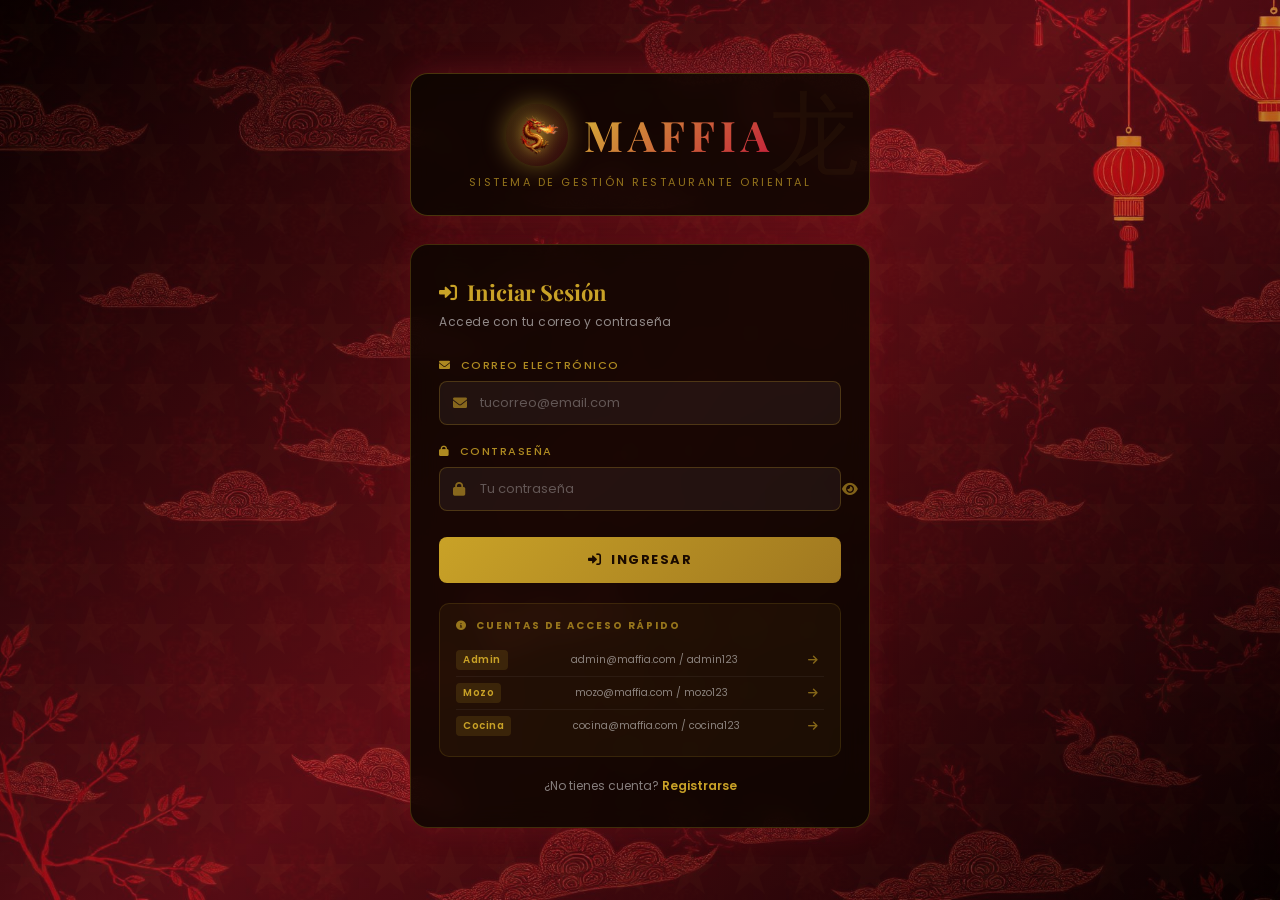
<file: index.html>
<!DOCTYPE html>
<html lang="es">
<head>
    <meta charset="UTF-8">
    <meta name="viewport" content="width=device-width, initial-scale=1.0">
    <title>MAFFIA - Sistema de Gestión Restaurante Oriental</title>
    <link rel="stylesheet" href="styles.css">
    <link href="https://fonts.googleapis.com/css2?family=Playfair+Display:wght@400;600;700&family=Poppins:wght@300;400;500;600&display=swap" rel="stylesheet">
    <link rel="stylesheet" href="https://cdnjs.cloudflare.com/ajax/libs/font-awesome/6.0.0-beta3/css/all.min.css">
    <style>
        .chinese-bg {
            background-image: url('25.jpg');
            background-size: cover;
            background-position: center;
            background-repeat: no-repeat;
            background-attachment: fixed;
            position: fixed;
            top: 0; left: 0;
            width: 100%; height: 100%;
            z-index: -1;
        }

        /* ── Barra de usuario (top) ── */
        .user-bar {
            position: fixed;
            top: 0; right: 0; left: 0;
            height: 52px;
            background: rgba(10, 5, 0, 0.92);
            backdrop-filter: blur(10px);
            border-bottom: 1px solid rgba(201,162,39,0.2);
            display: flex;
            align-items: center;
            justify-content: space-between;
            padding: 0 24px;
            z-index: 9999;
            box-shadow: 0 2px 20px rgba(0,0,0,0.4);
        }

        .user-bar-left {
            display: flex;
            align-items: center;
            gap: 10px;
        }

        .user-bar-logo {
            font-family: 'Playfair Display', serif;
            font-size: 16px;
            letter-spacing: 3px;
            background: linear-gradient(135deg, #d4af37, #c41e3a);
            -webkit-background-clip: text;
            background-clip: text;
            color: transparent;
            font-weight: 700;
        }

        .user-bar-sep {
            width: 1px; height: 20px;
            background: rgba(201,162,39,0.25);
        }

        .user-info {
            display: flex;
            align-items: center;
            gap: 8px;
        }

        .user-avatar {
            width: 30px; height: 30px;
            border-radius: 50%;
            background: linear-gradient(135deg, rgba(201,162,39,0.3), rgba(180,30,50,0.3));
            border: 1px solid rgba(201,162,39,0.4);
            display: flex;
            align-items: center;
            justify-content: center;
            font-size: 12px;
            color: #c9a227;
            font-weight: 700;
        }

        .user-name {
            font-size: 12px;
            color: rgba(245,245,245,0.85);
            font-weight: 500;
        }

        .user-rol-badge {
            background: rgba(201,162,39,0.15);
            border: 1px solid rgba(201,162,39,0.3);
            color: #c9a227;
            font-size: 9px;
            letter-spacing: 1px;
            text-transform: uppercase;
            padding: 2px 8px;
            border-radius: 20px;
            font-weight: 600;
        }

        .btn-logout {
            background: transparent;
            border: 1px solid rgba(196,30,58,0.35);
            color: rgba(255,100,100,0.8);
            padding: 5px 14px;
            border-radius: 20px;
            font-size: 11px;
            cursor: pointer;
            font-family: 'Poppins', sans-serif;
            letter-spacing: 0.5px;
            transition: all 0.25s;
            display: flex;
            align-items: center;
            gap: 6px;
        }

        .btn-logout:hover {
            background: rgba(196,30,58,0.15);
            border-color: rgba(196,30,58,0.6);
            color: #ff6b6b;
        }

        /* Ajuste del container para dejar espacio al user-bar */
        .container {
            padding-top: 72px !important;
        }

        /* ── Tarjetas ocultas por rol ── */
        .nav-card[data-rol-requerido] {
            display: none;
        }
    </style>
</head>
<body>
    <div class="chinese-bg"></div>

    <!-- Barra de usuario -->
    <div class="user-bar">
        <div class="user-bar-left">
            <span class="user-bar-logo">MAFFIA</span>
            <div class="user-bar-sep"></div>
            <div class="user-info">
                <div class="user-avatar" id="userAvatar">?</div>
                <span class="user-name" id="userName">Cargando...</span>
                <span class="user-rol-badge" id="userRol">—</span>
            </div>
        </div>
        <button class="btn-logout" onclick="Auth.cerrarSesion()">
            <i class="fas fa-sign-out-alt"></i> Cerrar sesión
        </button>
    </div>

    <div class="container">
        <header class="header">
            <div class="logo-container">
                <div class="dragon-logo">
                    <img src="e.png" alt="Dragón Realista" class="dragon-img">
                </div>
                <h1>MAFFIA</h1>
            </div>
            <p class="subtitle">Sistema de Gestión Restaurante Oriental</p>
        </header>

        <nav class="main-nav" id="mainNav">
            <!-- Platos: Admin -->
            <a href="platos.html" class="nav-card" data-roles="Administrador">
                <i class="fas fa-utensils"></i>
                <h3>Registro de Platos</h3>
                <p>Gestionar menú y productos</p>
                <div class="nav-glow"></div>
            </a>
            <!-- Pedidos: Admin, Mozo, Cliente -->
            <a href="pedidos.html" class="nav-card" data-roles="Administrador,Mozo,Cliente">
                <i class="fas fa-clipboard-list"></i>
                <h3>Pedidos</h3>
                <p>Crear y gestionar pedidos</p>
                <div class="nav-glow"></div>
            </a>
            <!-- Cocina: Admin, Cocinero -->
            <a href="cocina.html" class="nav-card cocina-card" data-roles="Administrador,Cocinero">
                <i class="fas fa-fire"></i>
                <h3>Control de Cocina</h3>
                <p>Estado de preparación</p>
                <div class="nav-glow"></div>
            </a>
            <!-- Cuenta: Admin, Mozo -->
            <a href="cuenta.html" class="nav-card" data-roles="Administrador,Mozo">
                <i class="fas fa-receipt"></i>
                <h3>Generar Cuenta</h3>
                <p>Facturación final</p>
                <div class="nav-glow"></div>
            </a>
        </nav>

        <div class="dashboard-stats">
            <div class="stat-card">
                <i class="fas fa-drumstick-bite"></i>
                <div class="stat-info">
                    <h4>Platos Activos</h4>
                    <span id="totalPlatos">0</span>
                </div>
            </div>
            <div class="stat-card">
                <i class="fas fa-shopping-cart"></i>
                <div class="stat-info">
                    <h4>Pedidos Activos</h4>
                    <span id="totalPedidos">0</span>
                </div>
            </div>
            <div class="stat-card">
                <i class="fas fa-clock"></i>
                <div class="stat-info">
                    <h4>En Cocina</h4>
                    <span id="enCocina">0</span>
                </div>
            </div>
            <div class="stat-card">
                <i class="fas fa-check-circle"></i>
                <div class="stat-info">
                    <h4>Listos</h4>
                    <span id="listos">0</span>
                </div>
            </div>
        </div>

        <footer class="footer">
            <p>&copy; 2027 MAFFIA Restaurante Oriental - Experiencia Auténtica</p>
        </footer>
    </div>

    <script src="auth.js"></script>
    <script src="app.js"></script>
    <script>
        // ── Proteger página ──
        if (!Auth.estaAutenticado()) {
            window.location.href = 'login.html';
        } else {
            const sesion = Auth.getSesion();

            // Rellenar barra de usuario
            document.getElementById('userName').textContent = sesion.nombre + ' ' + (sesion.apellidos || '');
            document.getElementById('userRol').textContent = sesion.rol;
            document.getElementById('userAvatar').textContent = (sesion.nombre || '?')[0].toUpperCase();

            // Mostrar solo tarjetas permitidas para el rol
            const rol = sesion.rol;
            document.querySelectorAll('.nav-card[data-roles]').forEach(card => {
                const rolesPermitidos = card.getAttribute('data-roles').split(',');
                card.style.display = rolesPermitidos.includes(rol) ? 'block' : 'none';
            });
        }
    </script>
</body>
</html>
</file>
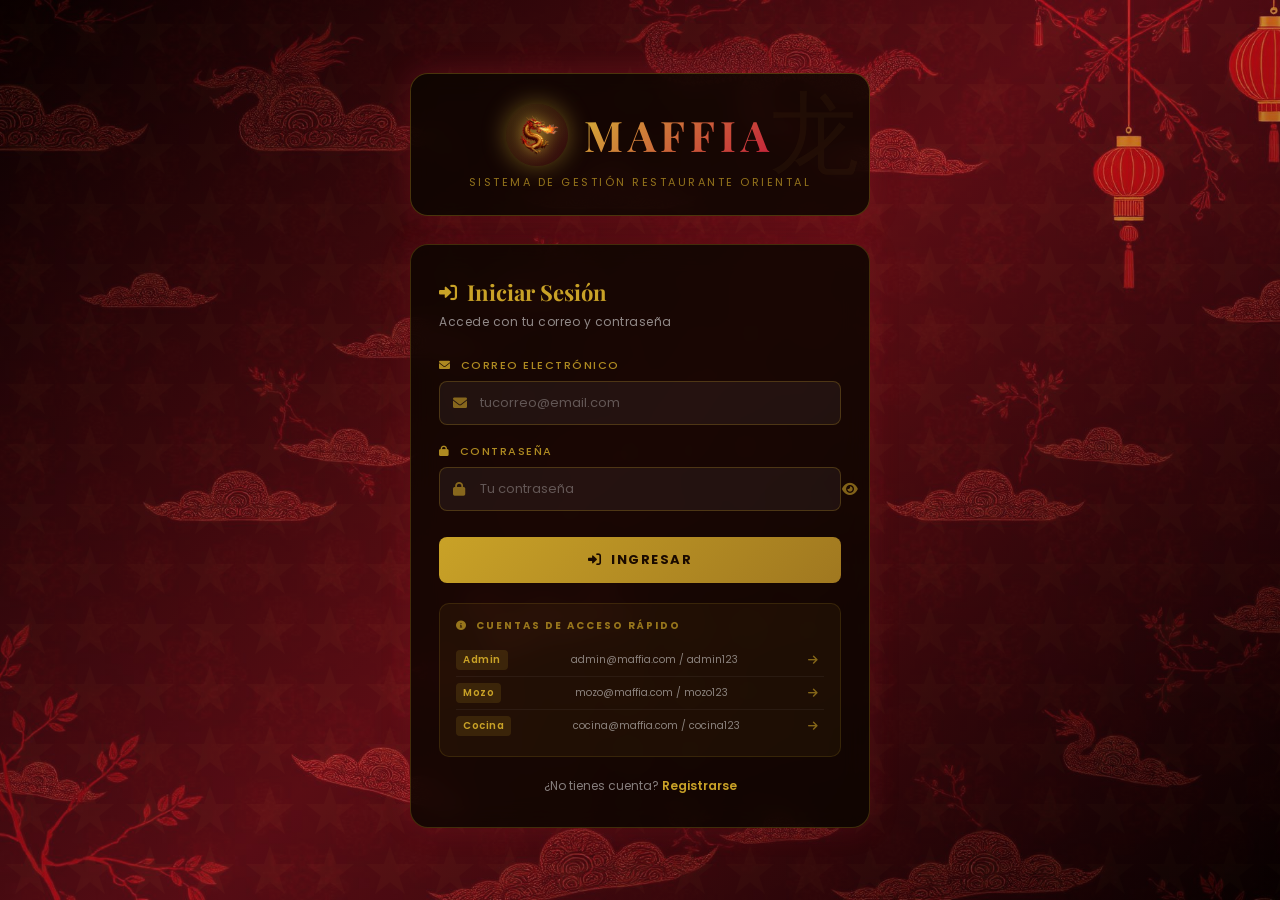
<file: MODULOS/index.html>
<!DOCTYPE html>
<html lang="es">
<head>
    <meta charset="UTF-8">
    <meta name="viewport" content="width=device-width, initial-scale=1.0">
    <title>MAFFIA - Sistema de Gestión Restaurante Oriental</title>
    <link rel="stylesheet" href="styles.css">
    <link href="https://fonts.googleapis.com/css2?family=Playfair+Display:wght@400;600;700&family=Poppins:wght@300;400;500;600&display=swap" rel="stylesheet">
    <link rel="stylesheet" href="https://cdnjs.cloudflare.com/ajax/libs/font-awesome/6.0.0-beta3/css/all.min.css">
    <style>
        .chinese-bg {
            background-image: url('25.jpg');
            background-size: cover;
            background-position: center;
            background-repeat: no-repeat;
            background-attachment: fixed;
            position: fixed;
            top: 0; left: 0;
            width: 100%; height: 100%;
            z-index: -1;
        }

        /* ── Barra de usuario (top) ── */
        .user-bar {
            position: fixed;
            top: 0; right: 0; left: 0;
            height: 52px;
            background: rgba(10, 5, 0, 0.92);
            backdrop-filter: blur(10px);
            border-bottom: 1px solid rgba(201,162,39,0.2);
            display: flex;
            align-items: center;
            justify-content: space-between;
            padding: 0 24px;
            z-index: 9999;
            box-shadow: 0 2px 20px rgba(0,0,0,0.4);
        }

        .user-bar-left {
            display: flex;
            align-items: center;
            gap: 10px;
        }

        .user-bar-logo {
            font-family: 'Playfair Display', serif;
            font-size: 16px;
            letter-spacing: 3px;
            background: linear-gradient(135deg, #d4af37, #c41e3a);
            -webkit-background-clip: text;
            background-clip: text;
            color: transparent;
            font-weight: 700;
        }

        .user-bar-sep {
            width: 1px; height: 20px;
            background: rgba(201,162,39,0.25);
        }

        .user-info {
            display: flex;
            align-items: center;
            gap: 8px;
        }

        .user-avatar {
            width: 30px; height: 30px;
            border-radius: 50%;
            background: linear-gradient(135deg, rgba(201,162,39,0.3), rgba(180,30,50,0.3));
            border: 1px solid rgba(201,162,39,0.4);
            display: flex;
            align-items: center;
            justify-content: center;
            font-size: 12px;
            color: #c9a227;
            font-weight: 700;
        }

        .user-name {
            font-size: 12px;
            color: rgba(245,245,245,0.85);
            font-weight: 500;
        }

        .user-rol-badge {
            background: rgba(201,162,39,0.15);
            border: 1px solid rgba(201,162,39,0.3);
            color: #c9a227;
            font-size: 9px;
            letter-spacing: 1px;
            text-transform: uppercase;
            padding: 2px 8px;
            border-radius: 20px;
            font-weight: 600;
        }

        .btn-logout {
            background: transparent;
            border: 1px solid rgba(196,30,58,0.35);
            color: rgba(255,100,100,0.8);
            padding: 5px 14px;
            border-radius: 20px;
            font-size: 11px;
            cursor: pointer;
            font-family: 'Poppins', sans-serif;
            letter-spacing: 0.5px;
            transition: all 0.25s;
            display: flex;
            align-items: center;
            gap: 6px;
        }

        .btn-logout:hover {
            background: rgba(196,30,58,0.15);
            border-color: rgba(196,30,58,0.6);
            color: #ff6b6b;
        }

        /* Ajuste del container para dejar espacio al user-bar */
        .container {
            padding-top: 72px !important;
        }

        /* ── Tarjetas ocultas por rol ── */
        .nav-card[data-rol-requerido] {
            display: none;
        }
    </style>
</head>
<body>
    <div class="chinese-bg"></div>

    <!-- Barra de usuario -->
    <div class="user-bar">
        <div class="user-bar-left">
            <span class="user-bar-logo">MAFFIA</span>
            <div class="user-bar-sep"></div>
            <div class="user-info">
                <div class="user-avatar" id="userAvatar">?</div>
                <span class="user-name" id="userName">Cargando...</span>
                <span class="user-rol-badge" id="userRol">—</span>
            </div>
        </div>
        <button class="btn-logout" onclick="Auth.cerrarSesion()">
            <i class="fas fa-sign-out-alt"></i> Cerrar sesión
        </button>
    </div>

    <div class="container">
        <header class="header">
            <div class="logo-container">
                <div class="dragon-logo">
                    <img src="e.png" alt="Dragón Realista" class="dragon-img">
                </div>
                <h1>MAFFIA</h1>
            </div>
            <p class="subtitle">Sistema de Gestión Restaurante Oriental</p>
        </header>

        <nav class="main-nav" id="mainNav">
            <!-- Platos: Admin -->
            <a href="platos.html" class="nav-card" data-roles="Administrador">
                <i class="fas fa-utensils"></i>
                <h3>Registro de Platos</h3>
                <p>Gestionar menú y productos</p>
                <div class="nav-glow"></div>
            </a>
            <!-- Pedidos: Admin, Mozo, Cliente -->
            <a href="pedidos.html" class="nav-card" data-roles="Administrador,Mozo,Cliente">
                <i class="fas fa-clipboard-list"></i>
                <h3>Pedidos</h3>
                <p>Crear y gestionar pedidos</p>
                <div class="nav-glow"></div>
            </a>
            <!-- Cocina: Admin, Cocinero -->
            <a href="cocina.html" class="nav-card cocina-card" data-roles="Administrador,Cocinero">
                <i class="fas fa-fire"></i>
                <h3>Control de Cocina</h3>
                <p>Estado de preparación</p>
                <div class="nav-glow"></div>
            </a>
            <!-- Cuenta: Admin, Mozo -->
            <a href="cuenta.html" class="nav-card" data-roles="Administrador,Mozo">
                <i class="fas fa-receipt"></i>
                <h3>Generar Cuenta</h3>
                <p>Facturación final</p>
                <div class="nav-glow"></div>
            </a>
        </nav>

        <div class="dashboard-stats">
            <div class="stat-card">
                <i class="fas fa-drumstick-bite"></i>
                <div class="stat-info">
                    <h4>Platos Activos</h4>
                    <span id="totalPlatos">0</span>
                </div>
            </div>
            <div class="stat-card">
                <i class="fas fa-shopping-cart"></i>
                <div class="stat-info">
                    <h4>Pedidos Activos</h4>
                    <span id="totalPedidos">0</span>
                </div>
            </div>
            <div class="stat-card">
                <i class="fas fa-clock"></i>
                <div class="stat-info">
                    <h4>En Cocina</h4>
                    <span id="enCocina">0</span>
                </div>
            </div>
            <div class="stat-card">
                <i class="fas fa-check-circle"></i>
                <div class="stat-info">
                    <h4>Listos</h4>
                    <span id="listos">0</span>
                </div>
            </div>
        </div>

        <footer class="footer">
            <p>&copy; 2027 MAFFIA Restaurante Oriental - Experiencia Auténtica</p>
        </footer>
    </div>

    <script src="auth.js"></script>
    <script src="app.js"></script>
    <script>
        // ── Proteger página ──
        if (!Auth.estaAutenticado()) {
            window.location.href = 'login.html';
        } else {
            const sesion = Auth.getSesion();

            // Rellenar barra de usuario
            document.getElementById('userName').textContent = sesion.nombre + ' ' + (sesion.apellidos || '');
            document.getElementById('userRol').textContent = sesion.rol;
            document.getElementById('userAvatar').textContent = (sesion.nombre || '?')[0].toUpperCase();

            // Mostrar solo tarjetas permitidas para el rol
            const rol = sesion.rol;
            document.querySelectorAll('.nav-card[data-roles]').forEach(card => {
                const rolesPermitidos = card.getAttribute('data-roles').split(',');
                card.style.display = rolesPermitidos.includes(rol) ? 'block' : 'none';
            });
        }
    </script>
</body>
</html>
</file>
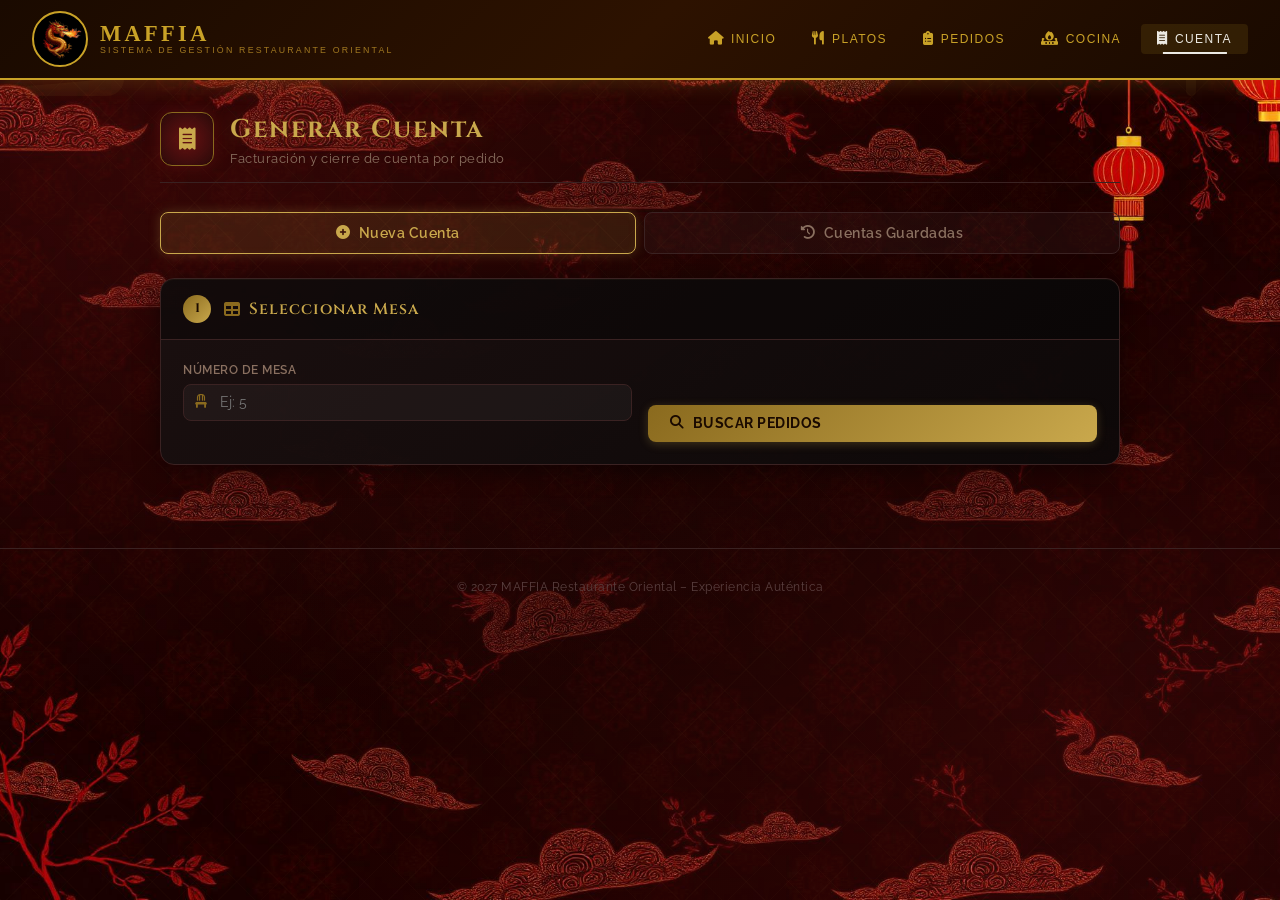
<file: cuenta.html>
<!DOCTYPE html>
<html lang="es">
<head>
    <meta charset="UTF-8">
    <meta name="viewport" content="width=device-width, initial-scale=1.0">
    <title>MAFFIA - Generar Cuenta</title>
    <link rel="stylesheet" href="navbar.css">
    <link rel="stylesheet" href="cuenta.css">
    <link href="https://fonts.googleapis.com/css2?family=Cinzel:wght@400;600;700&family=Raleway:wght@300;400;500;600&display=swap" rel="stylesheet">
    <link rel="stylesheet" href="https://cdnjs.cloudflare.com/ajax/libs/font-awesome/6.5.0/css/all.min.css">
        <style>
        body {
            background-image: url('25.jpg');
            background-size: cover;
            background-position: center;
            background-attachment: fixed;
            background-repeat: no-repeat;
        }
    </style>

</head>
<body>

    <div class="bg-overlay"></div>
    <div class="bg-pattern"></div>
    <div class="corner-deco top-left"><i class="fas fa-dragon"></i></div>
    <div class="corner-deco top-right"><i class="fas fa-torii-gate"></i></div>

    <!-- ===== NAVBAR ===== -->
    <nav class="navbar">
        <a href="index.html" class="navbar-brand">
            <img src="e.png" alt="MAFFIA Logo" class="navbar-logo">
            <div class="navbar-brand-text">
                <span class="brand-name">MAFFIA</span>
                <span class="brand-sub">Sistema de Gestión Restaurante Oriental</span>
            </div>
        </a>
        <ul class="navbar-links">
            <li><a href="index.html"><i class="fas fa-home"></i> <span>Inicio</span></a></li>
            <li><a href="platos.html"><i class="fas fa-utensils"></i> <span>Platos</span></a></li>
            <li><a href="pedidos.html"><i class="fas fa-clipboard-list"></i> <span>Pedidos</span></a></li>
            <li><a href="cocina.html"><i class="fas fa-fire-burner"></i> <span>Cocina</span></a></li>
            <li><a href="cuenta.html" class="active"><i class="fas fa-receipt"></i> <span>Cuenta</span></a></li>
        </ul>
    </nav>
    <!-- ===== END NAVBAR ===== -->

    <main class="main-content">

        <div class="module-title-area">
            <div class="module-icon"><i class="fas fa-receipt"></i></div>
            <div>
                <h2 class="module-title">Generar Cuenta</h2>
                <p class="module-subtitle">Facturación y cierre de cuenta por pedido</p>
            </div>
        </div>

        <!-- TABS -->
        <div class="tab-nav">
            <button class="tab-btn active" data-tab="nueva-cuenta">
                <i class="fas fa-plus-circle"></i> Nueva Cuenta
            </button>
            <button class="tab-btn" data-tab="cuentas-guardadas">
                <i class="fas fa-history"></i> Cuentas Guardadas
            </button>
        </div>

        <!-- ══════════════════════════════════════
             TAB: NUEVA CUENTA
        ══════════════════════════════════════ -->
        <div id="tab-nueva-cuenta" class="tab-content">

            <!-- PASO 1: BUSCAR MESA -->
            <section class="cuenta-card" id="paso-mesa">
                <div class="card-header">
                    <span class="step-badge">1</span>
                    <h3><i class="fas fa-table"></i> Seleccionar Mesa</h3>
                </div>
                <div class="card-body">
                    <div class="form-row">
                        <div class="form-group">
                            <label for="input-mesa">Número de Mesa</label>
                            <div class="input-icon-wrap">
                                <i class="fas fa-chair"></i>
                                <input type="number" id="input-mesa" placeholder="Ej: 5" min="1" max="50">
                            </div>
                            <span class="field-error" id="error-mesa"></span>
                        </div>
                        <div class="form-group btn-group-inline">
                            <button class="btn-primary" id="btn-buscar-mesa">
                                <i class="fas fa-search"></i> Buscar Pedidos
                            </button>
                        </div>
                    </div>
                </div>
            </section>

            <!-- PASO 2: PEDIDOS DE LA MESA (selección individual) -->
            <section class="cuenta-card hidden" id="paso-pedidos">
                <div class="card-header">
                    <span class="step-badge">2</span>
                    <h3><i class="fas fa-clipboard-check"></i> Pedidos Entregados</h3>
                    <span class="mesa-badge" id="label-mesa-seleccionada"></span>
                </div>
                <div class="card-body">
                    <p class="hint-text"><i class="fas fa-info-circle"></i> Seleccione el o los pedidos que desea facturar en esta cuenta.</p>
                    <div id="lista-pedidos-mesa"></div>
                    <span class="field-error" id="error-seleccion"></span>
                    <div class="btn-area" style="margin-top:1rem">
                        <button class="btn-primary" id="btn-generar-resumen">
                            <i class="fas fa-arrow-right"></i> Generar Resumen
                        </button>
                    </div>
                </div>
            </section>

            <!-- PASO 3: RESUMEN Y PAGO -->
            <section class="cuenta-card hidden" id="paso-pago">
                <div class="card-header">
                    <span class="step-badge">3</span>
                    <h3><i class="fas fa-cash-register"></i> Resumen y Pago</h3>
                    <span class="estado-cuenta-badge" id="badge-estado-cuenta">
                        <i class="fas fa-clock"></i> Pendiente de pago
                    </span>
                </div>
                <div class="card-body">

                    <!-- DETALLE DE CONSUMO -->
                    <div class="resumen-consumo">
                        <h4 class="resumen-title"><i class="fas fa-list-alt"></i> Detalle de Consumo</h4>
                        <div id="tabla-resumen-items"></div>

                        <!-- CÁLCULOS -->
                        <div class="calculos-area">
                            <div class="calculo-row">
                                <span>Subtotal</span>
                                <span id="val-subtotal">S/ 0.00</span>
                            </div>

                            <!-- DESCUENTO -->
                            <div class="calculo-row descuento-row">
                                <div class="descuento-toggle">
                                    <label class="switch-label">
                                        <input type="checkbox" id="chk-descuento">
                                        <span class="switch-slider"></span>
                                        Aplicar descuento
                                    </label>
                                </div>
                                <span id="val-descuento" class="descuento-valor">- S/ 0.00</span>
                            </div>
                            <div id="descuento-form" class="descuento-fields hidden">
                                <div class="form-row">
                                    <div class="form-group">
                                        <label>Tipo de descuento</label>
                                        <select id="tipo-descuento">
                                            <option value="monto">Monto fijo (S/)</option>
                                            <option value="porcentaje">Porcentaje (%)</option>
                                        </select>
                                    </div>
                                    <div class="form-group">
                                        <label>Valor del descuento</label>
                                        <input type="number" id="input-descuento" placeholder="0.00" min="0" step="0.01">
                                        <span class="field-error" id="error-descuento"></span>
                                    </div>
                                </div>
                                <div class="form-group">
                                    <label>Justificación del descuento <span class="required">*</span></label>
                                    <textarea id="input-justificacion-desc" placeholder="Explique el motivo del descuento (mínimo 10 caracteres)..." maxlength="200"></textarea>
                                    <span class="field-error" id="error-justificacion-desc"></span>
                                </div>
                            </div>

                            <!-- IGV -->
                            <div class="calculo-row">
                                <label class="switch-label">
                                    <input type="checkbox" id="chk-igv" checked>
                                    <span class="switch-slider"></span>
                                    IGV (18%)
                                </label>
                                <span id="val-igv">S/ 0.00</span>
                            </div>

                            <div class="calculo-divider"></div>
                            <div class="calculo-row total-row">
                                <span><i class="fas fa-coins"></i> TOTAL FINAL</span>
                                <span id="val-total">S/ 0.00</span>
                            </div>
                        </div>
                    </div>

                    <!-- MÉTODO DE PAGO -->
                    <div class="pago-area">
                        <h4 class="resumen-title"><i class="fas fa-wallet"></i> Método de Pago</h4>

                        <div class="metodos-pago">
                            <label class="metodo-option">
                                <input type="radio" name="metodo-pago" value="Efectivo">
                                <span class="metodo-card">
                                    <i class="fas fa-money-bill-wave"></i>
                                    <span>Efectivo</span>
                                </span>
                            </label>
                            <label class="metodo-option">
                                <input type="radio" name="metodo-pago" value="Tarjeta">
                                <span class="metodo-card">
                                    <i class="fas fa-credit-card"></i>
                                    <span>Tarjeta</span>
                                </span>
                            </label>
                            <label class="metodo-option">
                                <input type="radio" name="metodo-pago" value="Yape">
                                <span class="metodo-card">
                                    <i class="fas fa-mobile-alt"></i>
                                    <span>Yape</span>
                                </span>
                            </label>
                            <label class="metodo-option">
                                <input type="radio" name="metodo-pago" value="Plin">
                                <span class="metodo-card">
                                    <i class="fas fa-qrcode"></i>
                                    <span>Plin</span>
                                </span>
                            </label>
                            <label class="metodo-option">
                                <input type="radio" name="metodo-pago" value="Transferencia">
                                <span class="metodo-card">
                                    <i class="fas fa-university"></i>
                                    <span>Transferencia</span>
                                </span>
                            </label>
                        </div>
                        <span class="field-error" id="error-metodo-pago"></span>

                        <!-- CAMPOS: EFECTIVO -->
                        <div id="fields-efectivo" class="pago-fields hidden">
                            <div class="pago-fields-header"><i class="fas fa-money-bill-wave"></i> Datos de pago en efectivo</div>
                            <div class="form-row">
                                <div class="form-group">
                                    <label>Monto recibido (S/)</label>
                                    <div class="input-icon-wrap">
                                        <i class="fas fa-hand-holding-usd"></i>
                                        <input type="number" id="input-monto-recibido" placeholder="0.00" min="0" step="0.01">
                                    </div>
                                    <span class="field-error" id="error-monto-recibido"></span>
                                </div>
                                <div class="form-group">
                                    <label>Vuelto</label>
                                    <div class="input-icon-wrap vuelto-display">
                                        <i class="fas fa-coins"></i>
                                        <input type="text" id="display-vuelto" placeholder="S/ 0.00" readonly>
                                    </div>
                                </div>
                            </div>
                        </div>

                        <!-- CAMPOS: TARJETA -->
                        <div id="fields-tarjeta" class="pago-fields hidden">
                            <div class="pago-fields-header"><i class="fas fa-credit-card"></i> Datos de la tarjeta</div>
                            <div class="form-row">
                                <div class="form-group">
                                    <label>Tipo de tarjeta</label>
                                    <select id="tarjeta-tipo">
                                        <option value="">Seleccione...</option>
                                        <option value="Visa">Visa</option>
                                        <option value="Mastercard">Mastercard</option>
                                        <option value="American Express">American Express</option>
                                        <option value="Débito">Débito</option>
                                    </select>
                                    <span class="field-error" id="error-tarjeta-tipo"></span>
                                </div>
                                <div class="form-group">
                                    <label>Últimos 4 dígitos</label>
                                    <div class="input-icon-wrap">
                                        <i class="fas fa-hashtag"></i>
                                        <input type="text" id="tarjeta-ultimos4" placeholder="Ej: 1234" maxlength="4">
                                    </div>
                                    <span class="field-error" id="error-tarjeta-ultimos4"></span>
                                </div>
                            </div>
                            <div class="form-group">
                                <label>Número de operación / voucher</label>
                                <div class="input-icon-wrap">
                                    <i class="fas fa-file-alt"></i>
                                    <input type="text" id="tarjeta-voucher" placeholder="Ej: OP-20240504-001" maxlength="30">
                                </div>
                                <span class="field-error" id="error-tarjeta-voucher"></span>
                            </div>
                        </div>

                        <!-- 1. CAMPOS: YAPE -->
                        <div id="fields-yape" class="pago-fields hidden">
                            <div class="pago-fields-header"><i class="fas fa-mobile-alt"></i> Registro de Yape</div>
                            <div class="form-row">
                                <div class="form-group">
                                    <label>Nombre del Cliente</label>
                                    <div class="input-icon-wrap">
                                        <i class="fas fa-user"></i>
                                        <input type="text" id="yape-nombre" placeholder="Nombre en captura">
                                    </div>
                                </div>
                                <div class="form-group">
                                    <label>Número de Operación</label>
                                    <div class="input-icon-wrap">
                                        <i class="fas fa-hashtag"></i>
                                        <input type="text" id="yape-codigo" placeholder="Ej: 854210" maxlength="8">
                                    </div>
                                </div>
                            </div>
                        </div>
                    
                        <!-- 2. CAMPOS: PLIN -->
                        <div id="fields-plin" class="pago-fields hidden">
                            <div class="pago-fields-header"><i class="fas fa-qrcode"></i> Registro de Plin</div>
                            <div class="form-row">
                                <div class="form-group">
                                    <label>Celular del Cliente</label>
                                    <div class="input-icon-wrap">
                                        <i class="fas fa-phone"></i>
                                        <input type="text" id="plin-celular" placeholder="987..." maxlength="9">
                                    </div>
                                </div>
                                <div class="form-group">
                                    <label>Número de Operación</label>
                                    <div class="input-icon-wrap">
                                        <i class="fas fa-receipt"></i>
                                        <input type="text" id="plin-codigo" placeholder="Ej: 457812" maxlength="10">
                                    </div>
                                </div>
                            </div>
                        </div>
                    
                        <!-- 3. CAMPOS: TRANSFERENCIA -->
                        <div id="fields-transferencia" class="pago-fields hidden">
                            <div class="pago-fields-header"><i class="fas fa-university"></i> Confirmación Bancaria</div>
                            <div class="form-row">
                                <div class="form-group">
                                    <label>Banco Origen</label>
                                    <select id="transf-banco">
                                        <option value="BCP">BCP</option>
                                        <option value="Interbank">Interbank</option>
                                        <option value="BBVA">BBVA</option>
                                        <option value="Scotiabank">Scotiabank</option>
                                        <option value="Otro">Otro</option>
                                    </select>
                                </div>
                                <div class="form-group">
                                    <label>Nro. Operación</label>
                                    <div class="input-icon-wrap">
                                        <i class="fas fa-file-invoice"></i>
                                        <input type="text" id="transf-operacion" placeholder="Referencia">
                                    </div>
                                </div>
                            </div>
                        </div>

                        <!-- BOTONES -->
                        <div class="btn-area">
                            <button class="btn-secondary" id="btn-cancelar-cuenta">
                                <i class="fas fa-times"></i> Cancelar
                            </button>
                            <button class="btn-primary btn-confirm" id="btn-confirmar-pago">
                                <i class="fas fa-check-circle"></i> Confirmar Pago
                            </button>
                        </div>
                    </div>
                </div>
            </section>
        </div>

        <!-- ══════════════════════════════════════
             TAB: CUENTAS GUARDADAS
        ══════════════════════════════════════ -->
        <div id="tab-cuentas-guardadas" class="tab-content hidden">
            <section class="cuenta-card">
                <div class="card-header">
                    <h3><i class="fas fa-archive"></i> Historial de Facturas</h3>
                    <div class="header-actions">
                        <div class="search-wrap">
                            <i class="fas fa-search"></i>
                            <input type="text" id="buscador-facturas" placeholder="Buscar por mesa o código...">
                        </div>
                        <select id="filtro-estado-factura">
                            <option value="">Todos los estados</option>
                            <option value="Pagada">Pagada</option>
                            <option value="Pendiente de pago">Pendiente de pago</option>
                            <option value="Anulada">Anulada</option>
                        </select>
                    </div>
                </div>
                <div class="card-body">
                    <div id="lista-facturas"></div>
                </div>
            </section>
        </div>

    </main>

    <!-- MODAL: TICKET -->
    <div id="modal-ticket" class="modal-overlay hidden">
        <div class="modal-box">
            <div class="ticket-header">
                <div class="ticket-logo"><i class="fas fa-dragon"></i></div>
                <h3>MAFFIA</h3>
                <p>Restaurante Oriental</p>
                <div class="ticket-line"></div>
            </div>
            <div id="ticket-contenido"></div>
            <div class="ticket-footer">
                <div class="ticket-line"></div>
                <p>¡Gracias por su visita!</p>
                <p class="ticket-slogan">Experiencia Auténtica</p>
            </div>
            <div class="modal-actions">
                <button class="btn-secondary" id="btn-cerrar-ticket">
                    <i class="fas fa-times"></i> Cerrar
                </button>
                <button class="btn-primary" id="btn-imprimir-ticket">
                    <i class="fas fa-print"></i> Imprimir
                </button>
            </div>
        </div>
    </div>

    <!-- MODAL: ANULAR -->
    <div id="modal-anular" class="modal-overlay hidden">
        <div class="modal-box modal-small">
            <div class="modal-header-warn">
                <i class="fas fa-exclamation-triangle"></i>
                <h3>Anular Factura</h3>
            </div>
            <p>¿Está seguro de anular esta factura? Esta acción no se puede deshacer.</p>
            <div class="form-group">
                <label>Motivo de anulación <span class="required">*</span></label>
                <textarea id="input-motivo-anulacion" placeholder="Ingrese el motivo (mínimo 10 caracteres)..." maxlength="200"></textarea>
                <span class="field-error" id="error-motivo-anulacion"></span>
            </div>
            <div class="modal-actions">
                <button class="btn-secondary" id="btn-cancelar-anulacion">Cancelar</button>
                <button class="btn-danger" id="btn-confirmar-anulacion">Anular Factura</button>
            </div>
        </div>
    </div>

    <!-- TOAST -->
    <div id="toast" class="toast hidden">
        <i class="toast-icon fas fa-check-circle"></i>
        <span id="toast-msg"></span>
    </div>

    <footer class="main-footer">
        <p>© 2027 MAFFIA Restaurante Oriental – Experiencia Auténtica</p>
    </footer>

    <script src="cuenta.js"></script>
</body>
</html>
</file>
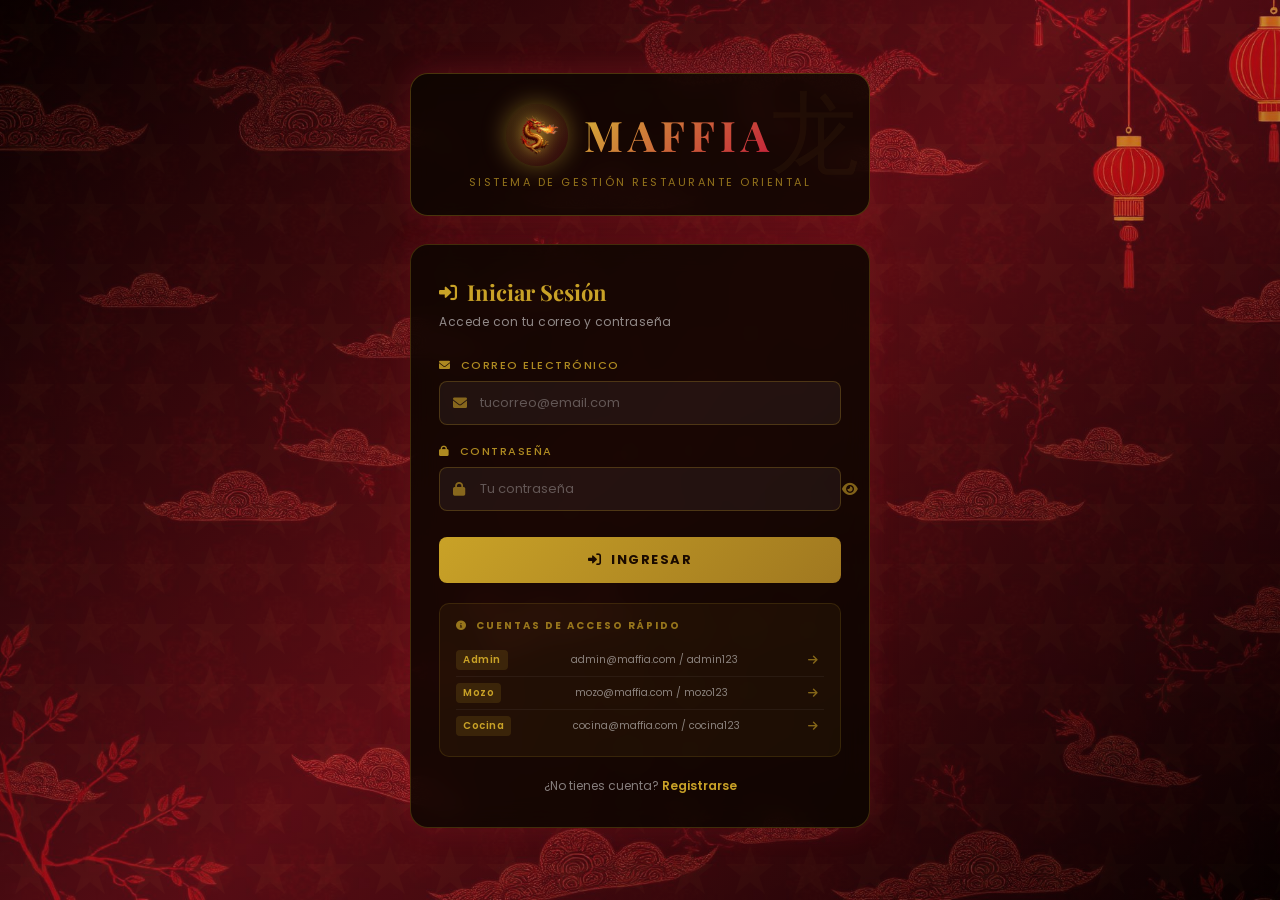
<file: login.html>
<!DOCTYPE html>
<html lang="es">
<head>
    <meta charset="UTF-8">
    <meta name="viewport" content="width=device-width, initial-scale=1.0">
    <title>MAFFIA - Iniciar Sesión</title>
    <link rel="stylesheet" href="styles.css">
    <link href="https://fonts.googleapis.com/css2?family=Playfair+Display:wght@400;600;700&family=Poppins:wght@300;400;500;600&display=swap" rel="stylesheet">
    <link rel="stylesheet" href="https://cdnjs.cloudflare.com/ajax/libs/font-awesome/6.0.0-beta3/css/all.min.css">
    <style>
        .chinese-bg {
            background-image: url('25.jpg');
            background-size: cover;
            background-position: center;
            background-repeat: no-repeat;
            background-attachment: fixed;
            position: fixed;
            top: 0; left: 0;
            width: 100%; height: 100%;
            z-index: -1;
        }

        /* ── Página centrada ── */
        .auth-page {
            min-height: 100vh;
            display: flex;
            align-items: center;
            justify-content: center;
            padding: 20px;
        }

        .auth-wrapper {
            width: 100%;
            max-width: 460px;
            display: flex;
            flex-direction: column;
            gap: 28px;
        }

        /* ── Logo / Header ── */
        .auth-header {
            text-align: center;
            background: rgba(10, 5, 0, 0.82);
            backdrop-filter: blur(12px);
            border: 1px solid rgba(201, 162, 39, 0.3);
            border-radius: 18px;
            padding: 30px 24px 24px;
            box-shadow: 0 0 30px rgba(180, 30, 50, 0.3);
            position: relative;
            overflow: hidden;
        }

        .auth-header::before {
            content: "龙";
            font-size: 90px;
            position: absolute;
            opacity: 0.05;
            right: 10px;
            top: 0;
            font-family: serif;
            color: #c9a227;
        }

        .auth-logo-row {
            display: flex;
            align-items: center;
            justify-content: center;
            gap: 16px;
            margin-bottom: 8px;
        }

        .auth-dragon {
            width: 62px;
            height: 62px;
            border-radius: 50%;
            background: linear-gradient(135deg, rgba(212,175,55,0.2), rgba(180,30,50,0.2));
            display: flex;
            align-items: center;
            justify-content: center;
            box-shadow: 0 0 25px rgba(212, 175, 55, 0.45);
            animation: dragonGlow 3s ease-in-out infinite;
        }

        .auth-dragon img {
            width: 52px;
            height: 52px;
            object-fit: contain;
            filter: drop-shadow(0 0 8px rgba(212,175,55,0.8));
        }

        .auth-brand {
            font-family: 'Playfair Display', serif;
            font-size: 42px;
            font-weight: 700;
            letter-spacing: 5px;
            background: linear-gradient(135deg, #d4af37, #c41e3a);
            -webkit-background-clip: text;
            background-clip: text;
            color: transparent;
        }

        .auth-subtitle {
            font-size: 11px;
            letter-spacing: 2.5px;
            color: rgba(201,162,39,0.7);
            text-transform: uppercase;
            margin-top: 4px;
        }

        /* ── Card de formulario ── */
        .auth-card {
            background: rgba(10, 5, 0, 0.82);
            backdrop-filter: blur(12px);
            border: 1px solid rgba(201, 162, 39, 0.25);
            border-radius: 18px;
            padding: 32px 28px;
            box-shadow: 0 0 30px rgba(180, 30, 50, 0.2);
        }

        .auth-card-title {
            font-family: 'Playfair Display', serif;
            font-size: 22px;
            color: #c9a227;
            margin-bottom: 6px;
            display: flex;
            align-items: center;
            gap: 10px;
        }

        .auth-card-title i {
            font-size: 18px;
        }

        .auth-card-desc {
            font-size: 12px;
            color: rgba(245,245,245,0.55);
            margin-bottom: 26px;
            letter-spacing: 0.5px;
        }

        /* ── Inputs ── */
        .auth-field {
            margin-bottom: 18px;
        }

        .auth-field label {
            display: block;
            font-size: 11px;
            letter-spacing: 1.5px;
            text-transform: uppercase;
            color: rgba(201,162,39,0.85);
            margin-bottom: 7px;
            font-weight: 500;
        }

        .auth-input-wrap {
            position: relative;
        }

        .auth-input-wrap i {
            position: absolute;
            left: 14px;
            top: 50%;
            transform: translateY(-50%);
            color: rgba(201,162,39,0.6);
            font-size: 14px;
            pointer-events: none;
        }

        .auth-input-wrap input {
            width: 100%;
            background: rgba(255,255,255,0.05);
            border: 1px solid rgba(201,162,39,0.25);
            border-radius: 8px;
            padding: 11px 40px 11px 40px;
            color: #f5f5f5;
            font-family: 'Poppins', sans-serif;
            font-size: 13px;
            transition: border-color 0.25s, box-shadow 0.25s;
            outline: none;
        }

        .auth-input-wrap input:focus {
            border-color: #c9a227;
            box-shadow: 0 0 12px rgba(201,162,39,0.2);
            background: rgba(255,255,255,0.08);
        }

        .auth-input-wrap input::placeholder {
            color: rgba(245,245,245,0.3);
        }

        /* Toggle contraseña */
        .toggle-pass {
            position: absolute;
            right: 13px;
            top: 50%;
            transform: translateY(-50%);
            background: none;
            border: none;
            color: rgba(201,162,39,0.5);
            cursor: pointer;
            font-size: 14px;
            padding: 0;
            transition: color 0.2s;
        }

        .toggle-pass:hover { color: #c9a227; }

        /* ── Botón principal ── */
        .btn-auth {
            width: 100%;
            padding: 13px;
            background: linear-gradient(135deg, #c9a227, #a07820);
            border: none;
            border-radius: 8px;
            color: #1a0a00;
            font-family: 'Poppins', sans-serif;
            font-size: 13px;
            font-weight: 700;
            letter-spacing: 1.5px;
            text-transform: uppercase;
            cursor: pointer;
            transition: all 0.3s;
            margin-top: 8px;
            position: relative;
            overflow: hidden;
        }

        .btn-auth::before {
            content: '';
            position: absolute;
            top: 0; left: -100%;
            width: 100%; height: 100%;
            background: linear-gradient(90deg, transparent, rgba(255,255,255,0.2), transparent);
            transition: left 0.5s;
        }

        .btn-auth:hover::before { left: 100%; }

        .btn-auth:hover {
            background: linear-gradient(135deg, #e3bb38, #c9a227);
            box-shadow: 0 5px 20px rgba(201,162,39,0.4);
            transform: translateY(-2px);
        }

        .btn-auth:active { transform: translateY(0); }

        .btn-auth:disabled {
            opacity: 0.6;
            cursor: not-allowed;
            transform: none;
        }

        /* ── Link cambiar entre login/registro ── */
        .auth-switch {
            text-align: center;
            font-size: 12px;
            color: rgba(245,245,245,0.5);
            margin-top: 20px;
        }

        .auth-switch a {
            color: #c9a227;
            text-decoration: none;
            font-weight: 600;
            transition: color 0.2s;
        }

        .auth-switch a:hover { color: #e3bb38; text-decoration: underline; }

        /* ── Mensaje de error / éxito ── */
        .auth-msg {
            padding: 11px 14px;
            border-radius: 7px;
            font-size: 12px;
            display: none;
            align-items: center;
            gap: 8px;
            margin-bottom: 16px;
            font-weight: 500;
        }

        .auth-msg.error {
            display: flex;
            background: rgba(196,30,58,0.15);
            border: 1px solid rgba(196,30,58,0.4);
            color: #ff6b6b;
        }

        .auth-msg.success {
            display: flex;
            background: rgba(76,175,80,0.12);
            border: 1px solid rgba(76,175,80,0.35);
            color: #81c784;
        }

        /* ── Cuentas de demo ── */
        .demo-accounts {
            background: rgba(201,162,39,0.06);
            border: 1px solid rgba(201,162,39,0.15);
            border-radius: 10px;
            padding: 14px 16px;
            margin-top: 20px;
        }

        .demo-accounts h5 {
            font-size: 10px;
            letter-spacing: 2px;
            text-transform: uppercase;
            color: rgba(201,162,39,0.7);
            margin-bottom: 10px;
        }

        .demo-item {
            display: flex;
            justify-content: space-between;
            align-items: center;
            padding: 6px 0;
            border-bottom: 1px solid rgba(255,255,255,0.05);
            font-size: 11px;
        }

        .demo-item:last-child { border-bottom: none; }

        .demo-rol {
            background: rgba(201,162,39,0.15);
            color: #c9a227;
            border-radius: 4px;
            padding: 2px 7px;
            font-size: 10px;
            font-weight: 600;
            letter-spacing: 0.5px;
        }

        .demo-creds {
            color: rgba(245,245,245,0.5);
            font-size: 10px;
        }

        .demo-btn-fill {
            background: none;
            border: none;
            color: rgba(201,162,39,0.6);
            cursor: pointer;
            font-size: 11px;
            padding: 2px 6px;
            border-radius: 4px;
            transition: all 0.2s;
        }

        .demo-btn-fill:hover {
            background: rgba(201,162,39,0.1);
            color: #c9a227;
        }

        /* ── Loading spinner ── */
        .spinner {
            display: inline-block;
            width: 14px;
            height: 14px;
            border: 2px solid rgba(26,10,0,0.4);
            border-top-color: #1a0a00;
            border-radius: 50%;
            animation: spin 0.7s linear infinite;
            vertical-align: middle;
            margin-right: 6px;
        }

        @keyframes spin { to { transform: rotate(360deg); } }
        @keyframes dragonGlow {
            0%, 100% { box-shadow: 0 0 15px rgba(212,175,55,0.3); }
            50% { box-shadow: 0 0 35px rgba(212,175,55,0.8); }
        }
    </style>
</head>
<body>
    <div class="chinese-bg"></div>

    <div class="auth-page">
        <div class="auth-wrapper">

            <!-- Header Logo -->
            <div class="auth-header">
                <div class="auth-logo-row">
                    <div class="auth-dragon">
                        <img src="e.png" alt="Dragon MAFFIA">
                    </div>
                    <span class="auth-brand">MAFFIA</span>
                </div>
                <p class="auth-subtitle">Sistema de Gestión Restaurante Oriental</p>
            </div>

            <!-- Card Login -->
            <div class="auth-card">
                <h2 class="auth-card-title">
                    <i class="fas fa-sign-in-alt"></i> Iniciar Sesión
                </h2>
                <p class="auth-card-desc">Accede con tu correo y contraseña</p>

                <!-- Mensaje error/éxito -->
                <div class="auth-msg" id="loginMsg"></div>

                <!-- Formulario -->
                <div class="auth-field">
                    <label for="loginCorreo"><i class="fas fa-envelope"></i> &nbsp;Correo electrónico</label>
                    <div class="auth-input-wrap">
                        <i class="fas fa-envelope"></i>
                        <input type="email" id="loginCorreo" placeholder="tucorreo@email.com" autocomplete="email">
                    </div>
                </div>

                <div class="auth-field">
                    <label for="loginPass"><i class="fas fa-lock"></i> &nbsp;Contraseña</label>
                    <div class="auth-input-wrap">
                        <i class="fas fa-lock"></i>
                        <input type="password" id="loginPass" placeholder="Tu contraseña" autocomplete="current-password">
                        <button class="toggle-pass" onclick="togglePass('loginPass', this)" type="button">
                            <i class="fas fa-eye"></i>
                        </button>
                    </div>
                </div>

                <button class="btn-auth" id="btnLogin" onclick="iniciarSesion()">
                    <i class="fas fa-sign-in-alt"></i> &nbsp;Ingresar
                </button>

                <!-- Cuentas demo -->
                <div class="demo-accounts">
                    <h5><i class="fas fa-info-circle"></i> &nbsp;Cuentas de acceso rápido</h5>
                    <div class="demo-item">
                        <span class="demo-rol">Admin</span>
                        <span class="demo-creds">admin@maffia.com / admin123</span>
                        <button class="demo-btn-fill" onclick="fillDemo('admin@maffia.com','admin123')">
                            <i class="fas fa-arrow-right"></i>
                        </button>
                    </div>
                    <div class="demo-item">
                        <span class="demo-rol">Mozo</span>
                        <span class="demo-creds">mozo@maffia.com / mozo123</span>
                        <button class="demo-btn-fill" onclick="fillDemo('mozo@maffia.com','mozo123')">
                            <i class="fas fa-arrow-right"></i>
                        </button>
                    </div>
                    <div class="demo-item">
                        <span class="demo-rol">Cocina</span>
                        <span class="demo-creds">cocina@maffia.com / cocina123</span>
                        <button class="demo-btn-fill" onclick="fillDemo('cocina@maffia.com','cocina123')">
                            <i class="fas fa-arrow-right"></i>
                        </button>
                    </div>
                </div>

                <div class="auth-switch">
                    ¿No tienes cuenta? <a href="registro.html">Registrarse</a>
                </div>
            </div>

        </div>
    </div>

    <script src="auth.js"></script>
    <script>
        // Si ya hay sesión activa, redirigir
        if (Auth.estaAutenticado()) {
            window.location.href = 'index.html';
        }

        function mostrarMsg(id, texto, tipo) {
            const el = document.getElementById(id);
            el.className = 'auth-msg ' + tipo;
            el.innerHTML = `<i class="fas fa-${tipo === 'error' ? 'exclamation-circle' : 'check-circle'}"></i> ${texto}`;
        }

        function togglePass(inputId, btn) {
            const input = document.getElementById(inputId);
            const icon = btn.querySelector('i');
            if (input.type === 'password') {
                input.type = 'text';
                icon.className = 'fas fa-eye-slash';
            } else {
                input.type = 'password';
                icon.className = 'fas fa-eye';
            }
        }

        function fillDemo(correo, pass) {
            document.getElementById('loginCorreo').value = correo;
            document.getElementById('loginPass').value = pass;
            document.getElementById('loginMsg').className = 'auth-msg';
        }

        function iniciarSesion() {
            const correo = document.getElementById('loginCorreo').value.trim();
            const pass = document.getElementById('loginPass').value;
            const btn = document.getElementById('btnLogin');

            if (!correo || !pass) {
                mostrarMsg('loginMsg', 'Por favor completa todos los campos.', 'error');
                return;
            }

            // Loading
            btn.disabled = true;
            btn.innerHTML = '<span class="spinner"></span> Verificando...';

            setTimeout(() => {
                const usuario = Auth.buscarPorCorreo(correo);

                if (!usuario) {
                    mostrarMsg('loginMsg', 'Correo no registrado en el sistema.', 'error');
                    btn.disabled = false;
                    btn.innerHTML = '<i class="fas fa-sign-in-alt"></i> &nbsp;Ingresar';
                    return;
                }

                if (usuario.estado === 'Pendiente') {
                    mostrarMsg('loginMsg', 'Tu cuenta está pendiente de verificación. Revisa tu correo.', 'error');
                    btn.disabled = false;
                    btn.innerHTML = '<i class="fas fa-sign-in-alt"></i> &nbsp;Ingresar';
                    return;
                }

                if (btoa(pass) !== usuario.contrasena) {
                    mostrarMsg('loginMsg', 'Contraseña incorrecta. Inténtalo de nuevo.', 'error');
                    btn.disabled = false;
                    btn.innerHTML = '<i class="fas fa-sign-in-alt"></i> &nbsp;Ingresar';
                    return;
                }

                // Éxito
                mostrarMsg('loginMsg', `Bienvenido, ${usuario.nombre}! Redirigiendo...`, 'success');
                Auth.setSesion(usuario);

                setTimeout(() => {
                    window.location.href = 'index.html';
                }, 1000);

            }, 700);
        }

        // Enter para login
        document.addEventListener('keydown', e => {
            if (e.key === 'Enter') iniciarSesion();
        });
    </script>
</body>
</html>
</file>
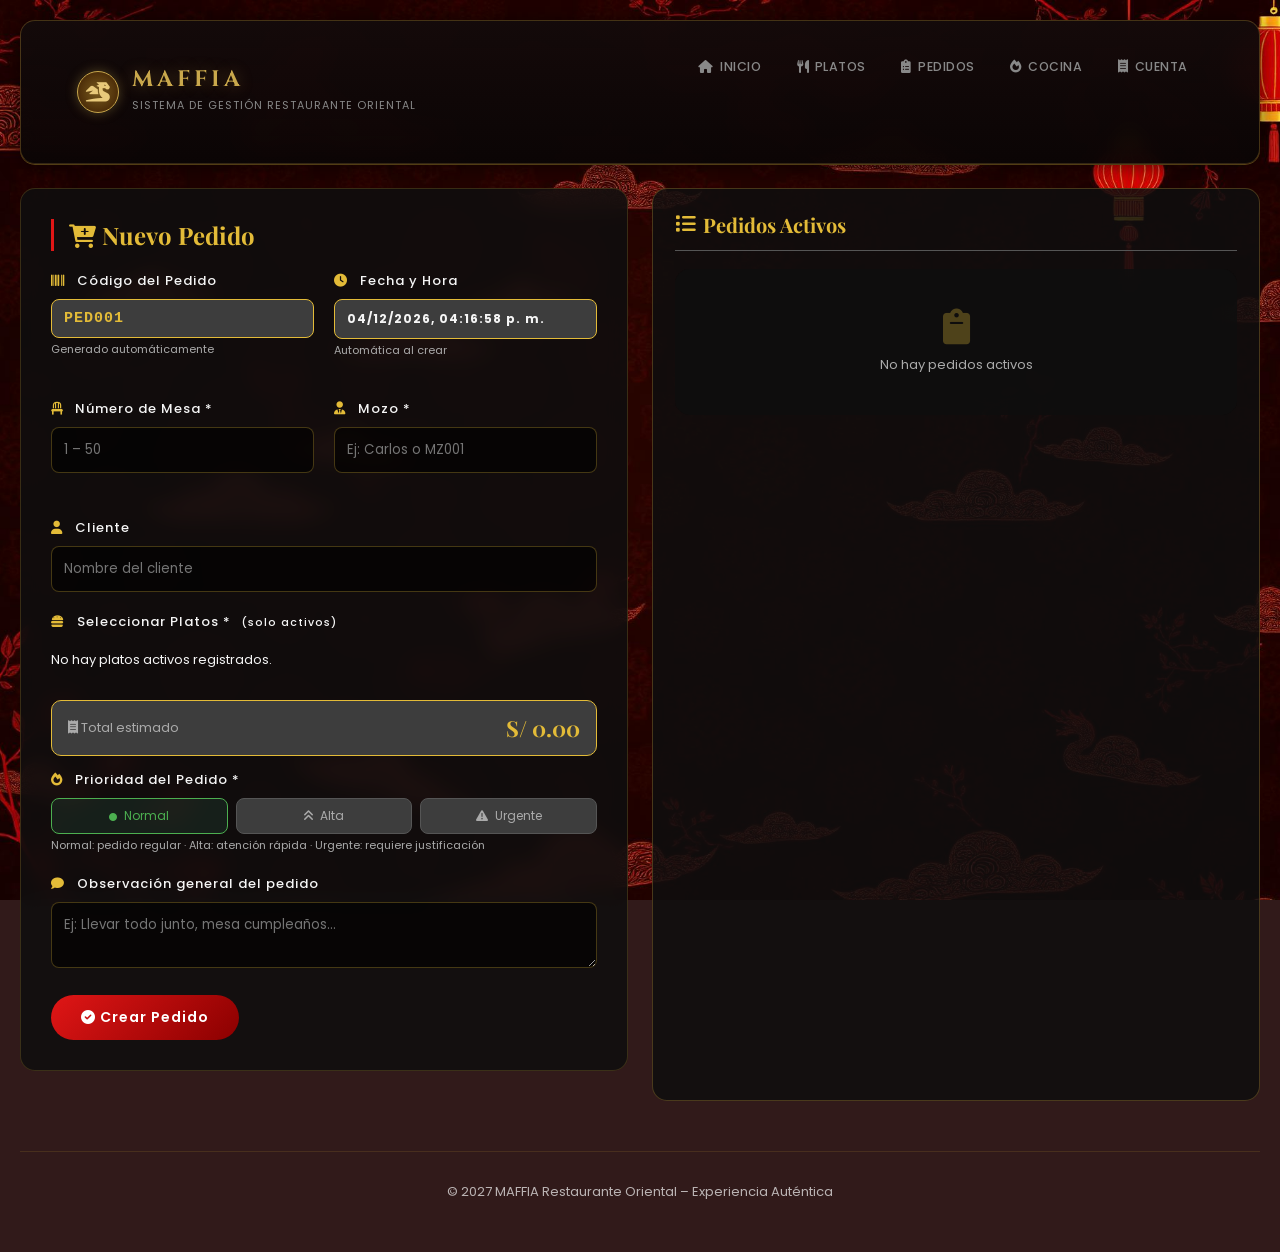
<file: pedidos.html>
<!DOCTYPE html>
<html lang="es">
<head>
    <meta charset="UTF-8">
    <meta name="viewport" content="width=device-width, initial-scale=1.0">
    <title>MAFFIA-Pedidos</title>
  <link href="https://fonts.googleapis.com/css2?family=Cinzel:wght@400;700&family=Playfair+Display:wght@400;600;700&family=Poppins:wght@300;400;500;600&display=swap" rel="stylesheet">  
    <link rel="stylesheet" href="https://cdnjs.cloudflare.com/ajax/libs/font-awesome/6.0.0-beta3/css/all.min.css">
    <link rel="stylesheet" href="styles.css">
    <link rel="stylesheet" href="pedidos.css">
    <style>
        body {
            background-image: url('[data-uri]');
            background-size: cover;
            background-position: center center;
            background-repeat: no-repeat;
            background-attachment: fixed;
        }
    </style>
</head>
<body>
<div class="container">

    <header class="main-header">
        <div class="header-content">
            <div class="logo-area">
                <div class="logo-icon"><i class="fas fa-dragon"></i></div>
                <div class="logo-text">
                    <h1>MAFFIA</h1>
                    <span>Sistema de Gestión Restaurante Oriental</span>
                </div>
            </div>
            <nav class="main-nav">
                <a href="index.html"><i class="fas fa-home"></i> Inicio</a>
                <a href="platos.html"><i class="fas fa-utensils"></i> Platos</a>
                <a href="pedidos.html"><i class="fas fa-clipboard-list"></i> Pedidos</a>
                <a href="cocina.html"><i class="fas fa-fire"></i></i> Cocina</a>
                <a href="cuenta.html"><i class="fas fa-receipt"></i> Cuenta</a>
            </nav>
        </div>
    </header>

    <div class="module-content">

        <!-- ====== FORMULARIO ====== -->
        <div class="form-container">
            <h2><i class="fas fa-cart-plus"></i> Nuevo Pedido</h2>
            <form id="pedidoForm" novalidate>

                <!-- Código del pedido -->
                <div class="form-row">
                    <div class="form-group">
                        <label><i class="fas fa-barcode"></i> Código del Pedido</label>
                        <div class="codigo-display" id="codigoPedido">PED001</div>
                        <small class="field-info">Generado automáticamente</small>
                    </div>
                    <div class="form-group">
                        <label><i class="fas fa-clock"></i> Fecha y Hora</label>
                        <div class="codigo-display" id="fechaHora" style="font-family:'Poppins',sans-serif;font-size:12px;color:var(--text);">—</div>
                        <small class="field-info">Automática al crear</small>
                    </div>
                </div>

                <!-- Mesa y Mozo -->
                <div class="form-row">
                    <div class="form-group">
                        <label><i class="fas fa-chair"></i> Número de Mesa *</label>
                        <input type="number" id="mesa" min="1" max="50" placeholder="1 – 50">
                        <small class="error-message" id="mesaError"></small>
                    </div>
                    <div class="form-group">
                        <label><i class="fas fa-user-tie"></i> Mozo *</label>
                        <input type="text" id="mozo" placeholder="Ej: Carlos o MZ001">
                        <small class="error-message" id="mozoError"></small>
                    </div>
                </div>

                <!-- Cliente -->
                <div class="form-group">
                    <label><i class="fas fa-user"></i> Cliente</label>
                    <input type="text" id="cliente" placeholder="Nombre del cliente">
                </div>

                <!-- Platos -->
                <div class="form-group">
                    <label><i class="fas fa-hamburger"></i> Seleccionar Platos * <small style="color:var(--green);margin-left:6px;">(solo activos)</small></label>
                    <div id="platosDisponibles" class="platos-selector"></div>
                    <small class="error-message" id="platosError"></small>
                </div>

                <!-- Total -->
                <div class="total-bar">
                    <span class="label"><i class="fas fa-receipt"></i> Total estimado</span>
                    <span class="amount" id="totalDisplay">S/ 0.00</span>
                </div>

                <!-- Prioridad -->
                <div class="form-group">
                    <label><i class="fas fa-fire"></i> Prioridad del Pedido *</label>
                    <div class="prioridad-options">
                        <button type="button" class="prio-btn active-normal" data-prio="normal" onclick="setPrioridad(this)">
                            <i class="fas fa-circle" style="font-size:8px;margin-right:4px;"></i> Normal
                        </button>
                        <button type="button" class="prio-btn" data-prio="alta" onclick="setPrioridad(this)">
                            <i class="fas fa-angle-double-up" style="margin-right:4px;"></i> Alta
                        </button>
                        <button type="button" class="prio-btn" data-prio="urgente" onclick="setPrioridad(this)">
                            <i class="fas fa-exclamation-triangle" style="margin-right:4px;"></i> Urgente
                        </button>
                    </div>
                    <small class="field-info">Normal: pedido regular · Alta: atención rápida · Urgente: requiere justificación</small>
                    <small class="error-message" id="prioError"></small>

                    <div class="justificacion-urgente" id="justificacionBlock">
                        <label style="margin-top:8px;display:flex;align-items:center;gap:5px;"><i class="fas fa-exclamation-circle" style="color:var(--red);"></i> Justificación urgente *</label>
                        <select id="justificacionSelect" style="margin-bottom:6px;">
                            <option value="">-- Seleccione motivo --</option>
                            <option value="Demora previa en el servicio">Demora previa en el servicio</option>
                            <option value="Cliente VIP o solicitud especial">Cliente VIP o solicitud especial</option>
                            <option value="Reclamo o queja del cliente">Reclamo o queja del cliente</option>
                            <option value="Alergia o restricción médica">Alergia o restricción médica</option>
                            <option value="Evento o celebración especial">Evento o celebración especial</option>
                            <option value="Otro">Otro (detallar abajo)</option>
                        </select>
                        <textarea id="justificacionTexto" rows="2" placeholder="Describa la situación (mín. 10 caracteres)..." style="resize:vertical;"></textarea>
                        <small class="error-message" id="justError"></small>
                    </div>
                </div>

                <!-- Observación general -->
                <div class="form-group">
                    <label><i class="fas fa-comment"></i> Observación general del pedido</label>
                    <textarea id="observaciones" rows="2" placeholder="Ej: Llevar todo junto, mesa cumpleaños..."></textarea>
                </div>

                <button type="submit" class="btn-primary"><i class="fas fa-check-circle"></i> Crear Pedido</button>
            </form>
        </div>

        <!-- ====== LISTA PEDIDOS ====== -->
        <div class="list-container">
            <h3><i class="fas fa-list"></i> Pedidos Activos</h3>
            <div id="pedidosList"></div>
        </div>
    </div>

    <footer class="footer">
        <p>© 2027 MAFFIA Restaurante Oriental – Experiencia Auténtica</p>
    </footer>
</div>

<script src="pedidos.js"></script>
</body>
</html>
</file>
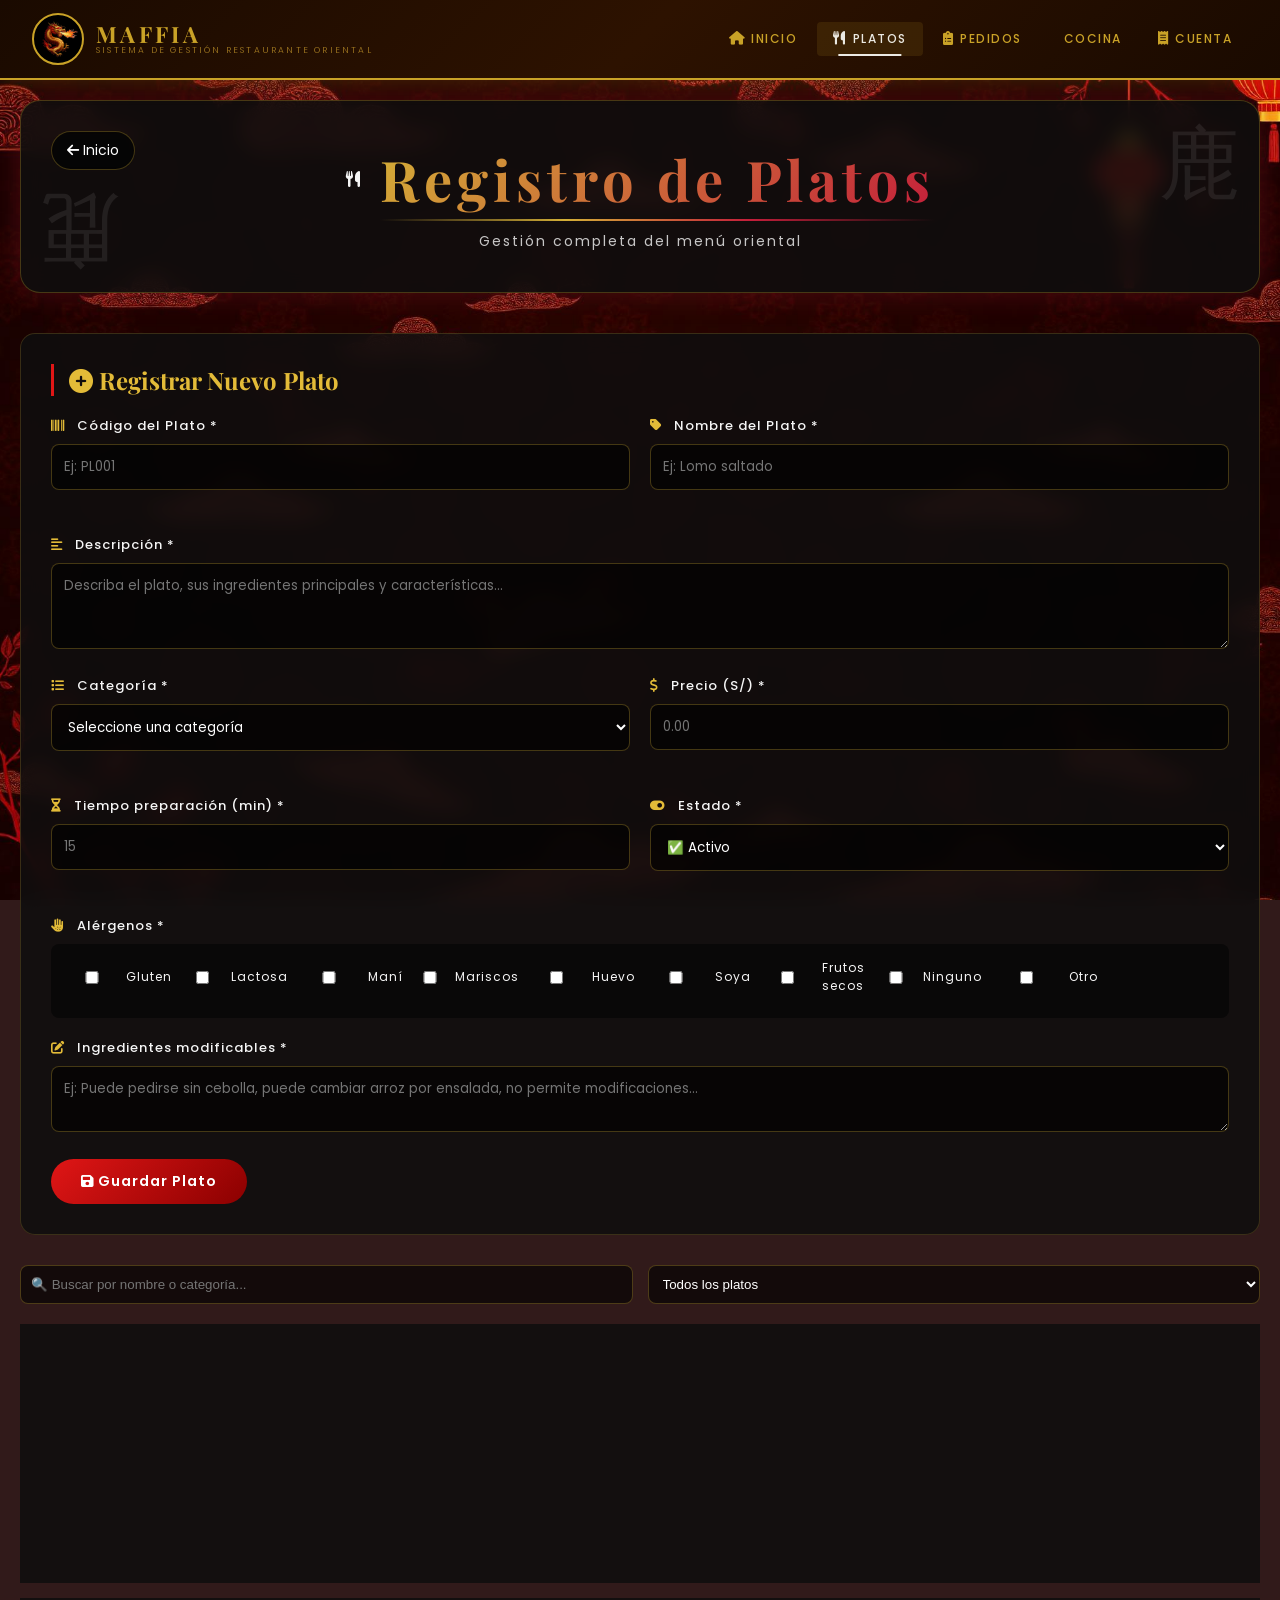
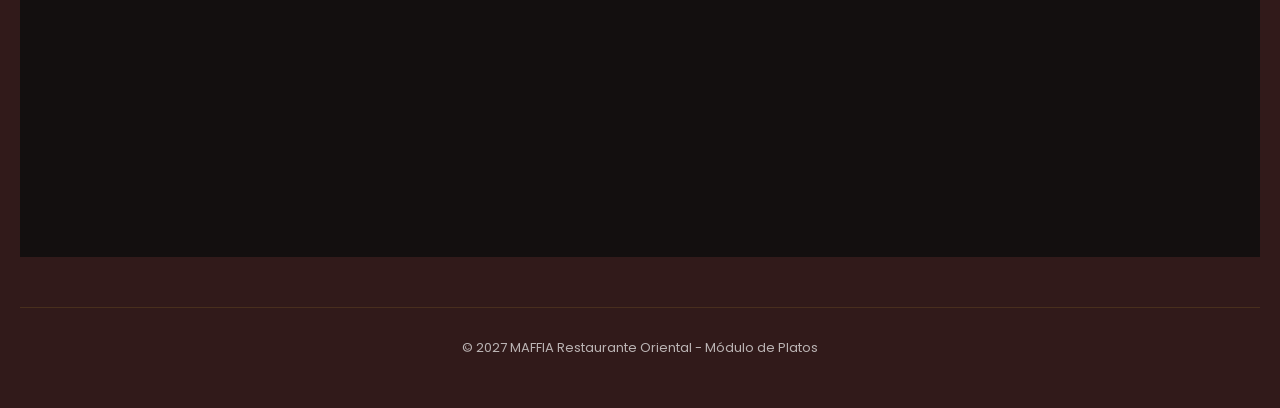
<file: platos.html>
<!DOCTYPE html>
<html lang="es">
<head>
    <meta charset="UTF-8">
    <meta name="viewport" content="width=device-width, initial-scale=1.0">
    <title>Registro de Platos - Walok</title>
    <link rel="stylesheet" href="styles.css">
    <link rel="stylesheet" href="navbar.css">
    <style>
        body {
            background-image: url('25.jpg');
            background-size: cover;
            background-position: center;
            background-attachment: fixed;
            background-repeat: no-repeat;
        }
    </style>
    <link href="https://fonts.googleapis.com/css2?family=Playfair+Display:wght@400;600;700&family=Poppins:wght@300;400;500;600&display=swap" rel="stylesheet">
    <link rel="stylesheet" href="https://cdnjs.cloudflare.com/ajax/libs/font-awesome/6.0.0-beta3/css/all.min.css">
</head>
<body>

    <!-- ===== NAVBAR ===== -->
    <nav class="navbar">
        <a href="index.html" class="navbar-brand">
            <img src="e.png" alt="MAFFIA Logo" class="navbar-logo">
            <div class="navbar-brand-text">
                <span class="brand-name">MAFFIA</span>
                <span class="brand-sub">Sistema de Gestión Restaurante Oriental</span>
            </div>
        </a>
        <ul class="navbar-links">
            <li><a href="index.html"><i class="fas fa-home"></i> <span>Inicio</span></a></li>
            <li><a href="platos.html" class="active"><i class="fas fa-utensils"></i> <span>Platos</span></a></li>
            <li><a href="pedidos.html"><i class="fas fa-clipboard-list"></i> <span>Pedidos</span></a></li>
            <li><a href="cocina.html"><i class="fas fa-fire-burner"></i> <span>Cocina</span></a></li>
            <li><a href="cuenta.html"><i class="fas fa-receipt"></i> <span>Cuenta</span></a></li>
        </ul>
    </nav>
    <!-- ===== END NAVBAR ===== -->

    <div class="container">
        <header class="header">
            <a href="index.html" class="back-btn"><i class="fas fa-arrow-left"></i> Inicio</a>
            <div class="logo-container">
                <i class="fas fa-utensils"></i>
                <h1>Registro de Platos</h1>
            </div>
            <p class="subtitle">Gestión completa del menú oriental</p>
        </header>

        <div class="module-content">
            <!-- Formulario de registro -->
            <div class="form-container">
                <h2><i class="fas fa-plus-circle"></i> Registrar Nuevo Plato</h2>
                <form id="platoForm">
                    <div class="form-row">
                        <div class="form-group">
                            <label><i class="fas fa-barcode"></i> Código del Plato *</label>
                            <input type="text" id="codigo" placeholder="Ej: PL001" maxlength="10">
                            <small class="error-message" id="codigoError"></small>
                        </div>
                        <div class="form-group">
                            <label><i class="fas fa-tag"></i> Nombre del Plato *</label>
                            <input type="text" id="nombre" placeholder="Ej: Lomo saltado" maxlength="60">
                            <small class="error-message" id="nombreError"></small>
                        </div>
                    </div>

                    <div class="form-group">
                        <label><i class="fas fa-align-left"></i> Descripción *</label>
                        <textarea id="descripcion" rows="3" placeholder="Describa el plato, sus ingredientes principales y características..."></textarea>
                        <small class="error-message" id="descripcionError"></small>
                    </div>

                    <div class="form-row">
                        <div class="form-group">
                            <label><i class="fas fa-list"></i> Categoría *</label>
                            <select id="categoria">
                                <option value="">Seleccione una categoría</option>
                                <option value="Entrada">🥢 Entrada</option>
                                <option value="Plato de fondo">🍚 Plato de fondo</option>
                                <option value="Postre">🍡 Postre</option>
                                <option value="Bebida">🍵 Bebida</option>
                                <option value="Menú ejecutivo">🥡 Menú ejecutivo</option>
                                <option value="Especial de la casa">🐉 Especial de la casa</option>
                            </select>
                            <small class="error-message" id="categoriaError"></small>
                        </div>
                        <div class="form-group">
                            <label><i class="fas fa-dollar-sign"></i> Precio (S/) *</label>
                            <input type="number" id="precio" step="0.01" placeholder="0.00">
                            <small class="error-message" id="precioError"></small>
                        </div>
                    </div>

                    <div class="form-row">
                        <div class="form-group">
                            <label><i class="fas fa-hourglass-half"></i> Tiempo preparación (min) *</label>
                            <input type="number" id="tiempo" placeholder="15">
                            <small class="error-message" id="tiempoError"></small>
                        </div>
                        <div class="form-group">
                            <label><i class="fas fa-toggle-on"></i> Estado *</label>
                            <select id="estado">
                                <option value="Activo">✅ Activo</option>
                                <option value="Inactivo">❌ Inactivo</option>
                            </select>
                            <small class="error-message" id="estadoError"></small>
                        </div>
                    </div>

                    <div class="form-group">
                        <label><i class="fas fa-allergies"></i> Alérgenos *</label>
                        <div class="alergenos-group">
                            <label><input type="checkbox" class="alergeno" value="Gluten"> Gluten</label>
                            <label><input type="checkbox" class="alergeno" value="Lactosa"> Lactosa</label>
                            <label><input type="checkbox" class="alergeno" value="Maní"> Maní</label>
                            <label><input type="checkbox" class="alergeno" value="Mariscos"> Mariscos</label>
                            <label><input type="checkbox" class="alergeno" value="Huevo"> Huevo</label>
                            <label><input type="checkbox" class="alergeno" value="Soya"> Soya</label>
                            <label><input type="checkbox" class="alergeno" value="Frutos secos"> Frutos secos</label>
                            <label><input type="checkbox" class="alergeno" value="Ninguno"> Ninguno</label>
                            <label><input type="checkbox" class="alergeno" value="Otro"> Otro</label>
                        </div>
                        <input type="text" id="otroAlergeno" placeholder="Especifique otro alérgeno" style="display:none; margin-top:10px;">
                        <small class="error-message" id="alergenosError"></small>
                    </div>

                    <div class="form-group">
                        <label><i class="fas fa-edit"></i> Ingredientes modificables *</label>
                        <textarea id="modificable" rows="2" placeholder="Ej: Puede pedirse sin cebolla, puede cambiar arroz por ensalada, no permite modificaciones..."></textarea>
                        <small class="error-message" id="modificableError"></small>
                    </div>

                    <div class="form-buttons">
                        <button type="submit" class="btn-primary"><i class="fas fa-save"></i> Guardar Plato</button>
                        <button type="button" id="cancelarEdicion" class="btn-secondary" style="display:none;"><i class="fas fa-times"></i> Cancelar</button>
                    </div>
                </form>
            </div>

            <!-- Listado y filtros -->
            <div class="list-container">
                <div class="filters">
                    <input type="text" id="buscarInput" placeholder="🔍 Buscar por nombre o categoría...">
                    <select id="filtroEstado">
                        <option value="todos">Todos los platos</option>
                        <option value="Activo">Activos</option>
                        <option value="Inactivo">Inactivos</option>
                    </select>
                </div>
                <div id="platosList" class="items-list"></div>
            </div>
        </div>

        <footer class="footer">
            <p>&copy; 2027 MAFFIA Restaurante Oriental - Módulo de Platos</p>
        </footer>
    </div>

    <script src="platos.js"></script>
</body>
</html>
</file>
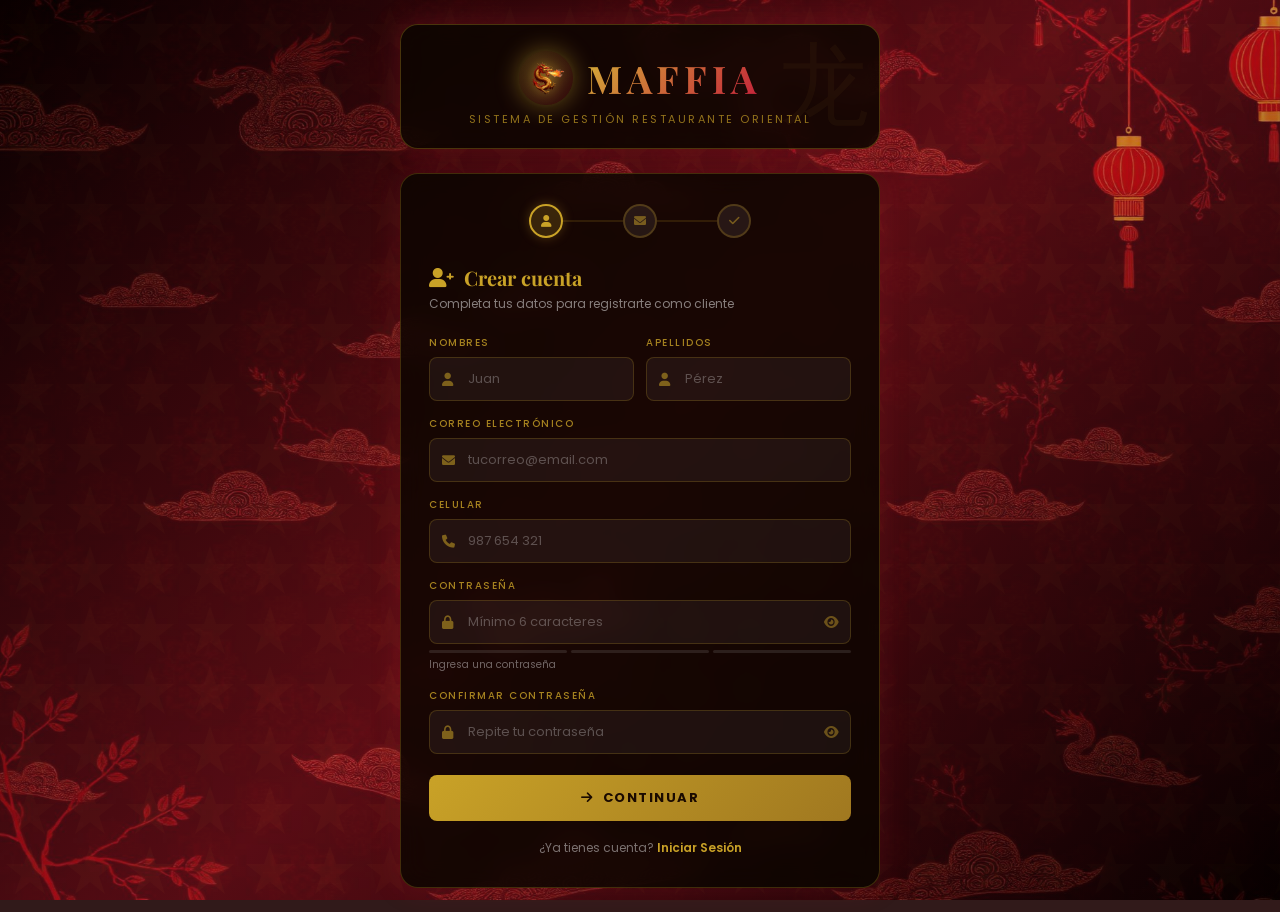
<file: registro.html>
<!DOCTYPE html>
<html lang="es">
<head>
    <meta charset="UTF-8">
    <meta name="viewport" content="width=device-width, initial-scale=1.0">
    <title>MAFFIA - Registrarse</title>
    <link rel="stylesheet" href="styles.css">
    <link href="https://fonts.googleapis.com/css2?family=Playfair+Display:wght@400;600;700&family=Poppins:wght@300;400;500;600&display=swap" rel="stylesheet">
    <link rel="stylesheet" href="https://cdnjs.cloudflare.com/ajax/libs/font-awesome/6.0.0-beta3/css/all.min.css">
    <style>
        .chinese-bg {
            background-image: url('25.jpg');
            background-size: cover;
            background-position: center;
            background-repeat: no-repeat;
            background-attachment: fixed;
            position: fixed;
            top: 0; left: 0;
            width: 100%; height: 100%;
            z-index: -1;
        }

        .auth-page {
            min-height: 100vh;
            display: flex;
            align-items: center;
            justify-content: center;
            padding: 24px 20px;
        }

        .auth-wrapper {
            width: 100%;
            max-width: 480px;
            display: flex;
            flex-direction: column;
            gap: 24px;
        }

        /* ── Header ── */
        .auth-header {
            text-align: center;
            background: rgba(10, 5, 0, 0.82);
            backdrop-filter: blur(12px);
            border: 1px solid rgba(201,162,39,0.3);
            border-radius: 18px;
            padding: 26px 24px 20px;
            box-shadow: 0 0 30px rgba(180,30,50,0.3);
            position: relative;
            overflow: hidden;
        }

        .auth-header::before {
            content: "龙";
            font-size: 90px;
            position: absolute;
            opacity: 0.05;
            right: 10px;
            top: 0;
            font-family: serif;
            color: #c9a227;
        }

        .auth-logo-row {
            display: flex;
            align-items: center;
            justify-content: center;
            gap: 14px;
            margin-bottom: 6px;
        }

        .auth-dragon {
            width: 54px; height: 54px;
            border-radius: 50%;
            background: linear-gradient(135deg, rgba(212,175,55,0.2), rgba(180,30,50,0.2));
            display: flex; align-items: center; justify-content: center;
            box-shadow: 0 0 25px rgba(212,175,55,0.45);
            animation: dragonGlow 3s ease-in-out infinite;
        }

        .auth-dragon img {
            width: 44px; height: 44px;
            object-fit: contain;
            filter: drop-shadow(0 0 8px rgba(212,175,55,0.8));
        }

        .auth-brand {
            font-family: 'Playfair Display', serif;
            font-size: 38px;
            font-weight: 700;
            letter-spacing: 5px;
            background: linear-gradient(135deg, #d4af37, #c41e3a);
            -webkit-background-clip: text;
            background-clip: text;
            color: transparent;
        }

        .auth-subtitle {
            font-size: 11px;
            letter-spacing: 2.5px;
            color: rgba(201,162,39,0.7);
            text-transform: uppercase;
        }

        /* ── Card ── */
        .auth-card {
            background: rgba(10, 5, 0, 0.82);
            backdrop-filter: blur(12px);
            border: 1px solid rgba(201,162,39,0.25);
            border-radius: 18px;
            padding: 30px 28px;
            box-shadow: 0 0 30px rgba(180,30,50,0.2);
        }

        /* ── Steps ── */
        .steps-bar {
            display: flex;
            align-items: center;
            justify-content: center;
            gap: 0;
            margin-bottom: 26px;
        }

        .step-dot {
            width: 34px; height: 34px;
            border-radius: 50%;
            background: rgba(255,255,255,0.07);
            border: 2px solid rgba(201,162,39,0.25);
            display: flex; align-items: center; justify-content: center;
            font-size: 12px;
            font-weight: 700;
            color: rgba(201,162,39,0.5);
            transition: all 0.3s;
            position: relative;
            z-index: 1;
        }

        .step-dot.active {
            background: rgba(201,162,39,0.2);
            border-color: #c9a227;
            color: #c9a227;
            box-shadow: 0 0 12px rgba(201,162,39,0.3);
        }

        .step-dot.done {
            background: rgba(76,175,80,0.2);
            border-color: #4caf50;
            color: #4caf50;
        }

        .step-line {
            flex: 1;
            height: 2px;
            background: rgba(201,162,39,0.15);
            max-width: 60px;
            transition: background 0.3s;
        }

        .step-line.done { background: rgba(76,175,80,0.4); }

        /* ── Título ── */
        .auth-card-title {
            font-family: 'Playfair Display', serif;
            font-size: 20px;
            color: #c9a227;
            margin-bottom: 4px;
            display: flex; align-items: center; gap: 10px;
        }

        .auth-card-desc {
            font-size: 12px;
            color: rgba(245,245,245,0.5);
            margin-bottom: 22px;
        }

        /* ── Inputs ── */
        .auth-field { margin-bottom: 15px; }

        .auth-field label {
            display: block;
            font-size: 10px;
            letter-spacing: 1.5px;
            text-transform: uppercase;
            color: rgba(201,162,39,0.8);
            margin-bottom: 6px;
            font-weight: 500;
        }

        .auth-input-wrap { position: relative; }

        .auth-input-wrap > i:first-child {
            position: absolute;
            left: 13px; top: 50%;
            transform: translateY(-50%);
            color: rgba(201,162,39,0.55);
            font-size: 13px;
            pointer-events: none;
        }

        .auth-input-wrap input {
            width: 100%;
            background: rgba(255,255,255,0.05);
            border: 1px solid rgba(201,162,39,0.22);
            border-radius: 8px;
            padding: 11px 38px 11px 38px;
            color: #f5f5f5;
            font-family: 'Poppins', sans-serif;
            font-size: 13px;
            transition: border-color 0.25s, box-shadow 0.25s;
            outline: none;
        }

        .auth-input-wrap input:focus {
            border-color: #c9a227;
            box-shadow: 0 0 12px rgba(201,162,39,0.18);
            background: rgba(255,255,255,0.07);
        }

        .auth-input-wrap input::placeholder { color: rgba(245,245,245,0.28); }

        .auth-input-wrap input.error-input { border-color: rgba(196,30,58,0.6); }

        .toggle-pass {
            position: absolute;
            right: 12px; top: 50%;
            transform: translateY(-50%);
            background: none; border: none;
            color: rgba(201,162,39,0.45);
            cursor: pointer; font-size: 13px; padding: 0;
            transition: color 0.2s;
        }

        .toggle-pass:hover { color: #c9a227; }

        /* Fila de 2 campos */
        .auth-row {
            display: grid;
            grid-template-columns: 1fr 1fr;
            gap: 12px;
        }

        /* Indicador fortaleza contraseña */
        .pass-strength {
            margin-top: 6px;
            display: flex;
            gap: 4px;
        }

        .strength-bar {
            flex: 1; height: 3px;
            background: rgba(255,255,255,0.1);
            border-radius: 3px;
            transition: background 0.3s;
        }

        .strength-bar.weak { background: #e53935; }
        .strength-bar.medium { background: #ff9800; }
        .strength-bar.strong { background: #4caf50; }

        .pass-hint {
            font-size: 10px;
            color: rgba(245,245,245,0.4);
            margin-top: 4px;
        }

        /* ── Botón ── */
        .btn-auth {
            width: 100%;
            padding: 13px;
            background: linear-gradient(135deg, #c9a227, #a07820);
            border: none; border-radius: 8px;
            color: #1a0a00;
            font-family: 'Poppins', sans-serif;
            font-size: 13px; font-weight: 700;
            letter-spacing: 1.5px; text-transform: uppercase;
            cursor: pointer;
            transition: all 0.3s;
            margin-top: 6px;
            position: relative; overflow: hidden;
        }

        .btn-auth::before {
            content: '';
            position: absolute;
            top: 0; left: -100%;
            width: 100%; height: 100%;
            background: linear-gradient(90deg, transparent, rgba(255,255,255,0.2), transparent);
            transition: left 0.5s;
        }

        .btn-auth:hover::before { left: 100%; }

        .btn-auth:hover {
            background: linear-gradient(135deg, #e3bb38, #c9a227);
            box-shadow: 0 5px 20px rgba(201,162,39,0.4);
            transform: translateY(-2px);
        }

        .btn-auth:disabled { opacity: 0.55; cursor: not-allowed; transform: none; }

        .btn-auth-outline {
            width: 100%;
            padding: 11px;
            background: transparent;
            border: 1px solid rgba(201,162,39,0.35);
            border-radius: 8px;
            color: #c9a227;
            font-family: 'Poppins', sans-serif;
            font-size: 12px; font-weight: 600;
            letter-spacing: 1px; text-transform: uppercase;
            cursor: pointer;
            transition: all 0.25s;
            margin-top: 10px;
        }

        .btn-auth-outline:hover {
            background: rgba(201,162,39,0.08);
            border-color: #c9a227;
        }

        /* ── Mensajes ── */
        .auth-msg {
            padding: 10px 13px;
            border-radius: 7px;
            font-size: 12px;
            display: none;
            align-items: center;
            gap: 8px;
            margin-bottom: 14px;
            font-weight: 500;
        }

        .auth-msg.error {
            display: flex;
            background: rgba(196,30,58,0.13);
            border: 1px solid rgba(196,30,58,0.38);
            color: #ff6b6b;
        }

        .auth-msg.success {
            display: flex;
            background: rgba(76,175,80,0.1);
            border: 1px solid rgba(76,175,80,0.32);
            color: #81c784;
        }

        .auth-msg.info {
            display: flex;
            background: rgba(201,162,39,0.1);
            border: 1px solid rgba(201,162,39,0.3);
            color: #c9a227;
        }

        /* ── Panel de verificación ── */
        .verify-panel {
            text-align: center;
        }

        .code-display {
            background: rgba(201,162,39,0.08);
            border: 2px dashed rgba(201,162,39,0.35);
            border-radius: 12px;
            padding: 20px;
            margin: 18px 0;
        }

        .code-display p {
            font-size: 11px;
            color: rgba(245,245,245,0.5);
            margin-bottom: 8px;
            letter-spacing: 1px;
            text-transform: uppercase;
        }

        .code-number {
            font-family: 'Playfair Display', serif;
            font-size: 40px;
            letter-spacing: 10px;
            color: #c9a227;
            text-shadow: 0 0 20px rgba(201,162,39,0.5);
            font-weight: 700;
        }

        .code-input-row {
            display: flex;
            gap: 8px;
            justify-content: center;
            margin: 18px 0;
        }

        .code-digit {
            width: 46px; height: 54px;
            background: rgba(255,255,255,0.05);
            border: 2px solid rgba(201,162,39,0.25);
            border-radius: 8px;
            text-align: center;
            font-size: 22px;
            font-weight: 700;
            color: #c9a227;
            font-family: 'Playfair Display', serif;
            outline: none;
            transition: border-color 0.2s, box-shadow 0.2s;
        }

        .code-digit:focus {
            border-color: #c9a227;
            box-shadow: 0 0 12px rgba(201,162,39,0.3);
        }

        .code-digit.filled {
            background: rgba(201,162,39,0.1);
            border-color: rgba(201,162,39,0.6);
        }

        /* ── Link switch ── */
        .auth-switch {
            text-align: center;
            font-size: 12px;
            color: rgba(245,245,245,0.45);
            margin-top: 18px;
        }

        .auth-switch a {
            color: #c9a227;
            text-decoration: none;
            font-weight: 600;
        }

        .auth-switch a:hover { text-decoration: underline; }

        /* ── Spinner ── */
        .spinner {
            display: inline-block;
            width: 13px; height: 13px;
            border: 2px solid rgba(26,10,0,0.4);
            border-top-color: #1a0a00;
            border-radius: 50%;
            animation: spin 0.7s linear infinite;
            vertical-align: middle;
            margin-right: 6px;
        }

        @keyframes spin { to { transform: rotate(360deg); } }
        @keyframes dragonGlow {
            0%, 100% { box-shadow: 0 0 15px rgba(212,175,55,0.3); }
            50% { box-shadow: 0 0 35px rgba(212,175,55,0.8); }
        }

        /* Éxito final */
        .success-panel {
            text-align: center;
            padding: 10px 0;
        }

        .success-icon {
            font-size: 60px;
            color: #4caf50;
            margin-bottom: 16px;
            animation: popIn 0.5s ease;
            text-shadow: 0 0 20px rgba(76,175,80,0.5);
        }

        @keyframes popIn {
            from { transform: scale(0); opacity: 0; }
            to { transform: scale(1); opacity: 1; }
        }

        .success-panel h3 {
            font-family: 'Playfair Display', serif;
            color: #c9a227;
            font-size: 22px;
            margin-bottom: 8px;
        }

        .success-panel p {
            font-size: 13px;
            color: rgba(245,245,245,0.6);
            margin-bottom: 22px;
        }

        /* Ocultar secciones */
        .step-section { display: none; }
        .step-section.active { display: block; }
    </style>
</head>
<body>
    <div class="chinese-bg"></div>

    <div class="auth-page">
        <div class="auth-wrapper">

            <!-- Header -->
            <div class="auth-header">
                <div class="auth-logo-row">
                    <div class="auth-dragon">
                        <img src="e.png" alt="Dragon MAFFIA">
                    </div>
                    <span class="auth-brand">MAFFIA</span>
                </div>
                <p class="auth-subtitle">Sistema de Gestión Restaurante Oriental</p>
            </div>

            <!-- Card -->
            <div class="auth-card">

                <!-- Barra de pasos -->
                <div class="steps-bar" id="stepsBar">
                    <div class="step-dot active" id="sDot1"><i class="fas fa-user"></i></div>
                    <div class="step-line" id="sLine1"></div>
                    <div class="step-dot" id="sDot2"><i class="fas fa-envelope"></i></div>
                    <div class="step-line" id="sLine2"></div>
                    <div class="step-dot" id="sDot3"><i class="fas fa-check"></i></div>
                </div>

                <!-- Mensaje general -->
                <div class="auth-msg" id="regMsg"></div>

                <!-- ══ PASO 1: Datos personales ══ -->
                <div class="step-section active" id="step1">
                    <h2 class="auth-card-title"><i class="fas fa-user-plus"></i> Crear cuenta</h2>
                    <p class="auth-card-desc">Completa tus datos para registrarte como cliente</p>

                    <div class="auth-row">
                        <div class="auth-field">
                            <label>Nombres</label>
                            <div class="auth-input-wrap">
                                <i class="fas fa-user"></i>
                                <input type="text" id="regNombre" placeholder="Juan">
                            </div>
                        </div>
                        <div class="auth-field">
                            <label>Apellidos</label>
                            <div class="auth-input-wrap">
                                <i class="fas fa-user"></i>
                                <input type="text" id="regApellidos" placeholder="Pérez">
                            </div>
                        </div>
                    </div>

                    <div class="auth-field">
                        <label>Correo electrónico</label>
                        <div class="auth-input-wrap">
                            <i class="fas fa-envelope"></i>
                            <input type="email" id="regCorreo" placeholder="tucorreo@email.com">
                        </div>
                    </div>

                    <div class="auth-field">
                        <label>Celular</label>
                        <div class="auth-input-wrap">
                            <i class="fas fa-phone"></i>
                            <input type="tel" id="regCelular" placeholder="987 654 321" maxlength="12">
                        </div>
                    </div>

                    <div class="auth-field">
                        <label>Contraseña</label>
                        <div class="auth-input-wrap">
                            <i class="fas fa-lock"></i>
                            <input type="password" id="regPass" placeholder="Mínimo 6 caracteres" oninput="checkStrength(this.value)">
                            <button class="toggle-pass" onclick="togglePass('regPass', this)" type="button">
                                <i class="fas fa-eye"></i>
                            </button>
                        </div>
                        <div class="pass-strength">
                            <div class="strength-bar" id="sb1"></div>
                            <div class="strength-bar" id="sb2"></div>
                            <div class="strength-bar" id="sb3"></div>
                        </div>
                        <p class="pass-hint" id="passHint">Ingresa una contraseña</p>
                    </div>

                    <div class="auth-field">
                        <label>Confirmar contraseña</label>
                        <div class="auth-input-wrap">
                            <i class="fas fa-lock"></i>
                            <input type="password" id="regPassConfirm" placeholder="Repite tu contraseña">
                            <button class="toggle-pass" onclick="togglePass('regPassConfirm', this)" type="button">
                                <i class="fas fa-eye"></i>
                            </button>
                        </div>
                    </div>

                    <button class="btn-auth" id="btnPaso1" onclick="irPaso2()">
                        <i class="fas fa-arrow-right"></i> &nbsp;Continuar
                    </button>

                    <div class="auth-switch">
                        ¿Ya tienes cuenta? <a href="login.html">Iniciar Sesión</a>
                    </div>
                </div>

                <!-- ══ PASO 2: Verificación de correo ══ -->
                <div class="step-section" id="step2">
                    <h2 class="auth-card-title"><i class="fas fa-envelope-open-text"></i> Verificar correo</h2>
                    <p class="auth-card-desc">Te enviamos un código de 6 dígitos</p>

                    <div class="verify-panel">
                        <p style="font-size:13px; color:rgba(245,245,245,0.6);">
                            Código enviado a <strong id="correoMostrado" style="color:#c9a227;"></strong>
                        </p>

                        <!-- Código simulado (en producción esto iría por email) -->
                        <div class="code-display">
                            <p><i class="fas fa-envelope"></i> &nbsp;Código de verificación</p>
                            <div class="code-number" id="codigoDisplay">------</div>
                            <p style="margin-top:8px; font-size:10px; color:rgba(201,162,39,0.5);">
                                (Simulado — en producción llegaría a tu correo)
                            </p>
                        </div>

                        <p style="font-size:12px; color:rgba(245,245,245,0.5); margin-bottom:4px;">
                            Ingresa el código:
                        </p>

                        <div class="code-input-row" id="codeInputs">
                            <input class="code-digit" maxlength="1" type="text" pattern="[0-9]" inputmode="numeric">
                            <input class="code-digit" maxlength="1" type="text" pattern="[0-9]" inputmode="numeric">
                            <input class="code-digit" maxlength="1" type="text" pattern="[0-9]" inputmode="numeric">
                            <input class="code-digit" maxlength="1" type="text" pattern="[0-9]" inputmode="numeric">
                            <input class="code-digit" maxlength="1" type="text" pattern="[0-9]" inputmode="numeric">
                            <input class="code-digit" maxlength="1" type="text" pattern="[0-9]" inputmode="numeric">
                        </div>

                        <button class="btn-auth" id="btnVerificar" onclick="verificarCodigo()">
                            <i class="fas fa-check-circle"></i> &nbsp;Verificar Código
                        </button>

                        <button class="btn-auth-outline" onclick="reenviarCodigo()">
                            <i class="fas fa-redo"></i> &nbsp;Reenviar código
                        </button>
                    </div>

                    <div class="auth-switch" style="margin-top:16px;">
                        <a href="#" onclick="volverPaso1()"><i class="fas fa-arrow-left"></i> Volver</a>
                    </div>
                </div>

                <!-- ══ PASO 3: Éxito ══ -->
                <div class="step-section" id="step3">
                    <div class="success-panel">
                        <div class="success-icon"><i class="fas fa-check-circle"></i></div>
                        <h3>¡Cuenta activada!</h3>
                        <p>Tu cuenta fue verificada correctamente.<br>Ya puedes ingresar al sistema.</p>
                        <button class="btn-auth" onclick="window.location.href='login.html'">
                            <i class="fas fa-sign-in-alt"></i> &nbsp;Ir a Iniciar Sesión
                        </button>
                    </div>
                </div>

            </div>
        </div>
    </div>

    <script src="auth.js"></script>
    <script>
        // Si ya hay sesión, redirigir
        if (Auth.estaAutenticado()) {
            window.location.href = 'index.html';
        }

        let codigoGenerado = null;

        // ── Helpers ──
        function mostrarMsg(texto, tipo) {
            const el = document.getElementById('regMsg');
            el.className = 'auth-msg ' + tipo;
            const icons = { error: 'exclamation-circle', success: 'check-circle', info: 'info-circle' };
            el.innerHTML = `<i class="fas fa-${icons[tipo] || 'info-circle'}"></i> ${texto}`;
        }

        function ocultarMsg() {
            document.getElementById('regMsg').className = 'auth-msg';
        }

        function togglePass(id, btn) {
            const input = document.getElementById(id);
            const icon = btn.querySelector('i');
            input.type = input.type === 'password' ? 'text' : 'password';
            icon.className = input.type === 'password' ? 'fas fa-eye' : 'fas fa-eye-slash';
        }

        // ── Indicador fortaleza ──
        function checkStrength(pass) {
            const sb = [document.getElementById('sb1'), document.getElementById('sb2'), document.getElementById('sb3')];
            const hint = document.getElementById('passHint');
            sb.forEach(b => b.className = 'strength-bar');

            if (pass.length === 0) { hint.textContent = 'Ingresa una contraseña'; return; }
            if (pass.length < 4) {
                sb[0].classList.add('weak');
                hint.textContent = 'Muy corta'; hint.style.color = '#e53935';
            } else if (pass.length < 8 || !/[A-Z]/.test(pass)) {
                sb[0].classList.add('medium'); sb[1].classList.add('medium');
                hint.textContent = 'Aceptable — agrega mayúsculas'; hint.style.color = '#ff9800';
            } else {
                sb[0].classList.add('strong'); sb[1].classList.add('strong'); sb[2].classList.add('strong');
                hint.textContent = 'Contraseña fuerte ✓'; hint.style.color = '#4caf50';
            }
        }

        // ── Step navigation ──
        function setStep(n) {
            document.querySelectorAll('.step-section').forEach((s, i) => {
                s.classList.toggle('active', i === n - 1);
            });
            // dots
            for (let i = 1; i <= 3; i++) {
                const dot = document.getElementById('sDot' + i);
                dot.classList.remove('active', 'done');
                if (i < n) dot.classList.add('done');
                else if (i === n) dot.classList.add('active');
            }
            // lines
            for (let i = 1; i <= 2; i++) {
                const line = document.getElementById('sLine' + i);
                line.classList.toggle('done', i < n);
            }
            ocultarMsg();
        }

        function volverPaso1() {
            setStep(1);
        }

        // ── Paso 1 → 2 ──
        function irPaso2() {
            const nombre    = document.getElementById('regNombre').value.trim();
            const apellidos = document.getElementById('regApellidos').value.trim();
            const correo    = document.getElementById('regCorreo').value.trim();
            const celular   = document.getElementById('regCelular').value.trim();
            const pass      = document.getElementById('regPass').value;
            const passConf  = document.getElementById('regPassConfirm').value;

            if (!nombre || !apellidos || !correo || !celular || !pass || !passConf) {
                mostrarMsg('Por favor completa todos los campos.', 'error');
                return;
            }

            const emailRegex = /^[^\s@]+@[^\s@]+\.[^\s@]+$/;
            if (!emailRegex.test(correo)) {
                mostrarMsg('Ingresa un correo electrónico válido.', 'error');
                return;
            }

            if (pass.length < 6) {
                mostrarMsg('La contraseña debe tener al menos 6 caracteres.', 'error');
                return;
            }

            if (pass !== passConf) {
                mostrarMsg('Las contraseñas no coinciden.', 'error');
                return;
            }

            // Verificar si ya existe
            if (Auth.buscarPorCorreo(correo)) {
                mostrarMsg('Este correo ya está registrado. <a href="login.html" style="color:#c9a227">Inicia sesión</a>', 'error');
                return;
            }

            // Guardar datos temporalmente
            window._regTemp = { nombre, apellidos, correo, celular, pass };

            // Generar código 6 dígitos
            codigoGenerado = String(Math.floor(100000 + Math.random() * 900000));

            // Mostrar
            document.getElementById('correoMostrado').textContent = correo;
            document.getElementById('codigoDisplay').textContent = codigoGenerado;

            // Limpiar inputs código
            document.querySelectorAll('.code-digit').forEach(d => {
                d.value = '';
                d.classList.remove('filled');
            });

            setStep(2);

            // Auto-foco primer dígito
            setTimeout(() => document.querySelector('.code-digit').focus(), 200);
        }

        // ── Inputs código: navegación automática ──
        document.addEventListener('DOMContentLoaded', () => {
            const digits = document.querySelectorAll('.code-digit');
            digits.forEach((input, idx) => {
                input.addEventListener('input', () => {
                    input.value = input.value.replace(/[^0-9]/g, '');
                    if (input.value) {
                        input.classList.add('filled');
                        if (idx < digits.length - 1) digits[idx + 1].focus();
                    } else {
                        input.classList.remove('filled');
                    }
                });
                input.addEventListener('keydown', (e) => {
                    if (e.key === 'Backspace' && !input.value && idx > 0) {
                        digits[idx - 1].focus();
                    }
                });
            });
        });

        // ── Verificar código ──
        function verificarCodigo() {
            const digits = document.querySelectorAll('.code-digit');
            const ingresado = Array.from(digits).map(d => d.value).join('');

            if (ingresado.length < 6) {
                mostrarMsg('Ingresa los 6 dígitos del código.', 'error');
                return;
            }

            const btn = document.getElementById('btnVerificar');
            btn.disabled = true;
            btn.innerHTML = '<span class="spinner"></span> Verificando...';

            setTimeout(() => {
                if (ingresado !== codigoGenerado) {
                    mostrarMsg('Código incorrecto. Inténtalo de nuevo.', 'error');
                    btn.disabled = false;
                    btn.innerHTML = '<i class="fas fa-check-circle"></i> &nbsp;Verificar Código';
                    document.querySelectorAll('.code-digit').forEach(d => {
                        d.value = ''; d.classList.remove('filled');
                    });
                    document.querySelector('.code-digit').focus();
                    return;
                }

                // Registrar usuario
                const datos = window._regTemp;
                const usuarios = Auth.getUsuarios();
                const nuevoId = usuarios.length > 0 ? Math.max(...usuarios.map(u => u.id)) + 1 : 1;

                usuarios.push({
                    id: nuevoId,
                    nombre: datos.nombre,
                    apellidos: datos.apellidos,
                    correo: datos.correo,
                    celular: datos.celular,
                    contrasena: btoa(datos.pass),
                    rol: 'Cliente',
                    estado: 'Activo',
                    fechaRegistro: new Date().toISOString()
                });

                Auth.setUsuarios(usuarios);
                window._regTemp = null;
                codigoGenerado = null;

                setStep(3);

            }, 800);
        }

        // ── Reenviar código ──
        function reenviarCodigo() {
            codigoGenerado = String(Math.floor(100000 + Math.random() * 900000));
            document.getElementById('codigoDisplay').textContent = codigoGenerado;
            document.querySelectorAll('.code-digit').forEach(d => { d.value = ''; d.classList.remove('filled'); });
            document.querySelector('.code-digit').focus();
            mostrarMsg('Código reenviado correctamente.', 'info');
        }
    </script>
</body>
</html>
</file>
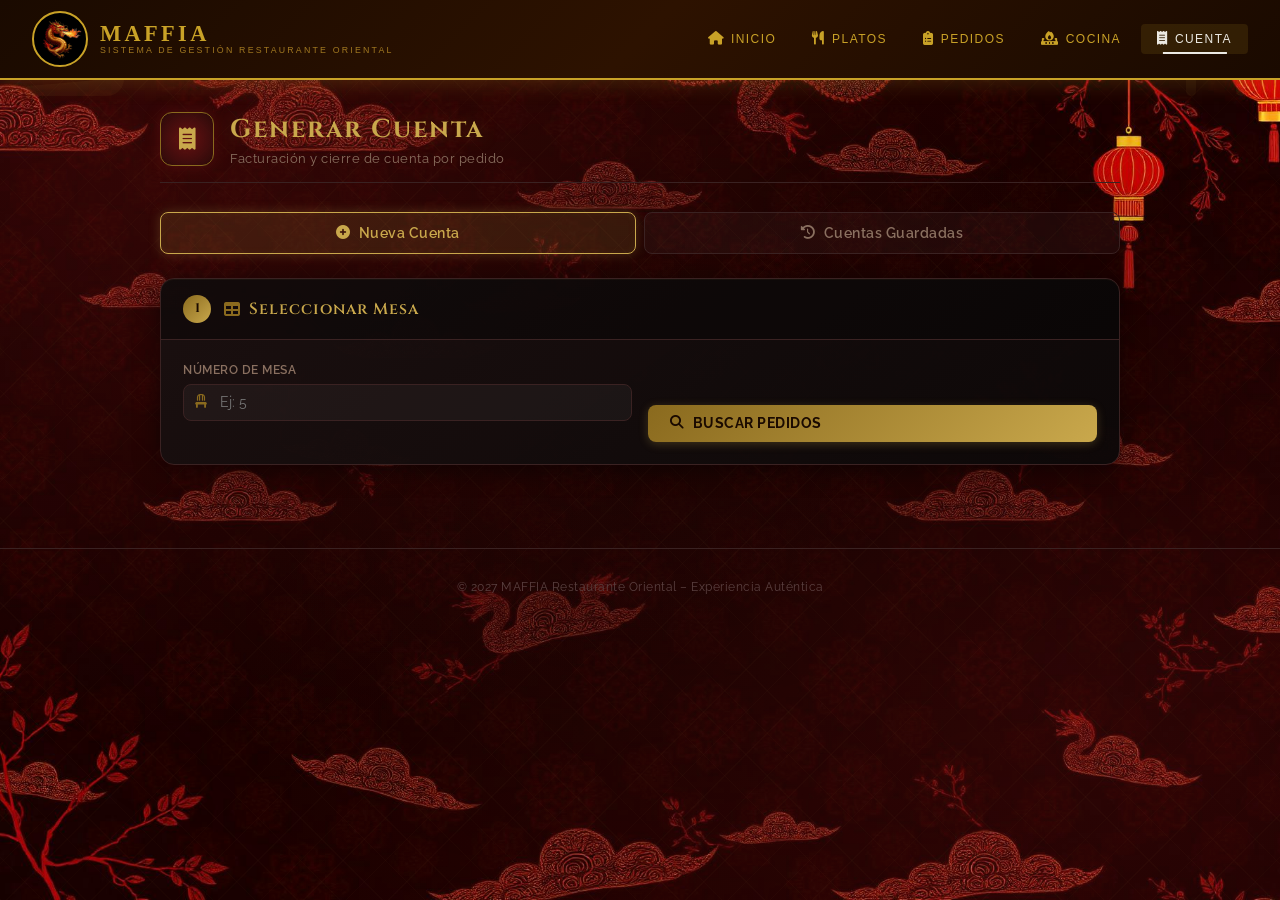
<file: MODULOS/cuenta.html>
<!DOCTYPE html>
<html lang="es">
<head>
    <meta charset="UTF-8">
    <meta name="viewport" content="width=device-width, initial-scale=1.0">
    <title>MAFFIA - Generar Cuenta</title>
    <link rel="stylesheet" href="navbar.css">
    <link rel="stylesheet" href="cuenta.css">
    <link href="https://fonts.googleapis.com/css2?family=Cinzel:wght@400;600;700&family=Raleway:wght@300;400;500;600&display=swap" rel="stylesheet">
    <link rel="stylesheet" href="https://cdnjs.cloudflare.com/ajax/libs/font-awesome/6.5.0/css/all.min.css">
        <style>
        body {
            background-image: url('25.jpg');
            background-size: cover;
            background-position: center;
            background-attachment: fixed;
            background-repeat: no-repeat;
        }
    </style>

</head>
<body>

    <div class="bg-overlay"></div>
    <div class="bg-pattern"></div>
    <div class="corner-deco top-left"><i class="fas fa-dragon"></i></div>
    <div class="corner-deco top-right"><i class="fas fa-torii-gate"></i></div>

    <!-- ===== NAVBAR ===== -->
    <nav class="navbar">
        <a href="index.html" class="navbar-brand">
            <img src="e.png" alt="MAFFIA Logo" class="navbar-logo">
            <div class="navbar-brand-text">
                <span class="brand-name">MAFFIA</span>
                <span class="brand-sub">Sistema de Gestión Restaurante Oriental</span>
            </div>
        </a>
        <ul class="navbar-links">
            <li><a href="index.html"><i class="fas fa-home"></i> <span>Inicio</span></a></li>
            <li><a href="platos.html"><i class="fas fa-utensils"></i> <span>Platos</span></a></li>
            <li><a href="pedidos.html"><i class="fas fa-clipboard-list"></i> <span>Pedidos</span></a></li>
            <li><a href="cocina.html"><i class="fas fa-fire-burner"></i> <span>Cocina</span></a></li>
            <li><a href="cuenta.html" class="active"><i class="fas fa-receipt"></i> <span>Cuenta</span></a></li>
        </ul>
    </nav>
    <!-- ===== END NAVBAR ===== -->

    <main class="main-content">

        <div class="module-title-area">
            <div class="module-icon"><i class="fas fa-receipt"></i></div>
            <div>
                <h2 class="module-title">Generar Cuenta</h2>
                <p class="module-subtitle">Facturación y cierre de cuenta por pedido</p>
            </div>
        </div>

        <!-- TABS -->
        <div class="tab-nav">
            <button class="tab-btn active" data-tab="nueva-cuenta">
                <i class="fas fa-plus-circle"></i> Nueva Cuenta
            </button>
            <button class="tab-btn" data-tab="cuentas-guardadas">
                <i class="fas fa-history"></i> Cuentas Guardadas
            </button>
        </div>

        <!-- ══════════════════════════════════════
             TAB: NUEVA CUENTA
        ══════════════════════════════════════ -->
        <div id="tab-nueva-cuenta" class="tab-content">

            <!-- PASO 1: BUSCAR MESA -->
            <section class="cuenta-card" id="paso-mesa">
                <div class="card-header">
                    <span class="step-badge">1</span>
                    <h3><i class="fas fa-table"></i> Seleccionar Mesa</h3>
                </div>
                <div class="card-body">
                    <div class="form-row">
                        <div class="form-group">
                            <label for="input-mesa">Número de Mesa</label>
                            <div class="input-icon-wrap">
                                <i class="fas fa-chair"></i>
                                <input type="number" id="input-mesa" placeholder="Ej: 5" min="1" max="50">
                            </div>
                            <span class="field-error" id="error-mesa"></span>
                        </div>
                        <div class="form-group btn-group-inline">
                            <button class="btn-primary" id="btn-buscar-mesa">
                                <i class="fas fa-search"></i> Buscar Pedidos
                            </button>
                        </div>
                    </div>
                </div>
            </section>

            <!-- PASO 2: PEDIDOS DE LA MESA (selección individual) -->
            <section class="cuenta-card hidden" id="paso-pedidos">
                <div class="card-header">
                    <span class="step-badge">2</span>
                    <h3><i class="fas fa-clipboard-check"></i> Pedidos Entregados</h3>
                    <span class="mesa-badge" id="label-mesa-seleccionada"></span>
                </div>
                <div class="card-body">
                    <p class="hint-text"><i class="fas fa-info-circle"></i> Seleccione el o los pedidos que desea facturar en esta cuenta.</p>
                    <div id="lista-pedidos-mesa"></div>
                    <span class="field-error" id="error-seleccion"></span>
                    <div class="btn-area" style="margin-top:1rem">
                        <button class="btn-primary" id="btn-generar-resumen">
                            <i class="fas fa-arrow-right"></i> Generar Resumen
                        </button>
                    </div>
                </div>
            </section>

            <!-- PASO 3: RESUMEN Y PAGO -->
            <section class="cuenta-card hidden" id="paso-pago">
                <div class="card-header">
                    <span class="step-badge">3</span>
                    <h3><i class="fas fa-cash-register"></i> Resumen y Pago</h3>
                    <span class="estado-cuenta-badge" id="badge-estado-cuenta">
                        <i class="fas fa-clock"></i> Pendiente de pago
                    </span>
                </div>
                <div class="card-body">

                    <!-- DETALLE DE CONSUMO -->
                    <div class="resumen-consumo">
                        <h4 class="resumen-title"><i class="fas fa-list-alt"></i> Detalle de Consumo</h4>
                        <div id="tabla-resumen-items"></div>

                        <!-- CÁLCULOS -->
                        <div class="calculos-area">
                            <div class="calculo-row">
                                <span>Subtotal</span>
                                <span id="val-subtotal">S/ 0.00</span>
                            </div>

                            <!-- DESCUENTO -->
                            <div class="calculo-row descuento-row">
                                <div class="descuento-toggle">
                                    <label class="switch-label">
                                        <input type="checkbox" id="chk-descuento">
                                        <span class="switch-slider"></span>
                                        Aplicar descuento
                                    </label>
                                </div>
                                <span id="val-descuento" class="descuento-valor">- S/ 0.00</span>
                            </div>
                            <div id="descuento-form" class="descuento-fields hidden">
                                <div class="form-row">
                                    <div class="form-group">
                                        <label>Tipo de descuento</label>
                                        <select id="tipo-descuento">
                                            <option value="monto">Monto fijo (S/)</option>
                                            <option value="porcentaje">Porcentaje (%)</option>
                                        </select>
                                    </div>
                                    <div class="form-group">
                                        <label>Valor del descuento</label>
                                        <input type="number" id="input-descuento" placeholder="0.00" min="0" step="0.01">
                                        <span class="field-error" id="error-descuento"></span>
                                    </div>
                                </div>
                                <div class="form-group">
                                    <label>Justificación del descuento <span class="required">*</span></label>
                                    <textarea id="input-justificacion-desc" placeholder="Explique el motivo del descuento (mínimo 10 caracteres)..." maxlength="200"></textarea>
                                    <span class="field-error" id="error-justificacion-desc"></span>
                                </div>
                            </div>

                            <!-- IGV -->
                            <div class="calculo-row">
                                <label class="switch-label">
                                    <input type="checkbox" id="chk-igv" checked>
                                    <span class="switch-slider"></span>
                                    IGV (18%)
                                </label>
                                <span id="val-igv">S/ 0.00</span>
                            </div>

                            <div class="calculo-divider"></div>
                            <div class="calculo-row total-row">
                                <span><i class="fas fa-coins"></i> TOTAL FINAL</span>
                                <span id="val-total">S/ 0.00</span>
                            </div>
                        </div>
                    </div>

                    <!-- MÉTODO DE PAGO -->
                    <div class="pago-area">
                        <h4 class="resumen-title"><i class="fas fa-wallet"></i> Método de Pago</h4>

                        <div class="metodos-pago">
                            <label class="metodo-option">
                                <input type="radio" name="metodo-pago" value="Efectivo">
                                <span class="metodo-card">
                                    <i class="fas fa-money-bill-wave"></i>
                                    <span>Efectivo</span>
                                </span>
                            </label>
                            <label class="metodo-option">
                                <input type="radio" name="metodo-pago" value="Tarjeta">
                                <span class="metodo-card">
                                    <i class="fas fa-credit-card"></i>
                                    <span>Tarjeta</span>
                                </span>
                            </label>
                            <label class="metodo-option">
                                <input type="radio" name="metodo-pago" value="Yape">
                                <span class="metodo-card">
                                    <i class="fas fa-mobile-alt"></i>
                                    <span>Yape</span>
                                </span>
                            </label>
                            <label class="metodo-option">
                                <input type="radio" name="metodo-pago" value="Plin">
                                <span class="metodo-card">
                                    <i class="fas fa-qrcode"></i>
                                    <span>Plin</span>
                                </span>
                            </label>
                            <label class="metodo-option">
                                <input type="radio" name="metodo-pago" value="Transferencia">
                                <span class="metodo-card">
                                    <i class="fas fa-university"></i>
                                    <span>Transferencia</span>
                                </span>
                            </label>
                        </div>
                        <span class="field-error" id="error-metodo-pago"></span>

                        <!-- CAMPOS: EFECTIVO -->
                        <div id="fields-efectivo" class="pago-fields hidden">
                            <div class="pago-fields-header"><i class="fas fa-money-bill-wave"></i> Datos de pago en efectivo</div>
                            <div class="form-row">
                                <div class="form-group">
                                    <label>Monto recibido (S/)</label>
                                    <div class="input-icon-wrap">
                                        <i class="fas fa-hand-holding-usd"></i>
                                        <input type="number" id="input-monto-recibido" placeholder="0.00" min="0" step="0.01">
                                    </div>
                                    <span class="field-error" id="error-monto-recibido"></span>
                                </div>
                                <div class="form-group">
                                    <label>Vuelto</label>
                                    <div class="input-icon-wrap vuelto-display">
                                        <i class="fas fa-coins"></i>
                                        <input type="text" id="display-vuelto" placeholder="S/ 0.00" readonly>
                                    </div>
                                </div>
                            </div>
                        </div>

                        <!-- CAMPOS: TARJETA -->
                        <div id="fields-tarjeta" class="pago-fields hidden">
                            <div class="pago-fields-header"><i class="fas fa-credit-card"></i> Datos de la tarjeta</div>
                            <div class="form-row">
                                <div class="form-group">
                                    <label>Tipo de tarjeta</label>
                                    <select id="tarjeta-tipo">
                                        <option value="">Seleccione...</option>
                                        <option value="Visa">Visa</option>
                                        <option value="Mastercard">Mastercard</option>
                                        <option value="American Express">American Express</option>
                                        <option value="Débito">Débito</option>
                                    </select>
                                    <span class="field-error" id="error-tarjeta-tipo"></span>
                                </div>
                                <div class="form-group">
                                    <label>Últimos 4 dígitos</label>
                                    <div class="input-icon-wrap">
                                        <i class="fas fa-hashtag"></i>
                                        <input type="text" id="tarjeta-ultimos4" placeholder="Ej: 1234" maxlength="4">
                                    </div>
                                    <span class="field-error" id="error-tarjeta-ultimos4"></span>
                                </div>
                            </div>
                            <div class="form-group">
                                <label>Número de operación / voucher</label>
                                <div class="input-icon-wrap">
                                    <i class="fas fa-file-alt"></i>
                                    <input type="text" id="tarjeta-voucher" placeholder="Ej: OP-20240504-001" maxlength="30">
                                </div>
                                <span class="field-error" id="error-tarjeta-voucher"></span>
                            </div>
                        </div>

                        <!-- 1. CAMPOS: YAPE -->
                        <div id="fields-yape" class="pago-fields hidden">
                            <div class="pago-fields-header"><i class="fas fa-mobile-alt"></i> Registro de Yape</div>
                            <div class="form-row">
                                <div class="form-group">
                                    <label>Nombre del Cliente</label>
                                    <div class="input-icon-wrap">
                                        <i class="fas fa-user"></i>
                                        <input type="text" id="yape-nombre" placeholder="Nombre en captura">
                                    </div>
                                </div>
                                <div class="form-group">
                                    <label>Número de Operación</label>
                                    <div class="input-icon-wrap">
                                        <i class="fas fa-hashtag"></i>
                                        <input type="text" id="yape-codigo" placeholder="Ej: 854210" maxlength="8">
                                    </div>
                                </div>
                            </div>
                        </div>
                    
                        <!-- 2. CAMPOS: PLIN -->
                        <div id="fields-plin" class="pago-fields hidden">
                            <div class="pago-fields-header"><i class="fas fa-qrcode"></i> Registro de Plin</div>
                            <div class="form-row">
                                <div class="form-group">
                                    <label>Celular del Cliente</label>
                                    <div class="input-icon-wrap">
                                        <i class="fas fa-phone"></i>
                                        <input type="text" id="plin-celular" placeholder="987..." maxlength="9">
                                    </div>
                                </div>
                                <div class="form-group">
                                    <label>Número de Operación</label>
                                    <div class="input-icon-wrap">
                                        <i class="fas fa-receipt"></i>
                                        <input type="text" id="plin-codigo" placeholder="Ej: 457812" maxlength="10">
                                    </div>
                                </div>
                            </div>
                        </div>
                    
                        <!-- 3. CAMPOS: TRANSFERENCIA -->
                        <div id="fields-transferencia" class="pago-fields hidden">
                            <div class="pago-fields-header"><i class="fas fa-university"></i> Confirmación Bancaria</div>
                            <div class="form-row">
                                <div class="form-group">
                                    <label>Banco Origen</label>
                                    <select id="transf-banco">
                                        <option value="BCP">BCP</option>
                                        <option value="Interbank">Interbank</option>
                                        <option value="BBVA">BBVA</option>
                                        <option value="Scotiabank">Scotiabank</option>
                                        <option value="Otro">Otro</option>
                                    </select>
                                </div>
                                <div class="form-group">
                                    <label>Nro. Operación</label>
                                    <div class="input-icon-wrap">
                                        <i class="fas fa-file-invoice"></i>
                                        <input type="text" id="transf-operacion" placeholder="Referencia">
                                    </div>
                                </div>
                            </div>
                        </div>

                        <!-- BOTONES -->
                        <div class="btn-area">
                            <button class="btn-secondary" id="btn-cancelar-cuenta">
                                <i class="fas fa-times"></i> Cancelar
                            </button>
                            <button class="btn-primary btn-confirm" id="btn-confirmar-pago">
                                <i class="fas fa-check-circle"></i> Confirmar Pago
                            </button>
                        </div>
                    </div>
                </div>
            </section>
        </div>

        <!-- ══════════════════════════════════════
             TAB: CUENTAS GUARDADAS
        ══════════════════════════════════════ -->
        <div id="tab-cuentas-guardadas" class="tab-content hidden">
            <section class="cuenta-card">
                <div class="card-header">
                    <h3><i class="fas fa-archive"></i> Historial de Facturas</h3>
                    <div class="header-actions">
                        <div class="search-wrap">
                            <i class="fas fa-search"></i>
                            <input type="text" id="buscador-facturas" placeholder="Buscar por mesa o código...">
                        </div>
                        <select id="filtro-estado-factura">
                            <option value="">Todos los estados</option>
                            <option value="Pagada">Pagada</option>
                            <option value="Pendiente de pago">Pendiente de pago</option>
                            <option value="Anulada">Anulada</option>
                        </select>
                    </div>
                </div>
                <div class="card-body">
                    <div id="lista-facturas"></div>
                </div>
            </section>
        </div>

    </main>

    <!-- MODAL: TICKET -->
    <div id="modal-ticket" class="modal-overlay hidden">
        <div class="modal-box">
            <div class="ticket-header">
                <div class="ticket-logo"><i class="fas fa-dragon"></i></div>
                <h3>MAFFIA</h3>
                <p>Restaurante Oriental</p>
                <div class="ticket-line"></div>
            </div>
            <div id="ticket-contenido"></div>
            <div class="ticket-footer">
                <div class="ticket-line"></div>
                <p>¡Gracias por su visita!</p>
                <p class="ticket-slogan">Experiencia Auténtica</p>
            </div>
            <div class="modal-actions">
                <button class="btn-secondary" id="btn-cerrar-ticket">
                    <i class="fas fa-times"></i> Cerrar
                </button>
                <button class="btn-primary" id="btn-imprimir-ticket">
                    <i class="fas fa-print"></i> Imprimir
                </button>
            </div>
        </div>
    </div>

    <!-- MODAL: ANULAR -->
    <div id="modal-anular" class="modal-overlay hidden">
        <div class="modal-box modal-small">
            <div class="modal-header-warn">
                <i class="fas fa-exclamation-triangle"></i>
                <h3>Anular Factura</h3>
            </div>
            <p>¿Está seguro de anular esta factura? Esta acción no se puede deshacer.</p>
            <div class="form-group">
                <label>Motivo de anulación <span class="required">*</span></label>
                <textarea id="input-motivo-anulacion" placeholder="Ingrese el motivo (mínimo 10 caracteres)..." maxlength="200"></textarea>
                <span class="field-error" id="error-motivo-anulacion"></span>
            </div>
            <div class="modal-actions">
                <button class="btn-secondary" id="btn-cancelar-anulacion">Cancelar</button>
                <button class="btn-danger" id="btn-confirmar-anulacion">Anular Factura</button>
            </div>
        </div>
    </div>

    <!-- TOAST -->
    <div id="toast" class="toast hidden">
        <i class="toast-icon fas fa-check-circle"></i>
        <span id="toast-msg"></span>
    </div>

    <footer class="main-footer">
        <p>© 2027 MAFFIA Restaurante Oriental – Experiencia Auténtica</p>
    </footer>

    <script src="cuenta.js"></script>
</body>
</html>
</file>
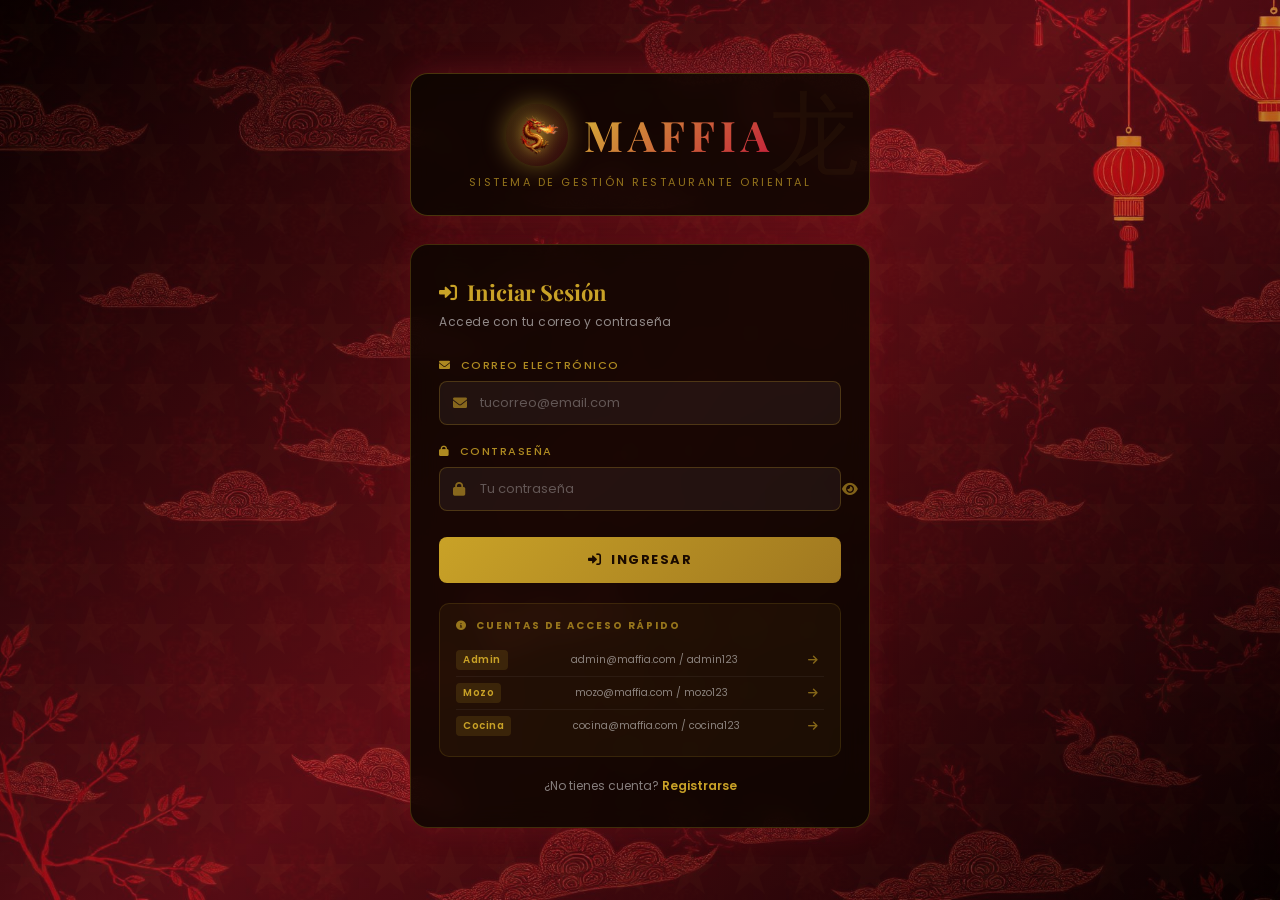
<file: MODULOS/login.html>
<!DOCTYPE html>
<html lang="es">
<head>
    <meta charset="UTF-8">
    <meta name="viewport" content="width=device-width, initial-scale=1.0">
    <title>MAFFIA - Iniciar Sesión</title>
    <link rel="stylesheet" href="styles.css">
    <link href="https://fonts.googleapis.com/css2?family=Playfair+Display:wght@400;600;700&family=Poppins:wght@300;400;500;600&display=swap" rel="stylesheet">
    <link rel="stylesheet" href="https://cdnjs.cloudflare.com/ajax/libs/font-awesome/6.0.0-beta3/css/all.min.css">
    <style>
        .chinese-bg {
            background-image: url('25.jpg');
            background-size: cover;
            background-position: center;
            background-repeat: no-repeat;
            background-attachment: fixed;
            position: fixed;
            top: 0; left: 0;
            width: 100%; height: 100%;
            z-index: -1;
        }

        /* ── Página centrada ── */
        .auth-page {
            min-height: 100vh;
            display: flex;
            align-items: center;
            justify-content: center;
            padding: 20px;
        }

        .auth-wrapper {
            width: 100%;
            max-width: 460px;
            display: flex;
            flex-direction: column;
            gap: 28px;
        }

        /* ── Logo / Header ── */
        .auth-header {
            text-align: center;
            background: rgba(10, 5, 0, 0.82);
            backdrop-filter: blur(12px);
            border: 1px solid rgba(201, 162, 39, 0.3);
            border-radius: 18px;
            padding: 30px 24px 24px;
            box-shadow: 0 0 30px rgba(180, 30, 50, 0.3);
            position: relative;
            overflow: hidden;
        }

        .auth-header::before {
            content: "龙";
            font-size: 90px;
            position: absolute;
            opacity: 0.05;
            right: 10px;
            top: 0;
            font-family: serif;
            color: #c9a227;
        }

        .auth-logo-row {
            display: flex;
            align-items: center;
            justify-content: center;
            gap: 16px;
            margin-bottom: 8px;
        }

        .auth-dragon {
            width: 62px;
            height: 62px;
            border-radius: 50%;
            background: linear-gradient(135deg, rgba(212,175,55,0.2), rgba(180,30,50,0.2));
            display: flex;
            align-items: center;
            justify-content: center;
            box-shadow: 0 0 25px rgba(212, 175, 55, 0.45);
            animation: dragonGlow 3s ease-in-out infinite;
        }

        .auth-dragon img {
            width: 52px;
            height: 52px;
            object-fit: contain;
            filter: drop-shadow(0 0 8px rgba(212,175,55,0.8));
        }

        .auth-brand {
            font-family: 'Playfair Display', serif;
            font-size: 42px;
            font-weight: 700;
            letter-spacing: 5px;
            background: linear-gradient(135deg, #d4af37, #c41e3a);
            -webkit-background-clip: text;
            background-clip: text;
            color: transparent;
        }

        .auth-subtitle {
            font-size: 11px;
            letter-spacing: 2.5px;
            color: rgba(201,162,39,0.7);
            text-transform: uppercase;
            margin-top: 4px;
        }

        /* ── Card de formulario ── */
        .auth-card {
            background: rgba(10, 5, 0, 0.82);
            backdrop-filter: blur(12px);
            border: 1px solid rgba(201, 162, 39, 0.25);
            border-radius: 18px;
            padding: 32px 28px;
            box-shadow: 0 0 30px rgba(180, 30, 50, 0.2);
        }

        .auth-card-title {
            font-family: 'Playfair Display', serif;
            font-size: 22px;
            color: #c9a227;
            margin-bottom: 6px;
            display: flex;
            align-items: center;
            gap: 10px;
        }

        .auth-card-title i {
            font-size: 18px;
        }

        .auth-card-desc {
            font-size: 12px;
            color: rgba(245,245,245,0.55);
            margin-bottom: 26px;
            letter-spacing: 0.5px;
        }

        /* ── Inputs ── */
        .auth-field {
            margin-bottom: 18px;
        }

        .auth-field label {
            display: block;
            font-size: 11px;
            letter-spacing: 1.5px;
            text-transform: uppercase;
            color: rgba(201,162,39,0.85);
            margin-bottom: 7px;
            font-weight: 500;
        }

        .auth-input-wrap {
            position: relative;
        }

        .auth-input-wrap i {
            position: absolute;
            left: 14px;
            top: 50%;
            transform: translateY(-50%);
            color: rgba(201,162,39,0.6);
            font-size: 14px;
            pointer-events: none;
        }

        .auth-input-wrap input {
            width: 100%;
            background: rgba(255,255,255,0.05);
            border: 1px solid rgba(201,162,39,0.25);
            border-radius: 8px;
            padding: 11px 40px 11px 40px;
            color: #f5f5f5;
            font-family: 'Poppins', sans-serif;
            font-size: 13px;
            transition: border-color 0.25s, box-shadow 0.25s;
            outline: none;
        }

        .auth-input-wrap input:focus {
            border-color: #c9a227;
            box-shadow: 0 0 12px rgba(201,162,39,0.2);
            background: rgba(255,255,255,0.08);
        }

        .auth-input-wrap input::placeholder {
            color: rgba(245,245,245,0.3);
        }

        /* Toggle contraseña */
        .toggle-pass {
            position: absolute;
            right: 13px;
            top: 50%;
            transform: translateY(-50%);
            background: none;
            border: none;
            color: rgba(201,162,39,0.5);
            cursor: pointer;
            font-size: 14px;
            padding: 0;
            transition: color 0.2s;
        }

        .toggle-pass:hover { color: #c9a227; }

        /* ── Botón principal ── */
        .btn-auth {
            width: 100%;
            padding: 13px;
            background: linear-gradient(135deg, #c9a227, #a07820);
            border: none;
            border-radius: 8px;
            color: #1a0a00;
            font-family: 'Poppins', sans-serif;
            font-size: 13px;
            font-weight: 700;
            letter-spacing: 1.5px;
            text-transform: uppercase;
            cursor: pointer;
            transition: all 0.3s;
            margin-top: 8px;
            position: relative;
            overflow: hidden;
        }

        .btn-auth::before {
            content: '';
            position: absolute;
            top: 0; left: -100%;
            width: 100%; height: 100%;
            background: linear-gradient(90deg, transparent, rgba(255,255,255,0.2), transparent);
            transition: left 0.5s;
        }

        .btn-auth:hover::before { left: 100%; }

        .btn-auth:hover {
            background: linear-gradient(135deg, #e3bb38, #c9a227);
            box-shadow: 0 5px 20px rgba(201,162,39,0.4);
            transform: translateY(-2px);
        }

        .btn-auth:active { transform: translateY(0); }

        .btn-auth:disabled {
            opacity: 0.6;
            cursor: not-allowed;
            transform: none;
        }

        /* ── Link cambiar entre login/registro ── */
        .auth-switch {
            text-align: center;
            font-size: 12px;
            color: rgba(245,245,245,0.5);
            margin-top: 20px;
        }

        .auth-switch a {
            color: #c9a227;
            text-decoration: none;
            font-weight: 600;
            transition: color 0.2s;
        }

        .auth-switch a:hover { color: #e3bb38; text-decoration: underline; }

        /* ── Mensaje de error / éxito ── */
        .auth-msg {
            padding: 11px 14px;
            border-radius: 7px;
            font-size: 12px;
            display: none;
            align-items: center;
            gap: 8px;
            margin-bottom: 16px;
            font-weight: 500;
        }

        .auth-msg.error {
            display: flex;
            background: rgba(196,30,58,0.15);
            border: 1px solid rgba(196,30,58,0.4);
            color: #ff6b6b;
        }

        .auth-msg.success {
            display: flex;
            background: rgba(76,175,80,0.12);
            border: 1px solid rgba(76,175,80,0.35);
            color: #81c784;
        }

        /* ── Cuentas de demo ── */
        .demo-accounts {
            background: rgba(201,162,39,0.06);
            border: 1px solid rgba(201,162,39,0.15);
            border-radius: 10px;
            padding: 14px 16px;
            margin-top: 20px;
        }

        .demo-accounts h5 {
            font-size: 10px;
            letter-spacing: 2px;
            text-transform: uppercase;
            color: rgba(201,162,39,0.7);
            margin-bottom: 10px;
        }

        .demo-item {
            display: flex;
            justify-content: space-between;
            align-items: center;
            padding: 6px 0;
            border-bottom: 1px solid rgba(255,255,255,0.05);
            font-size: 11px;
        }

        .demo-item:last-child { border-bottom: none; }

        .demo-rol {
            background: rgba(201,162,39,0.15);
            color: #c9a227;
            border-radius: 4px;
            padding: 2px 7px;
            font-size: 10px;
            font-weight: 600;
            letter-spacing: 0.5px;
        }

        .demo-creds {
            color: rgba(245,245,245,0.5);
            font-size: 10px;
        }

        .demo-btn-fill {
            background: none;
            border: none;
            color: rgba(201,162,39,0.6);
            cursor: pointer;
            font-size: 11px;
            padding: 2px 6px;
            border-radius: 4px;
            transition: all 0.2s;
        }

        .demo-btn-fill:hover {
            background: rgba(201,162,39,0.1);
            color: #c9a227;
        }

        /* ── Loading spinner ── */
        .spinner {
            display: inline-block;
            width: 14px;
            height: 14px;
            border: 2px solid rgba(26,10,0,0.4);
            border-top-color: #1a0a00;
            border-radius: 50%;
            animation: spin 0.7s linear infinite;
            vertical-align: middle;
            margin-right: 6px;
        }

        @keyframes spin { to { transform: rotate(360deg); } }
        @keyframes dragonGlow {
            0%, 100% { box-shadow: 0 0 15px rgba(212,175,55,0.3); }
            50% { box-shadow: 0 0 35px rgba(212,175,55,0.8); }
        }
    </style>
</head>
<body>
    <div class="chinese-bg"></div>

    <div class="auth-page">
        <div class="auth-wrapper">

            <!-- Header Logo -->
            <div class="auth-header">
                <div class="auth-logo-row">
                    <div class="auth-dragon">
                        <img src="e.png" alt="Dragon MAFFIA">
                    </div>
                    <span class="auth-brand">MAFFIA</span>
                </div>
                <p class="auth-subtitle">Sistema de Gestión Restaurante Oriental</p>
            </div>

            <!-- Card Login -->
            <div class="auth-card">
                <h2 class="auth-card-title">
                    <i class="fas fa-sign-in-alt"></i> Iniciar Sesión
                </h2>
                <p class="auth-card-desc">Accede con tu correo y contraseña</p>

                <!-- Mensaje error/éxito -->
                <div class="auth-msg" id="loginMsg"></div>

                <!-- Formulario -->
                <div class="auth-field">
                    <label for="loginCorreo"><i class="fas fa-envelope"></i> &nbsp;Correo electrónico</label>
                    <div class="auth-input-wrap">
                        <i class="fas fa-envelope"></i>
                        <input type="email" id="loginCorreo" placeholder="tucorreo@email.com" autocomplete="email">
                    </div>
                </div>

                <div class="auth-field">
                    <label for="loginPass"><i class="fas fa-lock"></i> &nbsp;Contraseña</label>
                    <div class="auth-input-wrap">
                        <i class="fas fa-lock"></i>
                        <input type="password" id="loginPass" placeholder="Tu contraseña" autocomplete="current-password">
                        <button class="toggle-pass" onclick="togglePass('loginPass', this)" type="button">
                            <i class="fas fa-eye"></i>
                        </button>
                    </div>
                </div>

                <button class="btn-auth" id="btnLogin" onclick="iniciarSesion()">
                    <i class="fas fa-sign-in-alt"></i> &nbsp;Ingresar
                </button>

                <!-- Cuentas demo -->
                <div class="demo-accounts">
                    <h5><i class="fas fa-info-circle"></i> &nbsp;Cuentas de acceso rápido</h5>
                    <div class="demo-item">
                        <span class="demo-rol">Admin</span>
                        <span class="demo-creds">admin@maffia.com / admin123</span>
                        <button class="demo-btn-fill" onclick="fillDemo('admin@maffia.com','admin123')">
                            <i class="fas fa-arrow-right"></i>
                        </button>
                    </div>
                    <div class="demo-item">
                        <span class="demo-rol">Mozo</span>
                        <span class="demo-creds">mozo@maffia.com / mozo123</span>
                        <button class="demo-btn-fill" onclick="fillDemo('mozo@maffia.com','mozo123')">
                            <i class="fas fa-arrow-right"></i>
                        </button>
                    </div>
                    <div class="demo-item">
                        <span class="demo-rol">Cocina</span>
                        <span class="demo-creds">cocina@maffia.com / cocina123</span>
                        <button class="demo-btn-fill" onclick="fillDemo('cocina@maffia.com','cocina123')">
                            <i class="fas fa-arrow-right"></i>
                        </button>
                    </div>
                </div>

                <div class="auth-switch">
                    ¿No tienes cuenta? <a href="registro.html">Registrarse</a>
                </div>
            </div>

        </div>
    </div>

    <script src="auth.js"></script>
    <script>
        // Si ya hay sesión activa, redirigir
        if (Auth.estaAutenticado()) {
            window.location.href = 'index.html';
        }

        function mostrarMsg(id, texto, tipo) {
            const el = document.getElementById(id);
            el.className = 'auth-msg ' + tipo;
            el.innerHTML = `<i class="fas fa-${tipo === 'error' ? 'exclamation-circle' : 'check-circle'}"></i> ${texto}`;
        }

        function togglePass(inputId, btn) {
            const input = document.getElementById(inputId);
            const icon = btn.querySelector('i');
            if (input.type === 'password') {
                input.type = 'text';
                icon.className = 'fas fa-eye-slash';
            } else {
                input.type = 'password';
                icon.className = 'fas fa-eye';
            }
        }

        function fillDemo(correo, pass) {
            document.getElementById('loginCorreo').value = correo;
            document.getElementById('loginPass').value = pass;
            document.getElementById('loginMsg').className = 'auth-msg';
        }

        function iniciarSesion() {
            const correo = document.getElementById('loginCorreo').value.trim();
            const pass = document.getElementById('loginPass').value;
            const btn = document.getElementById('btnLogin');

            if (!correo || !pass) {
                mostrarMsg('loginMsg', 'Por favor completa todos los campos.', 'error');
                return;
            }

            // Loading
            btn.disabled = true;
            btn.innerHTML = '<span class="spinner"></span> Verificando...';

            setTimeout(() => {
                const usuario = Auth.buscarPorCorreo(correo);

                if (!usuario) {
                    mostrarMsg('loginMsg', 'Correo no registrado en el sistema.', 'error');
                    btn.disabled = false;
                    btn.innerHTML = '<i class="fas fa-sign-in-alt"></i> &nbsp;Ingresar';
                    return;
                }

                if (usuario.estado === 'Pendiente') {
                    mostrarMsg('loginMsg', 'Tu cuenta está pendiente de verificación. Revisa tu correo.', 'error');
                    btn.disabled = false;
                    btn.innerHTML = '<i class="fas fa-sign-in-alt"></i> &nbsp;Ingresar';
                    return;
                }

                if (btoa(pass) !== usuario.contrasena) {
                    mostrarMsg('loginMsg', 'Contraseña incorrecta. Inténtalo de nuevo.', 'error');
                    btn.disabled = false;
                    btn.innerHTML = '<i class="fas fa-sign-in-alt"></i> &nbsp;Ingresar';
                    return;
                }

                // Éxito
                mostrarMsg('loginMsg', `Bienvenido, ${usuario.nombre}! Redirigiendo...`, 'success');
                Auth.setSesion(usuario);

                setTimeout(() => {
                    window.location.href = 'index.html';
                }, 1000);

            }, 700);
        }

        // Enter para login
        document.addEventListener('keydown', e => {
            if (e.key === 'Enter') iniciarSesion();
        });
    </script>
</body>
</html>
</file>
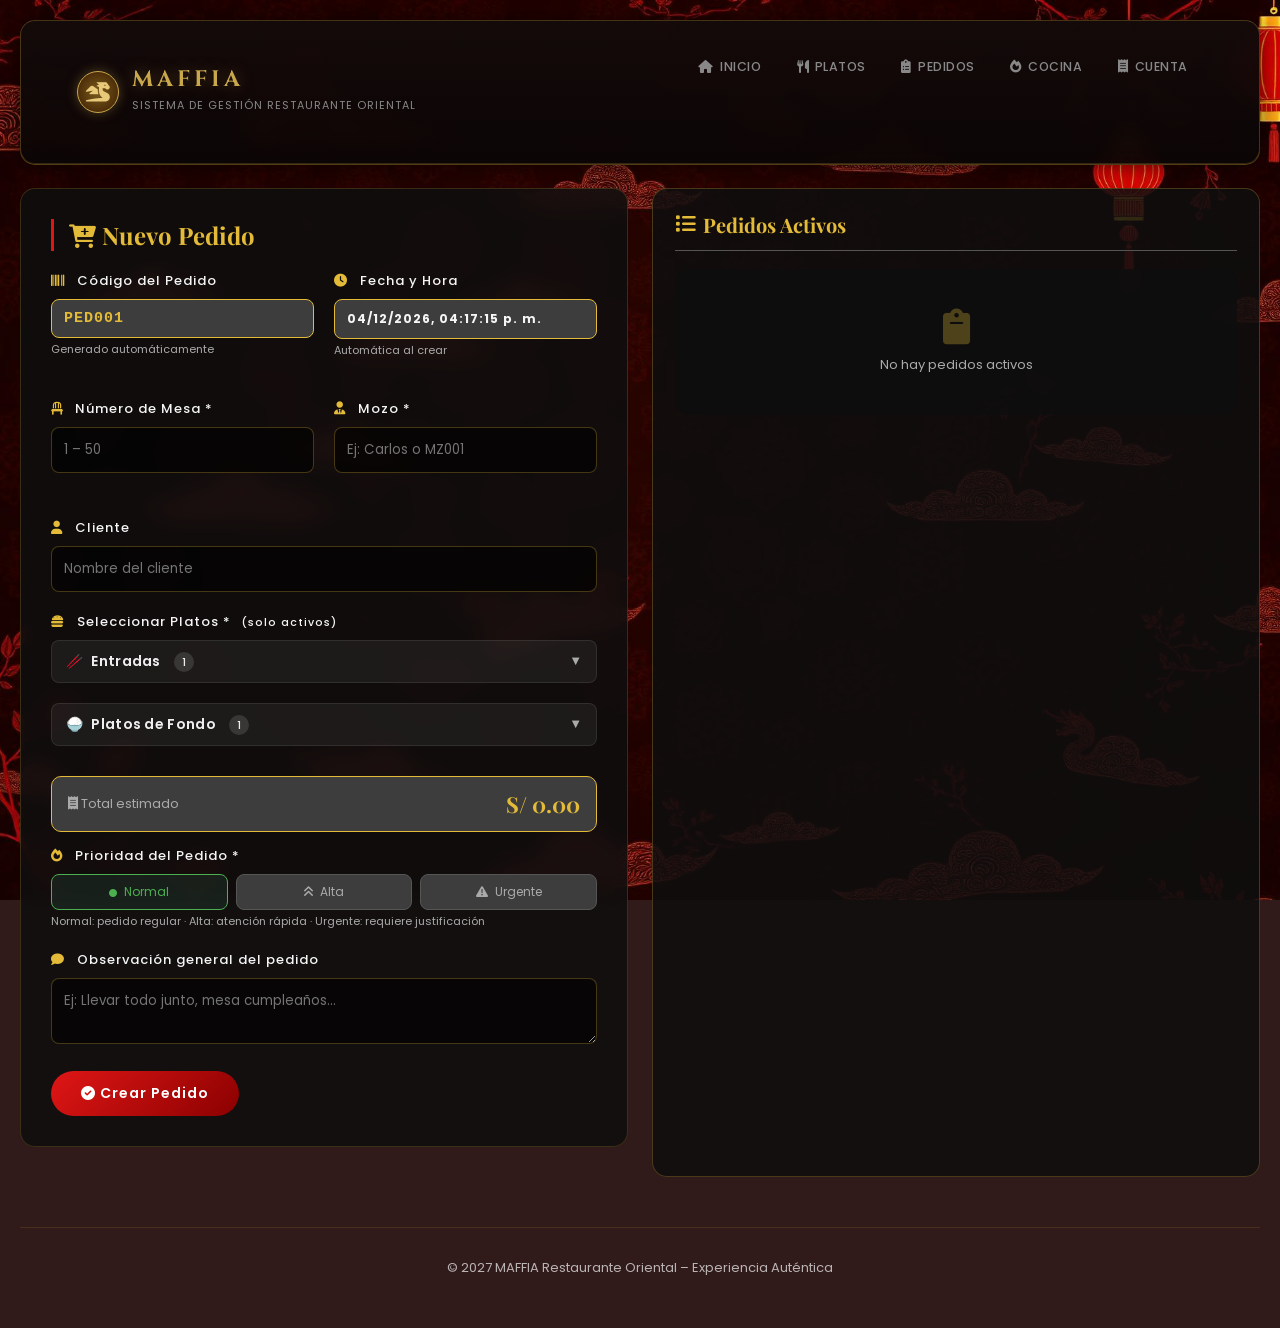
<file: MODULOS/pedidos.html>
<!DOCTYPE html>
<html lang="es">
<head>
    <meta charset="UTF-8">
    <meta name="viewport" content="width=device-width, initial-scale=1.0">
    <title>MAFFIA-Pedidos</title>
  <link href="https://fonts.googleapis.com/css2?family=Cinzel:wght@400;700&family=Playfair+Display:wght@400;600;700&family=Poppins:wght@300;400;500;600&display=swap" rel="stylesheet">  
    <link rel="stylesheet" href="https://cdnjs.cloudflare.com/ajax/libs/font-awesome/6.0.0-beta3/css/all.min.css">
    <link rel="stylesheet" href="styles.css">
    <link rel="stylesheet" href="pedidos.css">
    <style>
        body {
            background-image: url('[data-uri]');
            background-size: cover;
            background-position: center center;
            background-repeat: no-repeat;
            background-attachment: fixed;
        }
    </style>
</head>
<body>
<div class="container">

    <header class="main-header">
        <div class="header-content">
            <div class="logo-area">
                <div class="logo-icon"><i class="fas fa-dragon"></i></div>
                <div class="logo-text">
                    <h1>MAFFIA</h1>
                    <span>Sistema de Gestión Restaurante Oriental</span>
                </div>
            </div>
            <nav class="main-nav">
                <a href="index.html"><i class="fas fa-home"></i> Inicio</a>
                <a href="platos.html"><i class="fas fa-utensils"></i> Platos</a>
                <a href="pedidos.html"><i class="fas fa-clipboard-list"></i> Pedidos</a>
                <a href="cocina.html"><i class="fas fa-fire"></i></i> Cocina</a>
                <a href="cuenta.html"><i class="fas fa-receipt"></i> Cuenta</a>
            </nav>
        </div>
    </header>

    <div class="module-content">

        <!-- ====== FORMULARIO ====== -->
        <div class="form-container">
            <h2><i class="fas fa-cart-plus"></i> Nuevo Pedido</h2>
            <form id="pedidoForm" novalidate>

                <!-- Código del pedido -->
                <div class="form-row">
                    <div class="form-group">
                        <label><i class="fas fa-barcode"></i> Código del Pedido</label>
                        <div class="codigo-display" id="codigoPedido">PED001</div>
                        <small class="field-info">Generado automáticamente</small>
                    </div>
                    <div class="form-group">
                        <label><i class="fas fa-clock"></i> Fecha y Hora</label>
                        <div class="codigo-display" id="fechaHora" style="font-family:'Poppins',sans-serif;font-size:12px;color:var(--text);">—</div>
                        <small class="field-info">Automática al crear</small>
                    </div>
                </div>

                <!-- Mesa y Mozo -->
                <div class="form-row">
                    <div class="form-group">
                        <label><i class="fas fa-chair"></i> Número de Mesa *</label>
                        <input type="number" id="mesa" min="1" max="50" placeholder="1 – 50">
                        <small class="error-message" id="mesaError"></small>
                    </div>
                    <div class="form-group">
                        <label><i class="fas fa-user-tie"></i> Mozo *</label>
                        <input type="text" id="mozo" placeholder="Ej: Carlos o MZ001">
                        <small class="error-message" id="mozoError"></small>
                    </div>
                </div>

                <!-- Cliente -->
                <div class="form-group">
                    <label><i class="fas fa-user"></i> Cliente</label>
                    <input type="text" id="cliente" placeholder="Nombre del cliente">
                </div>

                <!-- Platos -->
                <div class="form-group">
                    <label><i class="fas fa-hamburger"></i> Seleccionar Platos * <small style="color:var(--green);margin-left:6px;">(solo activos)</small></label>
                    <div id="platosDisponibles" class="platos-selector"></div>
                    <small class="error-message" id="platosError"></small>
                </div>

                <!-- Total -->
                <div class="total-bar">
                    <span class="label"><i class="fas fa-receipt"></i> Total estimado</span>
                    <span class="amount" id="totalDisplay">S/ 0.00</span>
                </div>

                <!-- Prioridad -->
                <div class="form-group">
                    <label><i class="fas fa-fire"></i> Prioridad del Pedido *</label>
                    <div class="prioridad-options">
                        <button type="button" class="prio-btn active-normal" data-prio="normal" onclick="setPrioridad(this)">
                            <i class="fas fa-circle" style="font-size:8px;margin-right:4px;"></i> Normal
                        </button>
                        <button type="button" class="prio-btn" data-prio="alta" onclick="setPrioridad(this)">
                            <i class="fas fa-angle-double-up" style="margin-right:4px;"></i> Alta
                        </button>
                        <button type="button" class="prio-btn" data-prio="urgente" onclick="setPrioridad(this)">
                            <i class="fas fa-exclamation-triangle" style="margin-right:4px;"></i> Urgente
                        </button>
                    </div>
                    <small class="field-info">Normal: pedido regular · Alta: atención rápida · Urgente: requiere justificación</small>
                    <small class="error-message" id="prioError"></small>

                    <div class="justificacion-urgente" id="justificacionBlock">
                        <label style="margin-top:8px;display:flex;align-items:center;gap:5px;"><i class="fas fa-exclamation-circle" style="color:var(--red);"></i> Justificación urgente *</label>
                        <select id="justificacionSelect" style="margin-bottom:6px;">
                            <option value="">-- Seleccione motivo --</option>
                            <option value="Demora previa en el servicio">Demora previa en el servicio</option>
                            <option value="Cliente VIP o solicitud especial">Cliente VIP o solicitud especial</option>
                            <option value="Reclamo o queja del cliente">Reclamo o queja del cliente</option>
                            <option value="Alergia o restricción médica">Alergia o restricción médica</option>
                            <option value="Evento o celebración especial">Evento o celebración especial</option>
                            <option value="Otro">Otro (detallar abajo)</option>
                        </select>
                        <textarea id="justificacionTexto" rows="2" placeholder="Describa la situación (mín. 10 caracteres)..." style="resize:vertical;"></textarea>
                        <small class="error-message" id="justError"></small>
                    </div>
                </div>

                <!-- Observación general -->
                <div class="form-group">
                    <label><i class="fas fa-comment"></i> Observación general del pedido</label>
                    <textarea id="observaciones" rows="2" placeholder="Ej: Llevar todo junto, mesa cumpleaños..."></textarea>
                </div>

                <button type="submit" class="btn-primary"><i class="fas fa-check-circle"></i> Crear Pedido</button>
            </form>
        </div>

        <!-- ====== LISTA PEDIDOS ====== -->
        <div class="list-container">
            <h3><i class="fas fa-list"></i> Pedidos Activos</h3>
            <div id="pedidosList"></div>
        </div>
    </div>

    <footer class="footer">
        <p>© 2027 MAFFIA Restaurante Oriental – Experiencia Auténtica</p>
    </footer>
</div>

<script src="pedidos.js"></script>
</body>
</html>
</file>
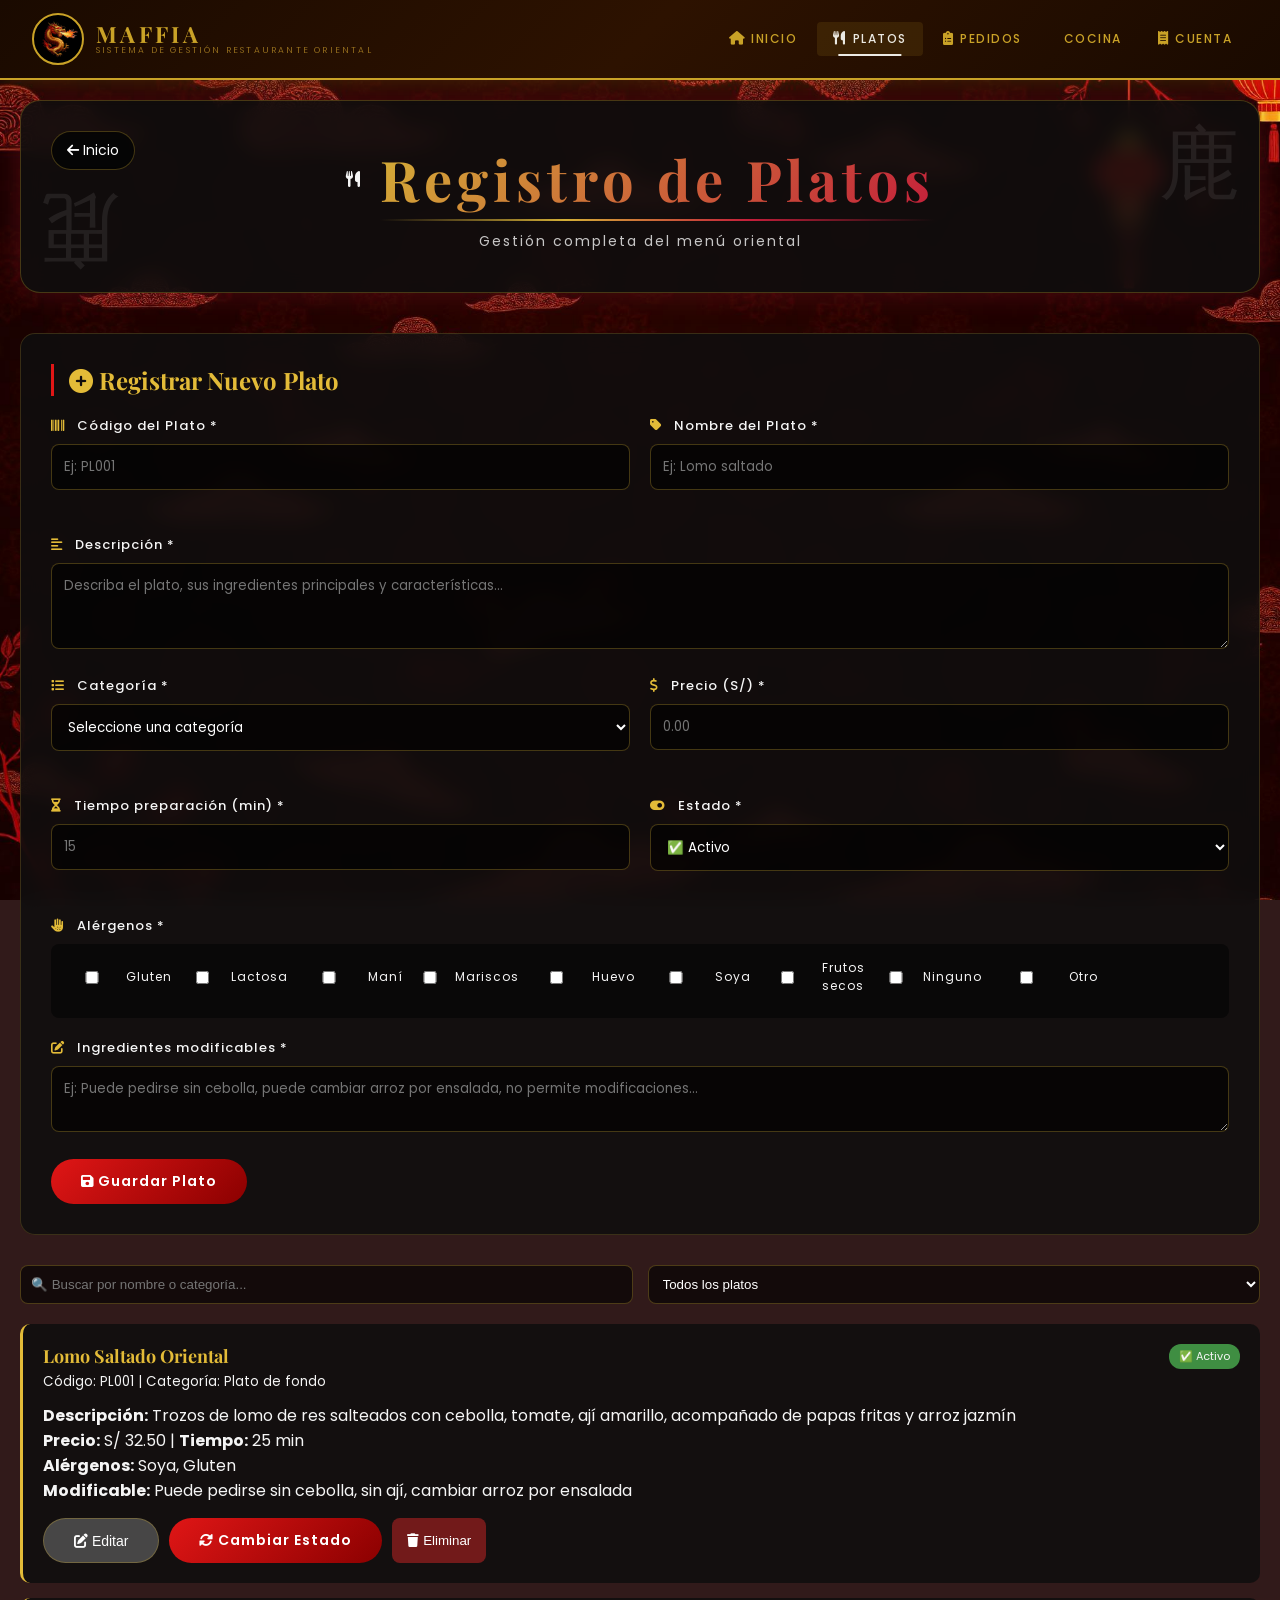
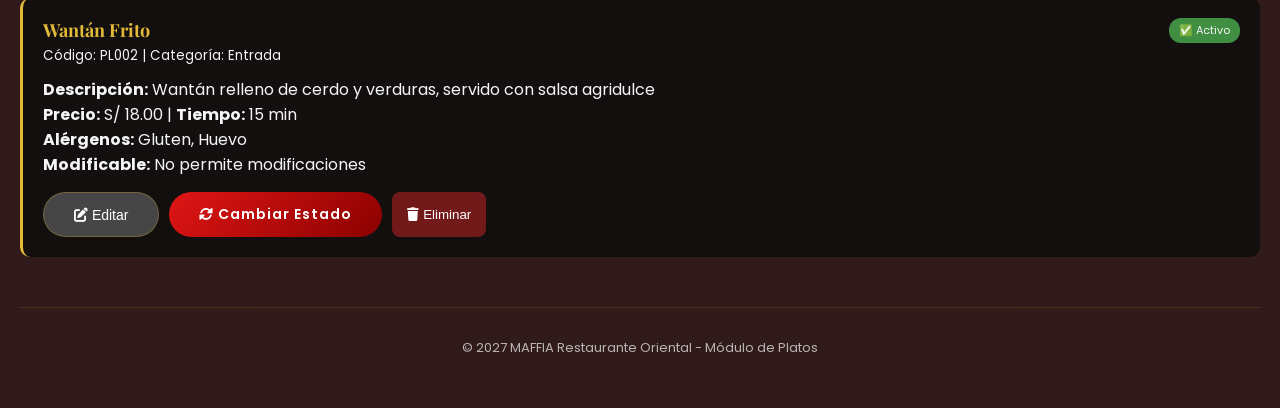
<file: MODULOS/platos.html>
<!DOCTYPE html>
<html lang="es">
<head>
    <meta charset="UTF-8">
    <meta name="viewport" content="width=device-width, initial-scale=1.0">
    <title>Registro de Platos - Walok</title>
    <link rel="stylesheet" href="styles.css">
    <link rel="stylesheet" href="navbar.css">
    <style>
        body {
            background-image: url('25.jpg');
            background-size: cover;
            background-position: center;
            background-attachment: fixed;
            background-repeat: no-repeat;
        }
    </style>
    <link href="https://fonts.googleapis.com/css2?family=Playfair+Display:wght@400;600;700&family=Poppins:wght@300;400;500;600&display=swap" rel="stylesheet">
    <link rel="stylesheet" href="https://cdnjs.cloudflare.com/ajax/libs/font-awesome/6.0.0-beta3/css/all.min.css">
</head>
<body>

    <!-- ===== NAVBAR ===== -->
    <nav class="navbar">
        <a href="index.html" class="navbar-brand">
            <img src="e.png" alt="MAFFIA Logo" class="navbar-logo">
            <div class="navbar-brand-text">
                <span class="brand-name">MAFFIA</span>
                <span class="brand-sub">Sistema de Gestión Restaurante Oriental</span>
            </div>
        </a>
        <ul class="navbar-links">
            <li><a href="index.html"><i class="fas fa-home"></i> <span>Inicio</span></a></li>
            <li><a href="platos.html" class="active"><i class="fas fa-utensils"></i> <span>Platos</span></a></li>
            <li><a href="pedidos.html"><i class="fas fa-clipboard-list"></i> <span>Pedidos</span></a></li>
            <li><a href="cocina.html"><i class="fas fa-fire-burner"></i> <span>Cocina</span></a></li>
            <li><a href="cuenta.html"><i class="fas fa-receipt"></i> <span>Cuenta</span></a></li>
        </ul>
    </nav>
    <!-- ===== END NAVBAR ===== -->

    <div class="container">
        <header class="header">
            <a href="index.html" class="back-btn"><i class="fas fa-arrow-left"></i> Inicio</a>
            <div class="logo-container">
                <i class="fas fa-utensils"></i>
                <h1>Registro de Platos</h1>
            </div>
            <p class="subtitle">Gestión completa del menú oriental</p>
        </header>

        <div class="module-content">
            <!-- Formulario de registro -->
            <div class="form-container">
                <h2><i class="fas fa-plus-circle"></i> Registrar Nuevo Plato</h2>
                <form id="platoForm">
                    <div class="form-row">
                        <div class="form-group">
                            <label><i class="fas fa-barcode"></i> Código del Plato *</label>
                            <input type="text" id="codigo" placeholder="Ej: PL001" maxlength="10">
                            <small class="error-message" id="codigoError"></small>
                        </div>
                        <div class="form-group">
                            <label><i class="fas fa-tag"></i> Nombre del Plato *</label>
                            <input type="text" id="nombre" placeholder="Ej: Lomo saltado" maxlength="60">
                            <small class="error-message" id="nombreError"></small>
                        </div>
                    </div>

                    <div class="form-group">
                        <label><i class="fas fa-align-left"></i> Descripción *</label>
                        <textarea id="descripcion" rows="3" placeholder="Describa el plato, sus ingredientes principales y características..."></textarea>
                        <small class="error-message" id="descripcionError"></small>
                    </div>

                    <div class="form-row">
                        <div class="form-group">
                            <label><i class="fas fa-list"></i> Categoría *</label>
                            <select id="categoria">
                                <option value="">Seleccione una categoría</option>
                                <option value="Entrada">🥢 Entrada</option>
                                <option value="Plato de fondo">🍚 Plato de fondo</option>
                                <option value="Postre">🍡 Postre</option>
                                <option value="Bebida">🍵 Bebida</option>
                                <option value="Menú ejecutivo">🥡 Menú ejecutivo</option>
                                <option value="Especial de la casa">🐉 Especial de la casa</option>
                            </select>
                            <small class="error-message" id="categoriaError"></small>
                        </div>
                        <div class="form-group">
                            <label><i class="fas fa-dollar-sign"></i> Precio (S/) *</label>
                            <input type="number" id="precio" step="0.01" placeholder="0.00">
                            <small class="error-message" id="precioError"></small>
                        </div>
                    </div>

                    <div class="form-row">
                        <div class="form-group">
                            <label><i class="fas fa-hourglass-half"></i> Tiempo preparación (min) *</label>
                            <input type="number" id="tiempo" placeholder="15">
                            <small class="error-message" id="tiempoError"></small>
                        </div>
                        <div class="form-group">
                            <label><i class="fas fa-toggle-on"></i> Estado *</label>
                            <select id="estado">
                                <option value="Activo">✅ Activo</option>
                                <option value="Inactivo">❌ Inactivo</option>
                            </select>
                            <small class="error-message" id="estadoError"></small>
                        </div>
                    </div>

                    <div class="form-group">
                        <label><i class="fas fa-allergies"></i> Alérgenos *</label>
                        <div class="alergenos-group">
                            <label><input type="checkbox" class="alergeno" value="Gluten"> Gluten</label>
                            <label><input type="checkbox" class="alergeno" value="Lactosa"> Lactosa</label>
                            <label><input type="checkbox" class="alergeno" value="Maní"> Maní</label>
                            <label><input type="checkbox" class="alergeno" value="Mariscos"> Mariscos</label>
                            <label><input type="checkbox" class="alergeno" value="Huevo"> Huevo</label>
                            <label><input type="checkbox" class="alergeno" value="Soya"> Soya</label>
                            <label><input type="checkbox" class="alergeno" value="Frutos secos"> Frutos secos</label>
                            <label><input type="checkbox" class="alergeno" value="Ninguno"> Ninguno</label>
                            <label><input type="checkbox" class="alergeno" value="Otro"> Otro</label>
                        </div>
                        <input type="text" id="otroAlergeno" placeholder="Especifique otro alérgeno" style="display:none; margin-top:10px;">
                        <small class="error-message" id="alergenosError"></small>
                    </div>

                    <div class="form-group">
                        <label><i class="fas fa-edit"></i> Ingredientes modificables *</label>
                        <textarea id="modificable" rows="2" placeholder="Ej: Puede pedirse sin cebolla, puede cambiar arroz por ensalada, no permite modificaciones..."></textarea>
                        <small class="error-message" id="modificableError"></small>
                    </div>

                    <div class="form-buttons">
                        <button type="submit" class="btn-primary"><i class="fas fa-save"></i> Guardar Plato</button>
                        <button type="button" id="cancelarEdicion" class="btn-secondary" style="display:none;"><i class="fas fa-times"></i> Cancelar</button>
                    </div>
                </form>
            </div>

            <!-- Listado y filtros -->
            <div class="list-container">
                <div class="filters">
                    <input type="text" id="buscarInput" placeholder="🔍 Buscar por nombre o categoría...">
                    <select id="filtroEstado">
                        <option value="todos">Todos los platos</option>
                        <option value="Activo">Activos</option>
                        <option value="Inactivo">Inactivos</option>
                    </select>
                </div>
                <div id="platosList" class="items-list"></div>
            </div>
        </div>

        <footer class="footer">
            <p>&copy; 2027 MAFFIA Restaurante Oriental - Módulo de Platos</p>
        </footer>
    </div>

    <script src="platos.js"></script>
</body>
</html>
</file>
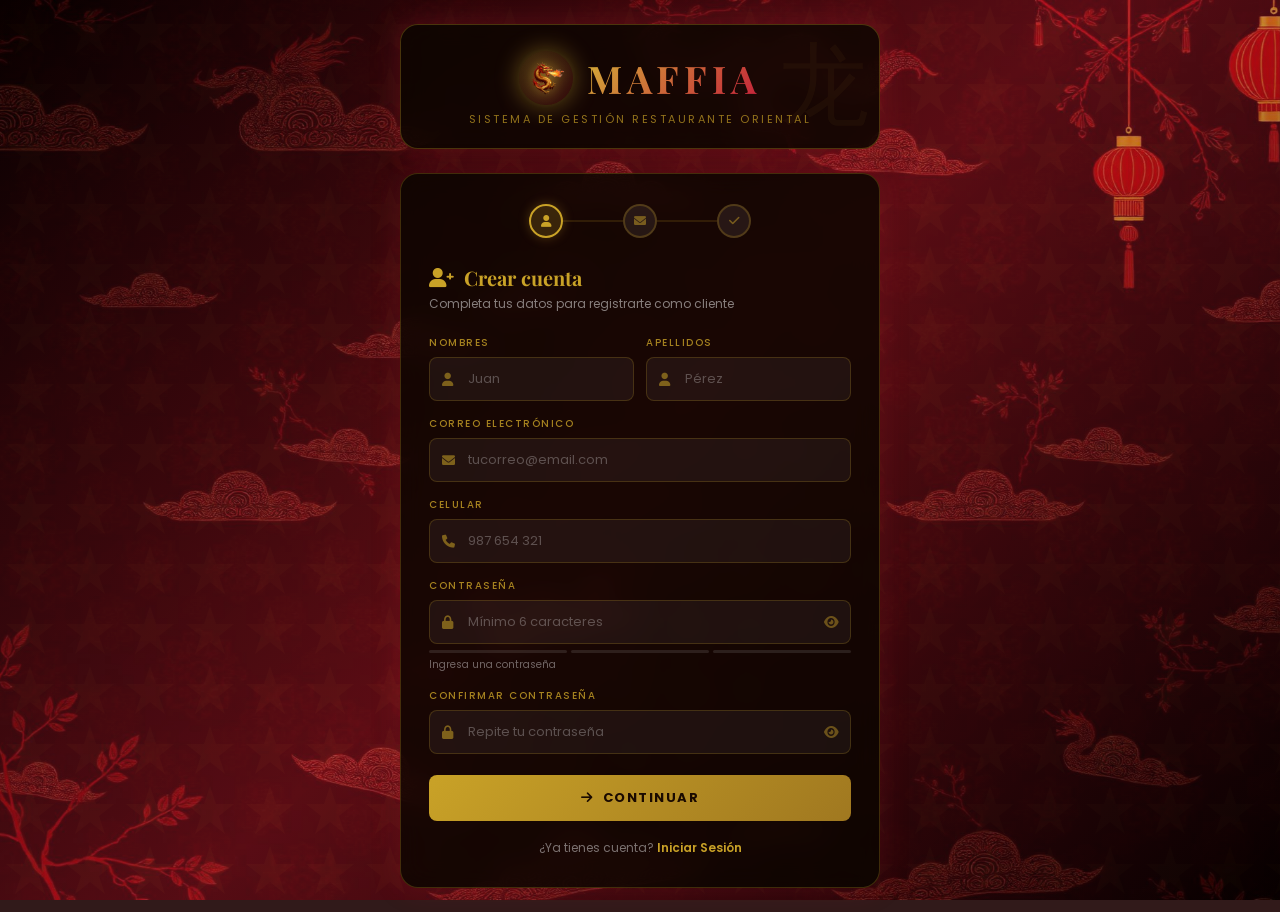
<file: MODULOS/registro.html>
<!DOCTYPE html>
<html lang="es">
<head>
    <meta charset="UTF-8">
    <meta name="viewport" content="width=device-width, initial-scale=1.0">
    <title>MAFFIA - Registrarse</title>
    <link rel="stylesheet" href="styles.css">
    <link href="https://fonts.googleapis.com/css2?family=Playfair+Display:wght@400;600;700&family=Poppins:wght@300;400;500;600&display=swap" rel="stylesheet">
    <link rel="stylesheet" href="https://cdnjs.cloudflare.com/ajax/libs/font-awesome/6.0.0-beta3/css/all.min.css">
    <style>
        .chinese-bg {
            background-image: url('25.jpg');
            background-size: cover;
            background-position: center;
            background-repeat: no-repeat;
            background-attachment: fixed;
            position: fixed;
            top: 0; left: 0;
            width: 100%; height: 100%;
            z-index: -1;
        }

        .auth-page {
            min-height: 100vh;
            display: flex;
            align-items: center;
            justify-content: center;
            padding: 24px 20px;
        }

        .auth-wrapper {
            width: 100%;
            max-width: 480px;
            display: flex;
            flex-direction: column;
            gap: 24px;
        }

        /* ── Header ── */
        .auth-header {
            text-align: center;
            background: rgba(10, 5, 0, 0.82);
            backdrop-filter: blur(12px);
            border: 1px solid rgba(201,162,39,0.3);
            border-radius: 18px;
            padding: 26px 24px 20px;
            box-shadow: 0 0 30px rgba(180,30,50,0.3);
            position: relative;
            overflow: hidden;
        }

        .auth-header::before {
            content: "龙";
            font-size: 90px;
            position: absolute;
            opacity: 0.05;
            right: 10px;
            top: 0;
            font-family: serif;
            color: #c9a227;
        }

        .auth-logo-row {
            display: flex;
            align-items: center;
            justify-content: center;
            gap: 14px;
            margin-bottom: 6px;
        }

        .auth-dragon {
            width: 54px; height: 54px;
            border-radius: 50%;
            background: linear-gradient(135deg, rgba(212,175,55,0.2), rgba(180,30,50,0.2));
            display: flex; align-items: center; justify-content: center;
            box-shadow: 0 0 25px rgba(212,175,55,0.45);
            animation: dragonGlow 3s ease-in-out infinite;
        }

        .auth-dragon img {
            width: 44px; height: 44px;
            object-fit: contain;
            filter: drop-shadow(0 0 8px rgba(212,175,55,0.8));
        }

        .auth-brand {
            font-family: 'Playfair Display', serif;
            font-size: 38px;
            font-weight: 700;
            letter-spacing: 5px;
            background: linear-gradient(135deg, #d4af37, #c41e3a);
            -webkit-background-clip: text;
            background-clip: text;
            color: transparent;
        }

        .auth-subtitle {
            font-size: 11px;
            letter-spacing: 2.5px;
            color: rgba(201,162,39,0.7);
            text-transform: uppercase;
        }

        /* ── Card ── */
        .auth-card {
            background: rgba(10, 5, 0, 0.82);
            backdrop-filter: blur(12px);
            border: 1px solid rgba(201,162,39,0.25);
            border-radius: 18px;
            padding: 30px 28px;
            box-shadow: 0 0 30px rgba(180,30,50,0.2);
        }

        /* ── Steps ── */
        .steps-bar {
            display: flex;
            align-items: center;
            justify-content: center;
            gap: 0;
            margin-bottom: 26px;
        }

        .step-dot {
            width: 34px; height: 34px;
            border-radius: 50%;
            background: rgba(255,255,255,0.07);
            border: 2px solid rgba(201,162,39,0.25);
            display: flex; align-items: center; justify-content: center;
            font-size: 12px;
            font-weight: 700;
            color: rgba(201,162,39,0.5);
            transition: all 0.3s;
            position: relative;
            z-index: 1;
        }

        .step-dot.active {
            background: rgba(201,162,39,0.2);
            border-color: #c9a227;
            color: #c9a227;
            box-shadow: 0 0 12px rgba(201,162,39,0.3);
        }

        .step-dot.done {
            background: rgba(76,175,80,0.2);
            border-color: #4caf50;
            color: #4caf50;
        }

        .step-line {
            flex: 1;
            height: 2px;
            background: rgba(201,162,39,0.15);
            max-width: 60px;
            transition: background 0.3s;
        }

        .step-line.done { background: rgba(76,175,80,0.4); }

        /* ── Título ── */
        .auth-card-title {
            font-family: 'Playfair Display', serif;
            font-size: 20px;
            color: #c9a227;
            margin-bottom: 4px;
            display: flex; align-items: center; gap: 10px;
        }

        .auth-card-desc {
            font-size: 12px;
            color: rgba(245,245,245,0.5);
            margin-bottom: 22px;
        }

        /* ── Inputs ── */
        .auth-field { margin-bottom: 15px; }

        .auth-field label {
            display: block;
            font-size: 10px;
            letter-spacing: 1.5px;
            text-transform: uppercase;
            color: rgba(201,162,39,0.8);
            margin-bottom: 6px;
            font-weight: 500;
        }

        .auth-input-wrap { position: relative; }

        .auth-input-wrap > i:first-child {
            position: absolute;
            left: 13px; top: 50%;
            transform: translateY(-50%);
            color: rgba(201,162,39,0.55);
            font-size: 13px;
            pointer-events: none;
        }

        .auth-input-wrap input {
            width: 100%;
            background: rgba(255,255,255,0.05);
            border: 1px solid rgba(201,162,39,0.22);
            border-radius: 8px;
            padding: 11px 38px 11px 38px;
            color: #f5f5f5;
            font-family: 'Poppins', sans-serif;
            font-size: 13px;
            transition: border-color 0.25s, box-shadow 0.25s;
            outline: none;
        }

        .auth-input-wrap input:focus {
            border-color: #c9a227;
            box-shadow: 0 0 12px rgba(201,162,39,0.18);
            background: rgba(255,255,255,0.07);
        }

        .auth-input-wrap input::placeholder { color: rgba(245,245,245,0.28); }

        .auth-input-wrap input.error-input { border-color: rgba(196,30,58,0.6); }

        .toggle-pass {
            position: absolute;
            right: 12px; top: 50%;
            transform: translateY(-50%);
            background: none; border: none;
            color: rgba(201,162,39,0.45);
            cursor: pointer; font-size: 13px; padding: 0;
            transition: color 0.2s;
        }

        .toggle-pass:hover { color: #c9a227; }

        /* Fila de 2 campos */
        .auth-row {
            display: grid;
            grid-template-columns: 1fr 1fr;
            gap: 12px;
        }

        /* Indicador fortaleza contraseña */
        .pass-strength {
            margin-top: 6px;
            display: flex;
            gap: 4px;
        }

        .strength-bar {
            flex: 1; height: 3px;
            background: rgba(255,255,255,0.1);
            border-radius: 3px;
            transition: background 0.3s;
        }

        .strength-bar.weak { background: #e53935; }
        .strength-bar.medium { background: #ff9800; }
        .strength-bar.strong { background: #4caf50; }

        .pass-hint {
            font-size: 10px;
            color: rgba(245,245,245,0.4);
            margin-top: 4px;
        }

        /* ── Botón ── */
        .btn-auth {
            width: 100%;
            padding: 13px;
            background: linear-gradient(135deg, #c9a227, #a07820);
            border: none; border-radius: 8px;
            color: #1a0a00;
            font-family: 'Poppins', sans-serif;
            font-size: 13px; font-weight: 700;
            letter-spacing: 1.5px; text-transform: uppercase;
            cursor: pointer;
            transition: all 0.3s;
            margin-top: 6px;
            position: relative; overflow: hidden;
        }

        .btn-auth::before {
            content: '';
            position: absolute;
            top: 0; left: -100%;
            width: 100%; height: 100%;
            background: linear-gradient(90deg, transparent, rgba(255,255,255,0.2), transparent);
            transition: left 0.5s;
        }

        .btn-auth:hover::before { left: 100%; }

        .btn-auth:hover {
            background: linear-gradient(135deg, #e3bb38, #c9a227);
            box-shadow: 0 5px 20px rgba(201,162,39,0.4);
            transform: translateY(-2px);
        }

        .btn-auth:disabled { opacity: 0.55; cursor: not-allowed; transform: none; }

        .btn-auth-outline {
            width: 100%;
            padding: 11px;
            background: transparent;
            border: 1px solid rgba(201,162,39,0.35);
            border-radius: 8px;
            color: #c9a227;
            font-family: 'Poppins', sans-serif;
            font-size: 12px; font-weight: 600;
            letter-spacing: 1px; text-transform: uppercase;
            cursor: pointer;
            transition: all 0.25s;
            margin-top: 10px;
        }

        .btn-auth-outline:hover {
            background: rgba(201,162,39,0.08);
            border-color: #c9a227;
        }

        /* ── Mensajes ── */
        .auth-msg {
            padding: 10px 13px;
            border-radius: 7px;
            font-size: 12px;
            display: none;
            align-items: center;
            gap: 8px;
            margin-bottom: 14px;
            font-weight: 500;
        }

        .auth-msg.error {
            display: flex;
            background: rgba(196,30,58,0.13);
            border: 1px solid rgba(196,30,58,0.38);
            color: #ff6b6b;
        }

        .auth-msg.success {
            display: flex;
            background: rgba(76,175,80,0.1);
            border: 1px solid rgba(76,175,80,0.32);
            color: #81c784;
        }

        .auth-msg.info {
            display: flex;
            background: rgba(201,162,39,0.1);
            border: 1px solid rgba(201,162,39,0.3);
            color: #c9a227;
        }

        /* ── Panel de verificación ── */
        .verify-panel {
            text-align: center;
        }

        .code-display {
            background: rgba(201,162,39,0.08);
            border: 2px dashed rgba(201,162,39,0.35);
            border-radius: 12px;
            padding: 20px;
            margin: 18px 0;
        }

        .code-display p {
            font-size: 11px;
            color: rgba(245,245,245,0.5);
            margin-bottom: 8px;
            letter-spacing: 1px;
            text-transform: uppercase;
        }

        .code-number {
            font-family: 'Playfair Display', serif;
            font-size: 40px;
            letter-spacing: 10px;
            color: #c9a227;
            text-shadow: 0 0 20px rgba(201,162,39,0.5);
            font-weight: 700;
        }

        .code-input-row {
            display: flex;
            gap: 8px;
            justify-content: center;
            margin: 18px 0;
        }

        .code-digit {
            width: 46px; height: 54px;
            background: rgba(255,255,255,0.05);
            border: 2px solid rgba(201,162,39,0.25);
            border-radius: 8px;
            text-align: center;
            font-size: 22px;
            font-weight: 700;
            color: #c9a227;
            font-family: 'Playfair Display', serif;
            outline: none;
            transition: border-color 0.2s, box-shadow 0.2s;
        }

        .code-digit:focus {
            border-color: #c9a227;
            box-shadow: 0 0 12px rgba(201,162,39,0.3);
        }

        .code-digit.filled {
            background: rgba(201,162,39,0.1);
            border-color: rgba(201,162,39,0.6);
        }

        /* ── Link switch ── */
        .auth-switch {
            text-align: center;
            font-size: 12px;
            color: rgba(245,245,245,0.45);
            margin-top: 18px;
        }

        .auth-switch a {
            color: #c9a227;
            text-decoration: none;
            font-weight: 600;
        }

        .auth-switch a:hover { text-decoration: underline; }

        /* ── Spinner ── */
        .spinner {
            display: inline-block;
            width: 13px; height: 13px;
            border: 2px solid rgba(26,10,0,0.4);
            border-top-color: #1a0a00;
            border-radius: 50%;
            animation: spin 0.7s linear infinite;
            vertical-align: middle;
            margin-right: 6px;
        }

        @keyframes spin { to { transform: rotate(360deg); } }
        @keyframes dragonGlow {
            0%, 100% { box-shadow: 0 0 15px rgba(212,175,55,0.3); }
            50% { box-shadow: 0 0 35px rgba(212,175,55,0.8); }
        }

        /* Éxito final */
        .success-panel {
            text-align: center;
            padding: 10px 0;
        }

        .success-icon {
            font-size: 60px;
            color: #4caf50;
            margin-bottom: 16px;
            animation: popIn 0.5s ease;
            text-shadow: 0 0 20px rgba(76,175,80,0.5);
        }

        @keyframes popIn {
            from { transform: scale(0); opacity: 0; }
            to { transform: scale(1); opacity: 1; }
        }

        .success-panel h3 {
            font-family: 'Playfair Display', serif;
            color: #c9a227;
            font-size: 22px;
            margin-bottom: 8px;
        }

        .success-panel p {
            font-size: 13px;
            color: rgba(245,245,245,0.6);
            margin-bottom: 22px;
        }

        /* Ocultar secciones */
        .step-section { display: none; }
        .step-section.active { display: block; }
    </style>
</head>
<body>
    <div class="chinese-bg"></div>

    <div class="auth-page">
        <div class="auth-wrapper">

            <!-- Header -->
            <div class="auth-header">
                <div class="auth-logo-row">
                    <div class="auth-dragon">
                        <img src="e.png" alt="Dragon MAFFIA">
                    </div>
                    <span class="auth-brand">MAFFIA</span>
                </div>
                <p class="auth-subtitle">Sistema de Gestión Restaurante Oriental</p>
            </div>

            <!-- Card -->
            <div class="auth-card">

                <!-- Barra de pasos -->
                <div class="steps-bar" id="stepsBar">
                    <div class="step-dot active" id="sDot1"><i class="fas fa-user"></i></div>
                    <div class="step-line" id="sLine1"></div>
                    <div class="step-dot" id="sDot2"><i class="fas fa-envelope"></i></div>
                    <div class="step-line" id="sLine2"></div>
                    <div class="step-dot" id="sDot3"><i class="fas fa-check"></i></div>
                </div>

                <!-- Mensaje general -->
                <div class="auth-msg" id="regMsg"></div>

                <!-- ══ PASO 1: Datos personales ══ -->
                <div class="step-section active" id="step1">
                    <h2 class="auth-card-title"><i class="fas fa-user-plus"></i> Crear cuenta</h2>
                    <p class="auth-card-desc">Completa tus datos para registrarte como cliente</p>

                    <div class="auth-row">
                        <div class="auth-field">
                            <label>Nombres</label>
                            <div class="auth-input-wrap">
                                <i class="fas fa-user"></i>
                                <input type="text" id="regNombre" placeholder="Juan">
                            </div>
                        </div>
                        <div class="auth-field">
                            <label>Apellidos</label>
                            <div class="auth-input-wrap">
                                <i class="fas fa-user"></i>
                                <input type="text" id="regApellidos" placeholder="Pérez">
                            </div>
                        </div>
                    </div>

                    <div class="auth-field">
                        <label>Correo electrónico</label>
                        <div class="auth-input-wrap">
                            <i class="fas fa-envelope"></i>
                            <input type="email" id="regCorreo" placeholder="tucorreo@email.com">
                        </div>
                    </div>

                    <div class="auth-field">
                        <label>Celular</label>
                        <div class="auth-input-wrap">
                            <i class="fas fa-phone"></i>
                            <input type="tel" id="regCelular" placeholder="987 654 321" maxlength="12">
                        </div>
                    </div>

                    <div class="auth-field">
                        <label>Contraseña</label>
                        <div class="auth-input-wrap">
                            <i class="fas fa-lock"></i>
                            <input type="password" id="regPass" placeholder="Mínimo 6 caracteres" oninput="checkStrength(this.value)">
                            <button class="toggle-pass" onclick="togglePass('regPass', this)" type="button">
                                <i class="fas fa-eye"></i>
                            </button>
                        </div>
                        <div class="pass-strength">
                            <div class="strength-bar" id="sb1"></div>
                            <div class="strength-bar" id="sb2"></div>
                            <div class="strength-bar" id="sb3"></div>
                        </div>
                        <p class="pass-hint" id="passHint">Ingresa una contraseña</p>
                    </div>

                    <div class="auth-field">
                        <label>Confirmar contraseña</label>
                        <div class="auth-input-wrap">
                            <i class="fas fa-lock"></i>
                            <input type="password" id="regPassConfirm" placeholder="Repite tu contraseña">
                            <button class="toggle-pass" onclick="togglePass('regPassConfirm', this)" type="button">
                                <i class="fas fa-eye"></i>
                            </button>
                        </div>
                    </div>

                    <button class="btn-auth" id="btnPaso1" onclick="irPaso2()">
                        <i class="fas fa-arrow-right"></i> &nbsp;Continuar
                    </button>

                    <div class="auth-switch">
                        ¿Ya tienes cuenta? <a href="login.html">Iniciar Sesión</a>
                    </div>
                </div>

                <!-- ══ PASO 2: Verificación de correo ══ -->
                <div class="step-section" id="step2">
                    <h2 class="auth-card-title"><i class="fas fa-envelope-open-text"></i> Verificar correo</h2>
                    <p class="auth-card-desc">Te enviamos un código de 6 dígitos</p>

                    <div class="verify-panel">
                        <p style="font-size:13px; color:rgba(245,245,245,0.6);">
                            Código enviado a <strong id="correoMostrado" style="color:#c9a227;"></strong>
                        </p>

                        <!-- Código simulado (en producción esto iría por email) -->
                        <div class="code-display">
                            <p><i class="fas fa-envelope"></i> &nbsp;Código de verificación</p>
                            <div class="code-number" id="codigoDisplay">------</div>
                            <p style="margin-top:8px; font-size:10px; color:rgba(201,162,39,0.5);">
                                (Simulado — en producción llegaría a tu correo)
                            </p>
                        </div>

                        <p style="font-size:12px; color:rgba(245,245,245,0.5); margin-bottom:4px;">
                            Ingresa el código:
                        </p>

                        <div class="code-input-row" id="codeInputs">
                            <input class="code-digit" maxlength="1" type="text" pattern="[0-9]" inputmode="numeric">
                            <input class="code-digit" maxlength="1" type="text" pattern="[0-9]" inputmode="numeric">
                            <input class="code-digit" maxlength="1" type="text" pattern="[0-9]" inputmode="numeric">
                            <input class="code-digit" maxlength="1" type="text" pattern="[0-9]" inputmode="numeric">
                            <input class="code-digit" maxlength="1" type="text" pattern="[0-9]" inputmode="numeric">
                            <input class="code-digit" maxlength="1" type="text" pattern="[0-9]" inputmode="numeric">
                        </div>

                        <button class="btn-auth" id="btnVerificar" onclick="verificarCodigo()">
                            <i class="fas fa-check-circle"></i> &nbsp;Verificar Código
                        </button>

                        <button class="btn-auth-outline" onclick="reenviarCodigo()">
                            <i class="fas fa-redo"></i> &nbsp;Reenviar código
                        </button>
                    </div>

                    <div class="auth-switch" style="margin-top:16px;">
                        <a href="#" onclick="volverPaso1()"><i class="fas fa-arrow-left"></i> Volver</a>
                    </div>
                </div>

                <!-- ══ PASO 3: Éxito ══ -->
                <div class="step-section" id="step3">
                    <div class="success-panel">
                        <div class="success-icon"><i class="fas fa-check-circle"></i></div>
                        <h3>¡Cuenta activada!</h3>
                        <p>Tu cuenta fue verificada correctamente.<br>Ya puedes ingresar al sistema.</p>
                        <button class="btn-auth" onclick="window.location.href='login.html'">
                            <i class="fas fa-sign-in-alt"></i> &nbsp;Ir a Iniciar Sesión
                        </button>
                    </div>
                </div>

            </div>
        </div>
    </div>

    <script src="auth.js"></script>
    <script>
        // Si ya hay sesión, redirigir
        if (Auth.estaAutenticado()) {
            window.location.href = 'index.html';
        }

        let codigoGenerado = null;

        // ── Helpers ──
        function mostrarMsg(texto, tipo) {
            const el = document.getElementById('regMsg');
            el.className = 'auth-msg ' + tipo;
            const icons = { error: 'exclamation-circle', success: 'check-circle', info: 'info-circle' };
            el.innerHTML = `<i class="fas fa-${icons[tipo] || 'info-circle'}"></i> ${texto}`;
        }

        function ocultarMsg() {
            document.getElementById('regMsg').className = 'auth-msg';
        }

        function togglePass(id, btn) {
            const input = document.getElementById(id);
            const icon = btn.querySelector('i');
            input.type = input.type === 'password' ? 'text' : 'password';
            icon.className = input.type === 'password' ? 'fas fa-eye' : 'fas fa-eye-slash';
        }

        // ── Indicador fortaleza ──
        function checkStrength(pass) {
            const sb = [document.getElementById('sb1'), document.getElementById('sb2'), document.getElementById('sb3')];
            const hint = document.getElementById('passHint');
            sb.forEach(b => b.className = 'strength-bar');

            if (pass.length === 0) { hint.textContent = 'Ingresa una contraseña'; return; }
            if (pass.length < 4) {
                sb[0].classList.add('weak');
                hint.textContent = 'Muy corta'; hint.style.color = '#e53935';
            } else if (pass.length < 8 || !/[A-Z]/.test(pass)) {
                sb[0].classList.add('medium'); sb[1].classList.add('medium');
                hint.textContent = 'Aceptable — agrega mayúsculas'; hint.style.color = '#ff9800';
            } else {
                sb[0].classList.add('strong'); sb[1].classList.add('strong'); sb[2].classList.add('strong');
                hint.textContent = 'Contraseña fuerte ✓'; hint.style.color = '#4caf50';
            }
        }

        // ── Step navigation ──
        function setStep(n) {
            document.querySelectorAll('.step-section').forEach((s, i) => {
                s.classList.toggle('active', i === n - 1);
            });
            // dots
            for (let i = 1; i <= 3; i++) {
                const dot = document.getElementById('sDot' + i);
                dot.classList.remove('active', 'done');
                if (i < n) dot.classList.add('done');
                else if (i === n) dot.classList.add('active');
            }
            // lines
            for (let i = 1; i <= 2; i++) {
                const line = document.getElementById('sLine' + i);
                line.classList.toggle('done', i < n);
            }
            ocultarMsg();
        }

        function volverPaso1() {
            setStep(1);
        }

        // ── Paso 1 → 2 ──
        function irPaso2() {
            const nombre    = document.getElementById('regNombre').value.trim();
            const apellidos = document.getElementById('regApellidos').value.trim();
            const correo    = document.getElementById('regCorreo').value.trim();
            const celular   = document.getElementById('regCelular').value.trim();
            const pass      = document.getElementById('regPass').value;
            const passConf  = document.getElementById('regPassConfirm').value;

            if (!nombre || !apellidos || !correo || !celular || !pass || !passConf) {
                mostrarMsg('Por favor completa todos los campos.', 'error');
                return;
            }

            const emailRegex = /^[^\s@]+@[^\s@]+\.[^\s@]+$/;
            if (!emailRegex.test(correo)) {
                mostrarMsg('Ingresa un correo electrónico válido.', 'error');
                return;
            }

            if (pass.length < 6) {
                mostrarMsg('La contraseña debe tener al menos 6 caracteres.', 'error');
                return;
            }

            if (pass !== passConf) {
                mostrarMsg('Las contraseñas no coinciden.', 'error');
                return;
            }

            // Verificar si ya existe
            if (Auth.buscarPorCorreo(correo)) {
                mostrarMsg('Este correo ya está registrado. <a href="login.html" style="color:#c9a227">Inicia sesión</a>', 'error');
                return;
            }

            // Guardar datos temporalmente
            window._regTemp = { nombre, apellidos, correo, celular, pass };

            // Generar código 6 dígitos
            codigoGenerado = String(Math.floor(100000 + Math.random() * 900000));

            // Mostrar
            document.getElementById('correoMostrado').textContent = correo;
            document.getElementById('codigoDisplay').textContent = codigoGenerado;

            // Limpiar inputs código
            document.querySelectorAll('.code-digit').forEach(d => {
                d.value = '';
                d.classList.remove('filled');
            });

            setStep(2);

            // Auto-foco primer dígito
            setTimeout(() => document.querySelector('.code-digit').focus(), 200);
        }

        // ── Inputs código: navegación automática ──
        document.addEventListener('DOMContentLoaded', () => {
            const digits = document.querySelectorAll('.code-digit');
            digits.forEach((input, idx) => {
                input.addEventListener('input', () => {
                    input.value = input.value.replace(/[^0-9]/g, '');
                    if (input.value) {
                        input.classList.add('filled');
                        if (idx < digits.length - 1) digits[idx + 1].focus();
                    } else {
                        input.classList.remove('filled');
                    }
                });
                input.addEventListener('keydown', (e) => {
                    if (e.key === 'Backspace' && !input.value && idx > 0) {
                        digits[idx - 1].focus();
                    }
                });
            });
        });

        // ── Verificar código ──
        function verificarCodigo() {
            const digits = document.querySelectorAll('.code-digit');
            const ingresado = Array.from(digits).map(d => d.value).join('');

            if (ingresado.length < 6) {
                mostrarMsg('Ingresa los 6 dígitos del código.', 'error');
                return;
            }

            const btn = document.getElementById('btnVerificar');
            btn.disabled = true;
            btn.innerHTML = '<span class="spinner"></span> Verificando...';

            setTimeout(() => {
                if (ingresado !== codigoGenerado) {
                    mostrarMsg('Código incorrecto. Inténtalo de nuevo.', 'error');
                    btn.disabled = false;
                    btn.innerHTML = '<i class="fas fa-check-circle"></i> &nbsp;Verificar Código';
                    document.querySelectorAll('.code-digit').forEach(d => {
                        d.value = ''; d.classList.remove('filled');
                    });
                    document.querySelector('.code-digit').focus();
                    return;
                }

                // Registrar usuario
                const datos = window._regTemp;
                const usuarios = Auth.getUsuarios();
                const nuevoId = usuarios.length > 0 ? Math.max(...usuarios.map(u => u.id)) + 1 : 1;

                usuarios.push({
                    id: nuevoId,
                    nombre: datos.nombre,
                    apellidos: datos.apellidos,
                    correo: datos.correo,
                    celular: datos.celular,
                    contrasena: btoa(datos.pass),
                    rol: 'Cliente',
                    estado: 'Activo',
                    fechaRegistro: new Date().toISOString()
                });

                Auth.setUsuarios(usuarios);
                window._regTemp = null;
                codigoGenerado = null;

                setStep(3);

            }, 800);
        }

        // ── Reenviar código ──
        function reenviarCodigo() {
            codigoGenerado = String(Math.floor(100000 + Math.random() * 900000));
            document.getElementById('codigoDisplay').textContent = codigoGenerado;
            document.querySelectorAll('.code-digit').forEach(d => { d.value = ''; d.classList.remove('filled'); });
            document.querySelector('.code-digit').focus();
            mostrarMsg('Código reenviado correctamente.', 'info');
        }
    </script>
</body>
</html>
</file>
<file: styles.css>
:root {
    --primary-red: #e01616;
    --primary-gold: #e3bb38;
    --dark-bg: #0e0e0e;
    --dark-surface: rgba(15, 15, 15, 0.85);
    --text-light: #f5f5f5;
    --text-dark: #333;
    --accent-red: #c61515;
    --accent-gold-light: #f3d00b;
    --china-red: #b22222;
    --china-gold: #ffd700;
}

* {
    margin: 0;
    padding: 0; 
    box-sizing: border-box;
}

body {
    font-family: 'Poppins', sans-serif;
    background: #311a1a;
    color: var(--text-light);
    min-height: 100vh;
    position: relative;
    overflow-x: hidden;
}

/* Fondo de arquitectura china */
.chinese-bg {
    position: fixed;
    top: 0;
    left: 0;
    width: 100%;
    height: 100%;
    background-image: url('https://images.pexels.com/photos/21982818/pexels-photo-21982818.jpeg?auto=compress&cs=tinysrgb&w=1260&h=750&dpr=2');
    background-size: cover;
    background-position: center;
    background-repeat: no-repeat;
    z-index: -2;
}

/* Si la imagen no carga, imagen de respaldo */
.chinese-bg::after {
    content: '';
    position: fixed;
    top: 0;
    left: 0;
    width: 100%;
    height: 100%;
    background: linear-gradient(135deg, 
        rgba(0, 0, 0, 0.7) 0%,
        rgba(180, 30, 50, 0.4) 50%,
        rgba(0, 0, 0, 0.7) 100%
    );
    z-index: -1;
}

/* Overlay decorativo chino */
.chinese-bg::before {
    content: '';
    position: fixed;
    top: 0;
    left: 0;
    width: 100%;
    height: 100%;
    background-image: url('data:image/svg+xml,<svg xmlns="http://www.w3.org/2000/svg" viewBox="0 0 100 100" opacity="0.05"><path fill="%23d4af37" d="M50,10 L60,40 L90,40 L65,60 L75,90 L50,70 L25,90 L35,60 L10,40 L40,40 Z"/></svg>');
    background-repeat: repeat;
    background-size: 60px;
    z-index: -1;
}

.container {
    max-width: 1400px;
    margin: 0 auto;
    padding: 20px;
    position: relative;
    z-index: 1;
}

/* Header con estilo chino */
.header {
    text-align: center;
    padding: 40px 20px;
    background: var(--dark-surface);
    backdrop-filter: blur(10px);
    border-radius: 20px;
    margin-bottom: 40px;
    position: relative;
    overflow: hidden;
    border: 1px solid rgba(194, 159, 45, 0.3);
    box-shadow: 0 0 30px rgba(180, 30, 50, 0.3);
}

.header::before {
    content: "⿅";
    font-size: 80px;
    position: absolute;
    opacity: 0.08;
    right: 20px;
    top: 10px;
    font-family: serif;
}

.header::after {
    content: "⿅";
    font-size: 80px;
    position: absolute;
    opacity: 0.08;
    left: 20px;
    bottom: 10px;
    font-family: serif;
    transform: rotate(180deg);
}

.logo-container {
    display: flex;
    align-items: center;
    justify-content: center;
    gap: 20px;
}

/* Logo de dragón realista */
.dragon-logo {
    width: 80px;
    height: 80px;
    border-radius: 50%;
    background: linear-gradient(135deg, rgba(212, 175, 55, 0.2), rgba(180, 30, 50, 0.2));
    display: flex;
    align-items: center;
    justify-content: center;
    box-shadow: 0 0 30px rgba(212, 175, 55, 0.5);
    animation: dragonGlow 3s ease-in-out infinite;
}

.dragon-img {
    width: 70px;
    height: 70px;
    object-fit: contain;
    filter: drop-shadow(0 0 10px rgba(212, 175, 55, 0.8));
    transition: all 0.3s ease;
}

.dragon-logo:hover .dragon-img {
    transform: scale(1.1);
    filter: drop-shadow(0 0 20px rgba(212, 175, 55, 1));
}

@keyframes dragonGlow {
    0%, 100% {
        box-shadow: 0 0 15px rgba(212, 175, 55, 0.3);
    }
    50% {
        box-shadow: 0 0 35px rgba(212, 175, 55, 0.8);
    }
}

.logo-container h1 {
    font-family: 'Playfair Display', serif;
    font-size: 56px;
    letter-spacing: 5px;
    background: linear-gradient(135deg, #d4af37, #c41e3a);
    -webkit-background-clip: text;
    background-clip: text;
    color: transparent;
    text-shadow: none;
    position: relative;
}

.logo-container h1::after {
    content: '';
    position: absolute;
    bottom: -5px;
    left: 0;
    width: 100%;
    height: 2px;
    background: linear-gradient(90deg, transparent, #d4af37, #c41e3a, transparent);
}

.subtitle {
    font-size: 14px;
    opacity: 0.8;
    margin-top: 15px;
    letter-spacing: 2px;
}

/* Botón de retroceso */
.back-btn {
    position: absolute;
    left: 30px;
    top: 30px;
    color: white;
    text-decoration: none;
    font-size: 14px;
    background: rgba(0,0,0,0.6);
    padding: 8px 15px;
    border-radius: 25px;
    transition: all 0.3s;
    backdrop-filter: blur(5px);
    border: 1px solid rgba(212, 175, 55, 0.3);
    z-index: 10;
}

.back-btn:hover {
    background: var(--primary-red);
    transform: translateX(-5px);
    border-color: var(--primary-gold);
    box-shadow: 0 0 15px rgba(180, 30, 50, 0.5);
}

/* Navegación principal */
.main-nav {
    display: grid;
    grid-template-columns: repeat(auto-fit, minmax(250px, 1fr));
    gap: 25px;
    margin-bottom: 50px;
}

.nav-card {
    background: var(--dark-surface);
    backdrop-filter: blur(10px);
    padding: 35px 20px;
    text-align: center;
    text-decoration: none;
    color: var(--text-light);
    transition: all 0.4s;
    border: 1px solid rgba(212, 175, 55, 0.2);
    border-radius: 15px;
    position: relative;
    overflow: hidden;
    cursor: pointer;
}

.nav-card::before {
    content: '';
    position: absolute;
    top: 0;
    left: -100%;
    width: 100%;
    height: 100%;
    background: linear-gradient(90deg, transparent, rgba(212, 175, 55, 0.2), transparent);
    transition: left 0.5s;
}

.nav-card:hover::before {
    left: 100%;
}

.nav-card:hover {
    transform: translateY(-10px);
    border-color: var(--primary-gold);
    box-shadow: 0 10px 40px rgba(180, 30, 50, 0.3);
}

.nav-card i {
    font-size: 52px;
    color: var(--primary-gold);
    margin-bottom: 15px;
    transition: all 0.3s;
}

.nav-card:hover i {
    transform: scale(1.1);
    text-shadow: 0 0 20px rgba(212, 175, 55, 0.5);
}

.nav-card h3 {
    margin-bottom: 10px;
    font-size: 20px;
    font-weight: 600;
}

.nav-card p {
    font-size: 13px;
    opacity: 0.7;
}

.nav-glow {
    position: absolute;
    bottom: 0;
    left: 0;
    width: 100%;
    height: 2px;
    background: linear-gradient(90deg, transparent, var(--primary-gold), transparent);
    transform: scaleX(0);
    transition: transform 0.3s;
}

.nav-card:hover .nav-glow {
    transform: scaleX(1);
}

/* Estadísticas dashboard */
.dashboard-stats {
    display: grid;
    grid-template-columns: repeat(auto-fit, minmax(200px, 1fr));
    gap: 20px;
    margin-bottom: 50px;
}

.stat-card {
    background: var(--dark-surface);
    backdrop-filter: blur(10px);
    padding: 20px;
    border-radius: 15px;
    display: flex;
    align-items: center;
    gap: 15px;
    border-left: 3px solid var(--primary-gold);
    transition: all 0.3s;
}

.stat-card:hover {
    transform: translateX(5px);
    border-left-color: var(--primary-red);
    box-shadow: 0 0 20px rgba(180, 30, 50, 0.2);
}

.stat-card i {
    font-size: 36px;
    color: var(--primary-gold);
}

.stat-info h4 {
    font-size: 13px;
    opacity: 0.8;
    letter-spacing: 1px;
}

.stat-info span {
    font-size: 32px;
    font-weight: bold;
    color: var(--primary-gold);
    text-shadow: 0 0 10px rgba(212, 175, 55, 0.3);
}

/* Formularios */
.form-container {
    background: var(--dark-surface);
    backdrop-filter: blur(10px);
    padding: 30px;
    border-radius: 15px;
    margin-bottom: 30px;
    border: 1px solid rgba(212, 175, 55, 0.2);
}

.form-container h2 {
    margin-bottom: 20px;
    color: var(--primary-gold);
    font-size: 24px;
    border-left: 3px solid var(--primary-red);
    padding-left: 15px;
}

.form-row {
    display: grid;
    grid-template-columns: 1fr 1fr;
    gap: 20px;
    margin-bottom: 20px;
}

.form-group {
    margin-bottom: 20px;
}

.form-group label {
    display: block;
    margin-bottom: 8px;
    font-weight: 500;
    font-size: 13px;
    letter-spacing: 1px;
}

.form-group label i {
    color: var(--primary-gold);
    margin-right: 8px;
}

.form-group input,
.form-group select,
.form-group textarea {
    width: 100%;
    padding: 12px;
    background: rgba(0, 0, 0, 0.6);
    border: 1px solid rgba(212, 175, 55, 0.3);
    border-radius: 8px;
    color: white;
    font-family: 'Poppins', sans-serif;
    transition: all 0.3s;
}

/* Excluir inputs dentro de platos */
.platos-selector input,
.obs-row input,
.obs-row select,
.obs-row textarea {
    width: auto !important;
    padding: 5px 8px !important;
    background: #3d3d3d !important;
    border: 1px solid #555 !important;
    color: var(--text-light) !important;
}

.form-group input:focus,
.form-group select:focus,
.form-group textarea:focus {
    outline: none;
    border-color: var(--primary-gold);
    box-shadow: 0 0 10px rgba(212, 175, 55, 0.3);
    background: rgba(0, 0, 0, 0.8);
}

.alergenos-group {
    display: grid;
    grid-template-columns: repeat(auto-fill, minmax(100px, 1fr));
    gap: 10px;
    background: rgba(0, 0, 0, 0.5);
    padding: 15px;
    border-radius: 8px;
}

.alergenos-group label {
    display: flex;
    align-items: center;
    gap: 8px;
    font-weight: normal;
    cursor: pointer;
    font-size: 12px;
}

.error-message {
    color: #ff6b6b;
    font-size: 11px;
    margin-top: 5px;
    display: block;
}

/* Botones */
.btn-primary {
    background: linear-gradient(135deg, var(--primary-red), #8b0000);
    color: white;
    border: none;
    padding: 12px 30px;
    border-radius: 25px;
    font-size: 14px;
    font-weight: 600;
    cursor: pointer;
    transition: all 0.3s;
    font-family: 'Poppins', sans-serif;
    letter-spacing: 1px;
}

.btn-primary:hover {
    transform: translateY(-2px);
    box-shadow: 0 5px 20px rgba(180, 30, 50, 0.5);
    background: linear-gradient(135deg, #c41e3a, #a00000);
}

.btn-secondary {
    background: rgba(85, 85, 85, 0.8);
    color: white;
    border: 1px solid rgba(212, 175, 55, 0.3);
    padding: 12px 30px;
    border-radius: 25px;
    font-size: 14px;
    cursor: pointer;
    transition: all 0.3s;
}

.btn-secondary:hover {
    background: rgba(100, 100, 100, 0.9);
    transform: translateY(-2px);
}

.btn-danger {
    background: rgba(139, 30, 30, 0.8);
    color: white;
    border: none;
    padding: 8px 15px;
    border-radius: 8px;
    cursor: pointer;
    transition: all 0.3s;
}

.btn-danger:hover {
    background: #8B1E1E;
    transform: scale(1.05);
}

.btn-success {
    background: rgba(45, 106, 79, 0.8);
    color: white;
    border: none;
    padding: 8px 15px;
    border-radius: 8px;
    cursor: pointer;
    transition: all 0.3s;
}

.btn-success:hover {
    background: #2d6a4f;
    transform: scale(1.05);
}

/* Listado de items */
.items-list {
    display: grid;
    gap: 15px;
    margin-top: 20px;
}

.item-card {
    background: var(--dark-surface);
    backdrop-filter: blur(10px);
    padding: 20px;
    border-radius: 10px;
    border-left: 3px solid var(--primary-gold);
    transition: all 0.3s;
}

.item-card:hover {
    transform: translateX(5px);
    border-left-color: var(--primary-red);
}

.item-header {
    display: flex;
    justify-content: space-between;
    align-items: start;
    margin-bottom: 10px;
    flex-wrap: wrap;
    gap: 10px;
}

.item-header h3 {
    color: var(--primary-gold);
    font-size: 18px;
}

.item-badge {
    background: rgba(76, 175, 80, 0.8);
    padding: 4px 10px;
    border-radius: 12px;
    font-size: 11px;
}

.item-badge.inactive {
    background: rgba(244, 67, 54, 0.8);
}

.item-actions {
    display: flex;
    gap: 10px;
    margin-top: 15px;
    flex-wrap: wrap;
}

/* Pedidos en cocina */
.cocina-pedidos {
    display: grid;
    gap: 20px;
}

.pedido-cocina-card {
    background: var(--dark-surface);
    backdrop-filter: blur(10px);
    padding: 20px;
    border-radius: 15px;
    border: 1px solid rgba(212, 175, 55, 0.2);
}

.pedido-header {
    display: flex;
    justify-content: space-between;
    align-items: center;
    margin-bottom: 15px;
    padding-bottom: 10px;
    border-bottom: 1px solid rgba(255, 255, 255, 0.1);
    flex-wrap: wrap;
    gap: 10px;
}

.estado-badge {
    padding: 5px 12px;
    border-radius: 20px;
    font-size: 11px;
    font-weight: bold;
}

.estado-pendiente { background: #ff9800; }
.estado-preparacion { background: #2196f3; }
.estado-listo { background: #4caf50; }

.platos-detalle {
    margin: 15px 0;
    padding-left: 20px;
}

/* Empty state */
.empty-state {
    text-align: center;
    padding: 50px;
    background: var(--dark-surface);
    backdrop-filter: blur(10px);
    border-radius: 15px;
}

.empty-state i {
    font-size: 48px;
    color: var(--primary-gold);
    margin-bottom: 15px;
    opacity: 0.5;
}

/* Filtros */
.filters {
    display: flex;
    gap: 15px;
    margin-bottom: 20px;
    flex-wrap: wrap;
}

.filters input,
.filters select {
    flex: 1;
    min-width: 150px;
    padding: 10px;
    background: rgba(0, 0, 0, 0.6);
    border: 1px solid rgba(212, 175, 55, 0.3);
    border-radius: 8px;
    color: white;
}

/* Platos selector */

/* Estadísticas cocina */
.cocina-stats {
    display: flex;
    gap: 15px;
    margin-bottom: 20px;
    flex-wrap: wrap;
}

.stat-card-mini {
    background: var(--dark-surface);
    backdrop-filter: blur(10px);
    padding: 10px 20px;
    border-radius: 10px;
    border: 1px solid rgba(212, 175, 55, 0.3);
}

.seccion-cocina {
    margin-bottom: 30px;
}

.seccion-cocina h3 {
    margin-bottom: 15px;
    color: var(--primary-gold);
    border-left: 3px solid var(--primary-red);
    padding-left: 15px;
}

/* Responsive */
@media (max-width: 768px) {
    .form-row {
        grid-template-columns: 1fr;
        gap: 0;
    }
    
    .main-nav {
        grid-template-columns: 1fr;
    }
    
    .dashboard-stats {
        grid-template-columns: 1fr 1fr;
    }
    
    .logo-container h1 {
        font-size: 36px;
    }
    
    .dragon-logo {
        width: 60px;
        height: 60px;
    }
    
    .dragon-img {
        width: 50px;
        height: 50px;
    }
    
    .back-btn {
        position: static;
        display: inline-block;
        margin-bottom: 15px;
    }
    
    .item-header {
        flex-direction: column;
    }
    
    .filters {
        flex-direction: column;
    }
}

/* Footer */
.footer {
    text-align: center;
    padding: 30px;
    margin-top: 50px;
    border-top: 1px solid rgba(212, 175, 55, 0.2);
    font-size: 13px;
    opacity: 0.7;
}

/* Scroll personalizado */
::-webkit-scrollbar {
    width: 8px;
}

::-webkit-scrollbar-track {
    background: #1a1a1a;
}

::-webkit-scrollbar-thumb {
    background: var(--primary-gold);
    border-radius: 4px;
}

::-webkit-scrollbar-thumb:hover {
    background: var(--primary-red);
}

/* Animaciones */
@keyframes glowPulse {
    0%, 100% { box-shadow: 0 0 5px rgba(212, 175, 55, 0.3); }
    50% { box-shadow: 0 0 20px rgba(212, 175, 55, 0.6); }
}

.glow-effect {
    animation: glowPulse 2s infinite;
}

/* Tipografía */
h1, h2, h3 {
    font-family: 'Playfair Display', serif;
}

.modificacion-text {
    color: #ffd700;
    font-size: 11px;
    font-style: italic;
}

.btn-disabled {
    background: rgba(100, 100, 100, 0.5);
    color: #888;
    border: none;
    padding: 8px 15px;
    border-radius: 8px;
    cursor: not-allowed;
}

/* Elementos decorativos chinos */
.chinese-decoration {
    position: fixed;
    bottom: 20px;
    right: 20px;
    font-size: 40px;
    opacity: 0.1;
    pointer-events: none;
    z-index: 0;
}

/* ---- HEADER NUEVO ---- */
.main-header {
    position: relative;
    z-index: 100;
    background: linear-gradient(180deg, rgba(20,10,10,0.98), rgba(10,5,5,0.95));
    border-bottom: 1px solid rgba(212,175,55,0.2);
    box-shadow: 0 2px 20px rgba(0,0,0,0.6);
    padding: 0.8rem 2rem;
}

.header-content {
    max-width: 1400px;
    margin: 0 auto;
    display: flex;
    align-items: center;
    justify-content: space-between;
    gap: 1.5rem;
    flex-wrap: wrap;
}

.logo-area {
    display: flex;
    align-items: center;
    gap: 0.8rem;
}

.logo-icon {
    width: 42px;
    height: 42px;
    background: radial-gradient(circle, #c9a84c, #3a1a00);
    border-radius: 50%;
    border: 1.5px solid #ffd700;
    display: flex;
    align-items: center;
    justify-content: center;
    color: #ffd700;
    font-size: 1.2rem;
    box-shadow: 0 0 12px rgba(212,175,55,0.6);
}

.logo-text h1 {
    font-family: 'Cinzel', serif;
    font-size: 1.4rem;
    font-weight: 700;
    color: #ffd700;
    letter-spacing: 4px;
    margin: 0;
}

.logo-text span {
    font-size: 0.65rem;
    color: #aaa;
    letter-spacing: 1px;
    text-transform: uppercase;
}

/* NAV TOP */
.main-nav-top {
    display: flex;
    gap: 0.3rem;
    flex-wrap: wrap;
}

.main-nav-top a {
    text-decoration: none;
    color: #aaa;
    font-size: 0.75rem;
    padding: 0.45rem 0.9rem;
    border-radius: 6px;
    transition: all 0.25s;
    display: flex;
    align-items: center;
    gap: 0.4rem;
    text-transform: uppercase;
}

.main-nav-top a:hover {
    color: #ffd700;
    background: rgba(212,175,55,0.1);
}

.main-nav-top a.active {
    color: #ffd700;
    background: rgba(212,175,55,0.2);
}                                               

/* ---- TOOLBAR COCINA ---- */
.cocina-toolbar {
    display: flex;
    justify-content: space-between;
    align-items: center;
    gap: 15px;
    flex-wrap: wrap;
    margin-bottom: 25px;
}

/* BOTONES DE FILTRO */
.filtros-group {
    display: flex;
    gap: 10px;
    flex-wrap: wrap;
}

.filter-btn {
    background: rgba(0, 0, 0, 0.6);
    border: 1px solid rgba(212, 175, 55, 0.3);
    color: var(--text-light);
    padding: 8px 16px;
    border-radius: 25px;
    font-size: 12px;
    font-weight: 500;
    letter-spacing: 1px;
    cursor: pointer;
    transition: all 0.3s ease;
    display: flex;
    align-items: center;
    gap: 6px;
    backdrop-filter: blur(6px);
}

/* HOVER */
.filter-btn:hover {
    border-color: var(--primary-gold);
    color: var(--primary-gold);
    transform: translateY(-2px);
    box-shadow: 0 0 15px rgba(212, 175, 55, 0.3);
    background: rgba(212, 175, 55, 0.08);
}

/* ACTIVO */
.filter-btn.active {
    background: linear-gradient(135deg, rgba(212,175,55,0.25), rgba(180,30,50,0.2));
    color: var(--primary-gold);
    border-color: var(--primary-gold);
    box-shadow: 0 0 20px rgba(212, 175, 55, 0.4);
}

/* BOTÓN URGENTE (ROJO PRO) */
.urgente-filter {
    border-color: rgba(255, 80, 80, 0.4);
}

.urgente-filter:hover {
    color: #ff4d4d;
    border-color: #ff4d4d;
    box-shadow: 0 0 15px rgba(255, 77, 77, 0.4);
    background: rgba(255, 77, 77, 0.08);
}

.urgente-filter.active {
    background: linear-gradient(135deg, rgba(255,77,77,0.25), rgba(180,30,50,0.2));
    color: #ff4d4d;
    border-color: #ff4d4d;
}

/* ---- ORDEN SELECT ---- */
.orden-group {
    display: flex;
    align-items: center;
    gap: 10px;
}

.orden-group label {
    font-size: 13px;
    color: var(--primary-gold);
    letter-spacing: 1px;
}

/* SELECT BONITO */
#sortSelect {
    background: rgba(0, 0, 0, 0.7);
    border: 1px solid rgba(212, 175, 55, 0.3);
    color: var(--text-light);
    padding: 8px 12px;
    border-radius: 10px;
    font-size: 12px;
    cursor: pointer;
    transition: all 0.3s ease;
    outline: none;
}

/* HOVER SELECT */
#sortSelect:hover {
    border-color: var(--primary-gold);
    box-shadow: 0 0 10px rgba(212, 175, 55, 0.3);
}

/* FOCUS SELECT */
#sortSelect:focus {
    border-color: var(--primary-gold);
    box-shadow: 0 0 12px rgba(212, 175, 55, 0.5);
}

/* OPCIONES */
#sortSelect option {
    background: #111;
    color: white;
}
/* ============================================================
   TOAST NOTIFICATIONS - COCINA
   ============================================================ */

.toast-cocina {
    position: fixed;
    bottom: -150px;
    left: 50%;
    transform: translateX(-50%);
    z-index: 2000;
    transition: all 0.4s cubic-bezier(0.34, 1.56, 0.64, 1);
    pointer-events: none;
}

.toast-cocina.show {
    bottom: 30px;
    pointer-events: auto;
}

.toast-inner {
    display: flex;
    align-items: center;
    gap: 15px;
    background: linear-gradient(135deg, rgba(76, 175, 80, 0.95), rgba(56, 142, 60, 0.95));
    backdrop-filter: blur(15px);
    padding: 16px 28px;
    border-radius: 12px;
    color: white;
    font-weight: 600;
    font-size: 14px;
    letter-spacing: 0.5px;
    box-shadow: 0 8px 32px rgba(76, 175, 80, 0.4),
                0 0 20px rgba(76, 175, 80, 0.2);
    border: 1px solid rgba(139, 235, 139, 0.3);
    animation: slideInUp 0.4s cubic-bezier(0.34, 1.56, 0.64, 1);
}

.toast-cocina.show .toast-inner {
    animation: toastPulse 0.3s ease-out;
}

.toast-cocina i {
    font-size: 20px;
    color: #fff;
    text-shadow: 0 0 8px rgba(76, 175, 80, 0.6);
}

/* TOAST SUCCESS */
.toast-cocina.toast-success .toast-inner {
    background: linear-gradient(135deg, 
        rgba(76, 175, 80, 0.95) 0%,
        rgba(56, 142, 60, 0.95) 100%);
    border: 1px solid rgba(139, 235, 139, 0.3);
    box-shadow: 0 8px 32px rgba(76, 175, 80, 0.4),
                0 0 20px rgba(76, 175, 80, 0.2);
}

/* TOAST ERROR */
.toast-cocina.toast-error .toast-inner {
    background: linear-gradient(135deg, 
        rgba(244, 67, 54, 0.95) 0%,
        rgba(229, 57, 53, 0.95) 100%);
    border: 1px solid rgba(255, 138, 128, 0.3);
    box-shadow: 0 8px 32px rgba(244, 67, 54, 0.4),
                0 0 20px rgba(244, 67, 54, 0.2);
}

.toast-cocina.toast-error .toast-inner i {
    text-shadow: 0 0 8px rgba(244, 67, 54, 0.6);
}

/* ANIMACIONES */
@keyframes slideInUp {
    from {
        opacity: 0;
        transform: translateX(-50%) translateY(30px);
    }
    to {
        opacity: 1;
        transform: translateX(-50%) translateY(0);
    }
}

@keyframes toastPulse {
    0% {
        transform: scale(0.95);
    }
    50% {
        transform: scale(1.05);
    }
    100% {
        transform: scale(1);
    }
}

/* ICONO ANIMADO */
.toast-cocina i {
    animation: iconRotate 0.5s ease-out;
}

@keyframes iconRotate {
    from {
        opacity: 0;
        transform: rotate(-180deg) scale(0);
    }
    to {
        opacity: 1;
        transform: rotate(0deg) scale(1);
    }
}

/* RESPONSIVE */
@media (max-width: 768px) {
    .toast-cocina {
        bottom: -150px;
        left: 20px;
        right: 20px;
        transform: none;
    }
    
    .toast-cocina.show {
        bottom: 20px;
    }
    
    .toast-inner {
        padding: 14px 20px;
        font-size: 13px;
        gap: 12px;
    }
}

/* DARK MODE (ya lo tienes) */
@media (prefers-color-scheme: dark) {
    .toast-cocina.toast-success .toast-inner {
        background: linear-gradient(135deg, 
            rgba(102, 187, 106, 0.9) 0%,
            rgba(76, 175, 80, 0.9) 100%);
    }
    
    .toast-cocina.toast-error .toast-inner {
        background: linear-gradient(135deg, 
            rgba(255, 87, 75, 0.9) 0%,
            rgba(244, 67, 54, 0.9) 100%);
    }
}
/* ============================================================
   ESTADO PLATOS - BOTONES MEJORADOS
   ============================================================ */

.plato-estado-buttons {
    display: grid;
    grid-template-columns: repeat(3, 1fr);
    gap: 8px;
    margin-top: 12px;
    padding: 12px;
    background: rgba(0, 0, 0, 0.4);
    border-radius: 10px;
}

.btn-estado-plato {
    display: flex;
    flex-direction: column;
    align-items: center;
    justify-content: center;
    gap: 6px;
    padding: 10px 12px;
    background: rgba(255, 255, 255, 0.08);
    border: 2px solid rgba(212, 175, 55, 0.2);
    border-radius: 8px;
    color: var(--text-light);
    cursor: pointer;
    transition: all 0.3s ease;
    font-size: 11px;
    font-weight: 600;
    letter-spacing: 0.5px;
    position: relative;
    overflow: hidden;
}

.btn-estado-plato::before {
    content: '';
    position: absolute;
    top: 0;
    left: -100%;
    width: 100%;
    height: 100%;
    background: linear-gradient(90deg, transparent, rgba(255,255,255,0.1), transparent);
    transition: left 0.5s;
}

.btn-estado-plato:hover::before {
    left: 100%;
}

.btn-estado-plato i {
    font-size: 16px;
    transition: all 0.3s ease;
}

.btn-estado-plato:hover {
    background: rgba(212, 175, 55, 0.15);
    border-color: rgba(212, 175, 55, 0.5);
    transform: translateY(-2px);
    box-shadow: 0 4px 12px rgba(212, 175, 55, 0.2);
}

/* ACTIVE - PENDIENTE (GRIS OSCURO) */
.btn-estado-plato.active[data-estado="Pendiente"] {
    background: linear-gradient(135deg, rgba(255, 193, 7, 0.25), rgba(255, 152, 0, 0.2));
    border-color: rgba(255, 193, 7, 0.6);
    color: #ffc107;
    box-shadow: 0 0 15px rgba(255, 193, 7, 0.3);
}

.btn-estado-plato.active[data-estado="Pendiente"] i {
    animation: pulse-yellow 1.5s ease-in-out infinite;
}

/* ACTIVE - EN PREPARACIÓN (AZUL FUEGO) */
.btn-estado-plato.active[data-estado="En preparación"] {
    background: linear-gradient(135deg, rgba(33, 150, 243, 0.25), rgba(3, 169, 244, 0.2));
    border-color: rgba(33, 150, 243, 0.6);
    color: #2196f3;
    box-shadow: 0 0 15px rgba(33, 150, 243, 0.3);
}

.btn-estado-plato.active[data-estado="En preparación"] i {
    animation: pulse-blue 1.5s ease-in-out infinite;
}

/* ACTIVE - LISTO (VERDE BRILLANTE) */
.btn-estado-plato.active[data-estado="Listo"] {
    background: linear-gradient(135deg, rgba(76, 175, 80, 0.3), rgba(56, 142, 60, 0.25));
    border-color: rgba(76, 175, 80, 0.7);
    color: #4caf50;
    box-shadow: 0 0 18px rgba(76, 175, 80, 0.4),
                inset 0 0 10px rgba(76, 175, 80, 0.2);
}

.btn-estado-plato.active[data-estado="Listo"] i {
    animation: pulse-green 1.5s ease-in-out infinite;
    transform: scale(1.1);
}

/* ANIMACIONES */
@keyframes pulse-yellow {
    0%, 100% { transform: scale(1); }
    50% { transform: scale(1.15); }
}

@keyframes pulse-blue {
    0%, 100% { transform: scale(1); }
    50% { transform: scale(1.15); }
}

@keyframes pulse-green {
    0%, 100% { 
        transform: scale(1);
        filter: drop-shadow(0 0 3px rgba(76, 175, 80, 0.5));
    }
    50% { 
        transform: scale(1.15);
        filter: drop-shadow(0 0 10px rgba(76, 175, 80, 0.8));
    }
}

/* SPAN DENTRO DE BOTÓN */
.btn-estado-plato span {
    display: block;
    text-align: center;
}

/* ============================================================
   BOTÓN MARCAR TODOS COMO LISTOS
   ============================================================ */

.btn-accion {
    display: flex;
    flex-direction: column;
    align-items: center;
    justify-content: center;
    gap: 6px;
    padding: 14px 24px;
    border: none;
    border-radius: 10px;
    font-weight: 600;
    cursor: pointer;
    transition: all 0.3s ease;
    font-size: 13px;
    letter-spacing: 1px;
    position: relative;
    overflow: hidden;
    font-family: 'Poppins', sans-serif;
    min-width: 200px;
}

.btn-accion::before {
    content: '';
    position: absolute;
    top: 0;
    left: -100%;
    width: 100%;
    height: 100%;
    background: linear-gradient(90deg, transparent, rgba(255,255,255,0.2), transparent);
    transition: left 0.5s;
}

.btn-accion:hover::before {
    left: 100%;
}

/* BTN PREPARACIÓN (NARANJA) */
.btn-preparacion {
    background: linear-gradient(135deg, rgba(255, 152, 0, 0.85), rgba(255, 111, 0, 0.85));
    color: white;
    box-shadow: 0 5px 20px rgba(255, 152, 0, 0.3);
}

.btn-preparacion:hover {
    transform: translateY(-3px);
    box-shadow: 0 8px 30px rgba(255, 152, 0, 0.5);
    background: linear-gradient(135deg, rgba(255, 167, 38, 0.95), rgba(255, 111, 0, 0.95));
}

.btn-preparacion:active {
    transform: translateY(-1px);
}

/* BTN LISTO PEDIDO (VERDE BRILLANTE) */
.btn-listo-pedido {
    background: linear-gradient(135deg, rgba(76, 175, 80, 0.9), rgba(56, 142, 60, 0.9));
    color: white;
    box-shadow: 0 5px 25px rgba(76, 175, 80, 0.4),
                inset 0 -2px 10px rgba(0, 0, 0, 0.2);
    animation: pulse-btn-green 2s ease-in-out infinite;
}

.btn-listo-pedido:hover {
    transform: translateY(-3px) scale(1.02);
    box-shadow: 0 8px 35px rgba(76, 175, 80, 0.6),
                inset 0 -2px 10px rgba(0, 0, 0, 0.2);
    background: linear-gradient(135deg, rgba(102, 187, 106, 1), rgba(76, 175, 80, 1));
    animation: none;
}

.btn-listo-pedido:active {
    transform: translateY(-1px);
}

.btn-listo-pedido i {
    font-size: 18px;
    animation: spin-check 0.6s ease-out;
}

.btn-listo-pedido .btn-text {
    font-weight: 700;
    font-size: 13px;
}

.btn-listo-pedido .btn-subtext {
    font-size: 10px;
    opacity: 0.9;
    font-weight: 500;
}

/* BTN COMPLETADO (DESHABILITADO) */
.btn-completado {
    background: linear-gradient(135deg, rgba(76, 175, 80, 0.6), rgba(56, 142, 60, 0.6));
    color: rgba(255, 255, 255, 0.9);
    cursor: not-allowed;
    box-shadow: 0 5px 15px rgba(76, 175, 80, 0.2);
}

.btn-completado i {
    color: #ffd700;
    text-shadow: 0 0 8px rgba(255, 215, 0, 0.6);
    animation: star-glow 1.5s ease-in-out infinite;
    font-size: 18px;
}

.btn-completado .btn-text {
    font-weight: 700;
    color: #ffd700;
}

.btn-completado .btn-subtext {
    font-size: 10px;
    opacity: 0.8;
}

/* ANIMACIONES BOTONES */
@keyframes pulse-btn-green {
    0%, 100% {
        transform: scale(1);
    }
    50% {
        transform: scale(1.02);
    }
}

@keyframes spin-check {
    from {
        transform: rotate(-180deg) scale(0);
        opacity: 0;
    }
    to {
        transform: rotate(0deg) scale(1);
        opacity: 1;
    }
}

@keyframes star-glow {
    0%, 100% {
        transform: scale(1);
        filter: drop-shadow(0 0 5px rgba(255, 215, 0, 0.5));
    }
    50% {
        transform: scale(1.1);
        filter: drop-shadow(0 0 12px rgba(255, 215, 0, 0.8));
    }
}

/* RESPONSIVE */
@media (max-width: 768px) {
    .btn-accion {
        min-width: 160px;
        padding: 12px 18px;
        font-size: 12px;
        gap: 4px;
    }
    
    .btn-accion i {
        font-size: 16px;
    }
    
    .btn-text {
        font-size: 12px !important;
    }
    
    .btn-subtext {
        font-size: 9px !important;
    }
    
    .plato-estado-buttons {
        gap: 6px;
        padding: 8px;
    }
    
    .btn-estado-plato {
        padding: 8px 10px;
        font-size: 10px;
    }
    
    .btn-estado-plato i {
        font-size: 14px;
    }
}

@media (max-width: 480px) {
    .btn-accion {
        min-width: 100%;
        padding: 10px 12px;
    }
    
    .plato-estado-buttons {
        grid-template-columns: repeat(3, 1fr);
        gap: 4px;
    }
}
</file>
<file: MODULOS/styles.css>
:root {
    --primary-red: #e01616;
    --primary-gold: #e3bb38;
    --dark-bg: #0e0e0e;
    --dark-surface: rgba(15, 15, 15, 0.85);
    --text-light: #f5f5f5;
    --text-dark: #333;
    --accent-red: #c61515;
    --accent-gold-light: #f3d00b;
    --china-red: #b22222;
    --china-gold: #ffd700;
}

* {
    margin: 0;
    padding: 0; 
    box-sizing: border-box;
}

body {
    font-family: 'Poppins', sans-serif;
    background: #311a1a;
    color: var(--text-light);
    min-height: 100vh;
    position: relative;
    overflow-x: hidden;
}

/* Fondo de arquitectura china */
.chinese-bg {
    position: fixed;
    top: 0;
    left: 0;
    width: 100%;
    height: 100%;
    background-image: url('https://images.pexels.com/photos/21982818/pexels-photo-21982818.jpeg?auto=compress&cs=tinysrgb&w=1260&h=750&dpr=2');
    background-size: cover;
    background-position: center;
    background-repeat: no-repeat;
    z-index: -2;
}

/* Si la imagen no carga, imagen de respaldo */
.chinese-bg::after {
    content: '';
    position: fixed;
    top: 0;
    left: 0;
    width: 100%;
    height: 100%;
    background: linear-gradient(135deg, 
        rgba(0, 0, 0, 0.7) 0%,
        rgba(180, 30, 50, 0.4) 50%,
        rgba(0, 0, 0, 0.7) 100%
    );
    z-index: -1;
}

/* Overlay decorativo chino */
.chinese-bg::before {
    content: '';
    position: fixed;
    top: 0;
    left: 0;
    width: 100%;
    height: 100%;
    background-image: url('data:image/svg+xml,<svg xmlns="http://www.w3.org/2000/svg" viewBox="0 0 100 100" opacity="0.05"><path fill="%23d4af37" d="M50,10 L60,40 L90,40 L65,60 L75,90 L50,70 L25,90 L35,60 L10,40 L40,40 Z"/></svg>');
    background-repeat: repeat;
    background-size: 60px;
    z-index: -1;
}

.container {
    max-width: 1400px;
    margin: 0 auto;
    padding: 20px;
    position: relative;
    z-index: 1;
}

/* Header con estilo chino */
.header {
    text-align: center;
    padding: 40px 20px;
    background: var(--dark-surface);
    backdrop-filter: blur(10px);
    border-radius: 20px;
    margin-bottom: 40px;
    position: relative;
    overflow: hidden;
    border: 1px solid rgba(194, 159, 45, 0.3);
    box-shadow: 0 0 30px rgba(180, 30, 50, 0.3);
}

.header::before {
    content: "⿅";
    font-size: 80px;
    position: absolute;
    opacity: 0.08;
    right: 20px;
    top: 10px;
    font-family: serif;
}

.header::after {
    content: "⿅";
    font-size: 80px;
    position: absolute;
    opacity: 0.08;
    left: 20px;
    bottom: 10px;
    font-family: serif;
    transform: rotate(180deg);
}

.logo-container {
    display: flex;
    align-items: center;
    justify-content: center;
    gap: 20px;
}

/* Logo de dragón realista */
.dragon-logo {
    width: 80px;
    height: 80px;
    border-radius: 50%;
    background: linear-gradient(135deg, rgba(212, 175, 55, 0.2), rgba(180, 30, 50, 0.2));
    display: flex;
    align-items: center;
    justify-content: center;
    box-shadow: 0 0 30px rgba(212, 175, 55, 0.5);
    animation: dragonGlow 3s ease-in-out infinite;
}

.dragon-img {
    width: 70px;
    height: 70px;
    object-fit: contain;
    filter: drop-shadow(0 0 10px rgba(212, 175, 55, 0.8));
    transition: all 0.3s ease;
}

.dragon-logo:hover .dragon-img {
    transform: scale(1.1);
    filter: drop-shadow(0 0 20px rgba(212, 175, 55, 1));
}

@keyframes dragonGlow {
    0%, 100% {
        box-shadow: 0 0 15px rgba(212, 175, 55, 0.3);
    }
    50% {
        box-shadow: 0 0 35px rgba(212, 175, 55, 0.8);
    }
}

.logo-container h1 {
    font-family: 'Playfair Display', serif;
    font-size: 56px;
    letter-spacing: 5px;
    background: linear-gradient(135deg, #d4af37, #c41e3a);
    -webkit-background-clip: text;
    background-clip: text;
    color: transparent;
    text-shadow: none;
    position: relative;
}

.logo-container h1::after {
    content: '';
    position: absolute;
    bottom: -5px;
    left: 0;
    width: 100%;
    height: 2px;
    background: linear-gradient(90deg, transparent, #d4af37, #c41e3a, transparent);
}

.subtitle {
    font-size: 14px;
    opacity: 0.8;
    margin-top: 15px;
    letter-spacing: 2px;
}

/* Botón de retroceso */
.back-btn {
    position: absolute;
    left: 30px;
    top: 30px;
    color: white;
    text-decoration: none;
    font-size: 14px;
    background: rgba(0,0,0,0.6);
    padding: 8px 15px;
    border-radius: 25px;
    transition: all 0.3s;
    backdrop-filter: blur(5px);
    border: 1px solid rgba(212, 175, 55, 0.3);
    z-index: 10;
}

.back-btn:hover {
    background: var(--primary-red);
    transform: translateX(-5px);
    border-color: var(--primary-gold);
    box-shadow: 0 0 15px rgba(180, 30, 50, 0.5);
}

/* Navegación principal */
.main-nav {
    display: grid;
    grid-template-columns: repeat(auto-fit, minmax(250px, 1fr));
    gap: 25px;
    margin-bottom: 50px;
}

.nav-card {
    background: var(--dark-surface);
    backdrop-filter: blur(10px);
    padding: 35px 20px;
    text-align: center;
    text-decoration: none;
    color: var(--text-light);
    transition: all 0.4s;
    border: 1px solid rgba(212, 175, 55, 0.2);
    border-radius: 15px;
    position: relative;
    overflow: hidden;
    cursor: pointer;
}

.nav-card::before {
    content: '';
    position: absolute;
    top: 0;
    left: -100%;
    width: 100%;
    height: 100%;
    background: linear-gradient(90deg, transparent, rgba(212, 175, 55, 0.2), transparent);
    transition: left 0.5s;
}

.nav-card:hover::before {
    left: 100%;
}

.nav-card:hover {
    transform: translateY(-10px);
    border-color: var(--primary-gold);
    box-shadow: 0 10px 40px rgba(180, 30, 50, 0.3);
}

.nav-card i {
    font-size: 52px;
    color: var(--primary-gold);
    margin-bottom: 15px;
    transition: all 0.3s;
}

.nav-card:hover i {
    transform: scale(1.1);
    text-shadow: 0 0 20px rgba(212, 175, 55, 0.5);
}

.nav-card h3 {
    margin-bottom: 10px;
    font-size: 20px;
    font-weight: 600;
}

.nav-card p {
    font-size: 13px;
    opacity: 0.7;
}

.nav-glow {
    position: absolute;
    bottom: 0;
    left: 0;
    width: 100%;
    height: 2px;
    background: linear-gradient(90deg, transparent, var(--primary-gold), transparent);
    transform: scaleX(0);
    transition: transform 0.3s;
}

.nav-card:hover .nav-glow {
    transform: scaleX(1);
}

/* Estadísticas dashboard */
.dashboard-stats {
    display: grid;
    grid-template-columns: repeat(auto-fit, minmax(200px, 1fr));
    gap: 20px;
    margin-bottom: 50px;
}

.stat-card {
    background: var(--dark-surface);
    backdrop-filter: blur(10px);
    padding: 20px;
    border-radius: 15px;
    display: flex;
    align-items: center;
    gap: 15px;
    border-left: 3px solid var(--primary-gold);
    transition: all 0.3s;
}

.stat-card:hover {
    transform: translateX(5px);
    border-left-color: var(--primary-red);
    box-shadow: 0 0 20px rgba(180, 30, 50, 0.2);
}

.stat-card i {
    font-size: 36px;
    color: var(--primary-gold);
}

.stat-info h4 {
    font-size: 13px;
    opacity: 0.8;
    letter-spacing: 1px;
}

.stat-info span {
    font-size: 32px;
    font-weight: bold;
    color: var(--primary-gold);
    text-shadow: 0 0 10px rgba(212, 175, 55, 0.3);
}

/* Formularios */
.form-container {
    background: var(--dark-surface);
    backdrop-filter: blur(10px);
    padding: 30px;
    border-radius: 15px;
    margin-bottom: 30px;
    border: 1px solid rgba(212, 175, 55, 0.2);
}

.form-container h2 {
    margin-bottom: 20px;
    color: var(--primary-gold);
    font-size: 24px;
    border-left: 3px solid var(--primary-red);
    padding-left: 15px;
}

.form-row {
    display: grid;
    grid-template-columns: 1fr 1fr;
    gap: 20px;
    margin-bottom: 20px;
}

.form-group {
    margin-bottom: 20px;
}

.form-group label {
    display: block;
    margin-bottom: 8px;
    font-weight: 500;
    font-size: 13px;
    letter-spacing: 1px;
}

.form-group label i {
    color: var(--primary-gold);
    margin-right: 8px;
}

.form-group input,
.form-group select,
.form-group textarea {
    width: 100%;
    padding: 12px;
    background: rgba(0, 0, 0, 0.6);
    border: 1px solid rgba(212, 175, 55, 0.3);
    border-radius: 8px;
    color: white;
    font-family: 'Poppins', sans-serif;
    transition: all 0.3s;
}

/* Excluir inputs dentro de platos */
.platos-selector input,
.obs-row input,
.obs-row select,
.obs-row textarea {
    width: auto !important;
    padding: 5px 8px !important;
    background: #3d3d3d !important;
    border: 1px solid #555 !important;
    color: var(--text-light) !important;
}

.form-group input:focus,
.form-group select:focus,
.form-group textarea:focus {
    outline: none;
    border-color: var(--primary-gold);
    box-shadow: 0 0 10px rgba(212, 175, 55, 0.3);
    background: rgba(0, 0, 0, 0.8);
}

.alergenos-group {
    display: grid;
    grid-template-columns: repeat(auto-fill, minmax(100px, 1fr));
    gap: 10px;
    background: rgba(0, 0, 0, 0.5);
    padding: 15px;
    border-radius: 8px;
}

.alergenos-group label {
    display: flex;
    align-items: center;
    gap: 8px;
    font-weight: normal;
    cursor: pointer;
    font-size: 12px;
}

.error-message {
    color: #ff6b6b;
    font-size: 11px;
    margin-top: 5px;
    display: block;
}

/* Botones */
.btn-primary {
    background: linear-gradient(135deg, var(--primary-red), #8b0000);
    color: white;
    border: none;
    padding: 12px 30px;
    border-radius: 25px;
    font-size: 14px;
    font-weight: 600;
    cursor: pointer;
    transition: all 0.3s;
    font-family: 'Poppins', sans-serif;
    letter-spacing: 1px;
}

.btn-primary:hover {
    transform: translateY(-2px);
    box-shadow: 0 5px 20px rgba(180, 30, 50, 0.5);
    background: linear-gradient(135deg, #c41e3a, #a00000);
}

.btn-secondary {
    background: rgba(85, 85, 85, 0.8);
    color: white;
    border: 1px solid rgba(212, 175, 55, 0.3);
    padding: 12px 30px;
    border-radius: 25px;
    font-size: 14px;
    cursor: pointer;
    transition: all 0.3s;
}

.btn-secondary:hover {
    background: rgba(100, 100, 100, 0.9);
    transform: translateY(-2px);
}

.btn-danger {
    background: rgba(139, 30, 30, 0.8);
    color: white;
    border: none;
    padding: 8px 15px;
    border-radius: 8px;
    cursor: pointer;
    transition: all 0.3s;
}

.btn-danger:hover {
    background: #8B1E1E;
    transform: scale(1.05);
}

.btn-success {
    background: rgba(45, 106, 79, 0.8);
    color: white;
    border: none;
    padding: 8px 15px;
    border-radius: 8px;
    cursor: pointer;
    transition: all 0.3s;
}

.btn-success:hover {
    background: #2d6a4f;
    transform: scale(1.05);
}

/* Listado de items */
.items-list {
    display: grid;
    gap: 15px;
    margin-top: 20px;
}

.item-card {
    background: var(--dark-surface);
    backdrop-filter: blur(10px);
    padding: 20px;
    border-radius: 10px;
    border-left: 3px solid var(--primary-gold);
    transition: all 0.3s;
}

.item-card:hover {
    transform: translateX(5px);
    border-left-color: var(--primary-red);
}

.item-header {
    display: flex;
    justify-content: space-between;
    align-items: start;
    margin-bottom: 10px;
    flex-wrap: wrap;
    gap: 10px;
}

.item-header h3 {
    color: var(--primary-gold);
    font-size: 18px;
}

.item-badge {
    background: rgba(76, 175, 80, 0.8);
    padding: 4px 10px;
    border-radius: 12px;
    font-size: 11px;
}

.item-badge.inactive {
    background: rgba(244, 67, 54, 0.8);
}

.item-actions {
    display: flex;
    gap: 10px;
    margin-top: 15px;
    flex-wrap: wrap;
}

/* Pedidos en cocina */
.cocina-pedidos {
    display: grid;
    gap: 20px;
}

.pedido-cocina-card {
    background: var(--dark-surface);
    backdrop-filter: blur(10px);
    padding: 20px;
    border-radius: 15px;
    border: 1px solid rgba(212, 175, 55, 0.2);
}

.pedido-header {
    display: flex;
    justify-content: space-between;
    align-items: center;
    margin-bottom: 15px;
    padding-bottom: 10px;
    border-bottom: 1px solid rgba(255, 255, 255, 0.1);
    flex-wrap: wrap;
    gap: 10px;
}

.estado-badge {
    padding: 5px 12px;
    border-radius: 20px;
    font-size: 11px;
    font-weight: bold;
}

.estado-pendiente { background: #ff9800; }
.estado-preparacion { background: #2196f3; }
.estado-listo { background: #4caf50; }

.platos-detalle {
    margin: 15px 0;
    padding-left: 20px;
}

/* Empty state */
.empty-state {
    text-align: center;
    padding: 50px;
    background: var(--dark-surface);
    backdrop-filter: blur(10px);
    border-radius: 15px;
}

.empty-state i {
    font-size: 48px;
    color: var(--primary-gold);
    margin-bottom: 15px;
    opacity: 0.5;
}

/* Filtros */
.filters {
    display: flex;
    gap: 15px;
    margin-bottom: 20px;
    flex-wrap: wrap;
}

.filters input,
.filters select {
    flex: 1;
    min-width: 150px;
    padding: 10px;
    background: rgba(0, 0, 0, 0.6);
    border: 1px solid rgba(212, 175, 55, 0.3);
    border-radius: 8px;
    color: white;
}

/* Platos selector */

/* Estadísticas cocina */
.cocina-stats {
    display: flex;
    gap: 15px;
    margin-bottom: 20px;
    flex-wrap: wrap;
}

.stat-card-mini {
    background: var(--dark-surface);
    backdrop-filter: blur(10px);
    padding: 10px 20px;
    border-radius: 10px;
    border: 1px solid rgba(212, 175, 55, 0.3);
}

.seccion-cocina {
    margin-bottom: 30px;
}

.seccion-cocina h3 {
    margin-bottom: 15px;
    color: var(--primary-gold);
    border-left: 3px solid var(--primary-red);
    padding-left: 15px;
}

/* Responsive */
@media (max-width: 768px) {
    .form-row {
        grid-template-columns: 1fr;
        gap: 0;
    }
    
    .main-nav {
        grid-template-columns: 1fr;
    }
    
    .dashboard-stats {
        grid-template-columns: 1fr 1fr;
    }
    
    .logo-container h1 {
        font-size: 36px;
    }
    
    .dragon-logo {
        width: 60px;
        height: 60px;
    }
    
    .dragon-img {
        width: 50px;
        height: 50px;
    }
    
    .back-btn {
        position: static;
        display: inline-block;
        margin-bottom: 15px;
    }
    
    .item-header {
        flex-direction: column;
    }
    
    .filters {
        flex-direction: column;
    }
}

/* Footer */
.footer {
    text-align: center;
    padding: 30px;
    margin-top: 50px;
    border-top: 1px solid rgba(212, 175, 55, 0.2);
    font-size: 13px;
    opacity: 0.7;
}

/* Scroll personalizado */
::-webkit-scrollbar {
    width: 8px;
}

::-webkit-scrollbar-track {
    background: #1a1a1a;
}

::-webkit-scrollbar-thumb {
    background: var(--primary-gold);
    border-radius: 4px;
}

::-webkit-scrollbar-thumb:hover {
    background: var(--primary-red);
}

/* Animaciones */
@keyframes glowPulse {
    0%, 100% { box-shadow: 0 0 5px rgba(212, 175, 55, 0.3); }
    50% { box-shadow: 0 0 20px rgba(212, 175, 55, 0.6); }
}

.glow-effect {
    animation: glowPulse 2s infinite;
}

/* Tipografía */
h1, h2, h3 {
    font-family: 'Playfair Display', serif;
}

.modificacion-text {
    color: #ffd700;
    font-size: 11px;
    font-style: italic;
}

.btn-disabled {
    background: rgba(100, 100, 100, 0.5);
    color: #888;
    border: none;
    padding: 8px 15px;
    border-radius: 8px;
    cursor: not-allowed;
}

/* Elementos decorativos chinos */
.chinese-decoration {
    position: fixed;
    bottom: 20px;
    right: 20px;
    font-size: 40px;
    opacity: 0.1;
    pointer-events: none;
    z-index: 0;
}

/* ---- HEADER NUEVO ---- */
.main-header {
    position: relative;
    z-index: 100;
    background: linear-gradient(180deg, rgba(20,10,10,0.98), rgba(10,5,5,0.95));
    border-bottom: 1px solid rgba(212,175,55,0.2);
    box-shadow: 0 2px 20px rgba(0,0,0,0.6);
    padding: 0.8rem 2rem;
}

.header-content {
    max-width: 1400px;
    margin: 0 auto;
    display: flex;
    align-items: center;
    justify-content: space-between;
    gap: 1.5rem;
    flex-wrap: wrap;
}

.logo-area {
    display: flex;
    align-items: center;
    gap: 0.8rem;
}

.logo-icon {
    width: 42px;
    height: 42px;
    background: radial-gradient(circle, #c9a84c, #3a1a00);
    border-radius: 50%;
    border: 1.5px solid #ffd700;
    display: flex;
    align-items: center;
    justify-content: center;
    color: #ffd700;
    font-size: 1.2rem;
    box-shadow: 0 0 12px rgba(212,175,55,0.6);
}

.logo-text h1 {
    font-family: 'Cinzel', serif;
    font-size: 1.4rem;
    font-weight: 700;
    color: #ffd700;
    letter-spacing: 4px;
    margin: 0;
}

.logo-text span {
    font-size: 0.65rem;
    color: #aaa;
    letter-spacing: 1px;
    text-transform: uppercase;
}

/* NAV TOP */
.main-nav-top {
    display: flex;
    gap: 0.3rem;
    flex-wrap: wrap;
}

.main-nav-top a {
    text-decoration: none;
    color: #aaa;
    font-size: 0.75rem;
    padding: 0.45rem 0.9rem;
    border-radius: 6px;
    transition: all 0.25s;
    display: flex;
    align-items: center;
    gap: 0.4rem;
    text-transform: uppercase;
}

.main-nav-top a:hover {
    color: #ffd700;
    background: rgba(212,175,55,0.1);
}

.main-nav-top a.active {
    color: #ffd700;
    background: rgba(212,175,55,0.2);
}                                               

/* ---- TOOLBAR COCINA ---- */
.cocina-toolbar {
    display: flex;
    justify-content: space-between;
    align-items: center;
    gap: 15px;
    flex-wrap: wrap;
    margin-bottom: 25px;
}

/* BOTONES DE FILTRO */
.filtros-group {
    display: flex;
    gap: 10px;
    flex-wrap: wrap;
}

.filter-btn {
    background: rgba(0, 0, 0, 0.6);
    border: 1px solid rgba(212, 175, 55, 0.3);
    color: var(--text-light);
    padding: 8px 16px;
    border-radius: 25px;
    font-size: 12px;
    font-weight: 500;
    letter-spacing: 1px;
    cursor: pointer;
    transition: all 0.3s ease;
    display: flex;
    align-items: center;
    gap: 6px;
    backdrop-filter: blur(6px);
}

/* HOVER */
.filter-btn:hover {
    border-color: var(--primary-gold);
    color: var(--primary-gold);
    transform: translateY(-2px);
    box-shadow: 0 0 15px rgba(212, 175, 55, 0.3);
    background: rgba(212, 175, 55, 0.08);
}

/* ACTIVO */
.filter-btn.active {
    background: linear-gradient(135deg, rgba(212,175,55,0.25), rgba(180,30,50,0.2));
    color: var(--primary-gold);
    border-color: var(--primary-gold);
    box-shadow: 0 0 20px rgba(212, 175, 55, 0.4);
}

/* BOTÓN URGENTE (ROJO PRO) */
.urgente-filter {
    border-color: rgba(255, 80, 80, 0.4);
}

.urgente-filter:hover {
    color: #ff4d4d;
    border-color: #ff4d4d;
    box-shadow: 0 0 15px rgba(255, 77, 77, 0.4);
    background: rgba(255, 77, 77, 0.08);
}

.urgente-filter.active {
    background: linear-gradient(135deg, rgba(255,77,77,0.25), rgba(180,30,50,0.2));
    color: #ff4d4d;
    border-color: #ff4d4d;
}

/* ---- ORDEN SELECT ---- */
.orden-group {
    display: flex;
    align-items: center;
    gap: 10px;
}

.orden-group label {
    font-size: 13px;
    color: var(--primary-gold);
    letter-spacing: 1px;
}

/* SELECT BONITO */
#sortSelect {
    background: rgba(0, 0, 0, 0.7);
    border: 1px solid rgba(212, 175, 55, 0.3);
    color: var(--text-light);
    padding: 8px 12px;
    border-radius: 10px;
    font-size: 12px;
    cursor: pointer;
    transition: all 0.3s ease;
    outline: none;
}

/* HOVER SELECT */
#sortSelect:hover {
    border-color: var(--primary-gold);
    box-shadow: 0 0 10px rgba(212, 175, 55, 0.3);
}

/* FOCUS SELECT */
#sortSelect:focus {
    border-color: var(--primary-gold);
    box-shadow: 0 0 12px rgba(212, 175, 55, 0.5);
}

/* OPCIONES */
#sortSelect option {
    background: #111;
    color: white;
}
/* ============================================================
   TOAST NOTIFICATIONS - COCINA
   ============================================================ */

.toast-cocina {
    position: fixed;
    bottom: -150px;
    left: 50%;
    transform: translateX(-50%);
    z-index: 2000;
    transition: all 0.4s cubic-bezier(0.34, 1.56, 0.64, 1);
    pointer-events: none;
}

.toast-cocina.show {
    bottom: 30px;
    pointer-events: auto;
}

.toast-inner {
    display: flex;
    align-items: center;
    gap: 15px;
    background: linear-gradient(135deg, rgba(76, 175, 80, 0.95), rgba(56, 142, 60, 0.95));
    backdrop-filter: blur(15px);
    padding: 16px 28px;
    border-radius: 12px;
    color: white;
    font-weight: 600;
    font-size: 14px;
    letter-spacing: 0.5px;
    box-shadow: 0 8px 32px rgba(76, 175, 80, 0.4),
                0 0 20px rgba(76, 175, 80, 0.2);
    border: 1px solid rgba(139, 235, 139, 0.3);
    animation: slideInUp 0.4s cubic-bezier(0.34, 1.56, 0.64, 1);
}

.toast-cocina.show .toast-inner {
    animation: toastPulse 0.3s ease-out;
}

.toast-cocina i {
    font-size: 20px;
    color: #fff;
    text-shadow: 0 0 8px rgba(76, 175, 80, 0.6);
}

/* TOAST SUCCESS */
.toast-cocina.toast-success .toast-inner {
    background: linear-gradient(135deg, 
        rgba(76, 175, 80, 0.95) 0%,
        rgba(56, 142, 60, 0.95) 100%);
    border: 1px solid rgba(139, 235, 139, 0.3);
    box-shadow: 0 8px 32px rgba(76, 175, 80, 0.4),
                0 0 20px rgba(76, 175, 80, 0.2);
}

/* TOAST ERROR */
.toast-cocina.toast-error .toast-inner {
    background: linear-gradient(135deg, 
        rgba(244, 67, 54, 0.95) 0%,
        rgba(229, 57, 53, 0.95) 100%);
    border: 1px solid rgba(255, 138, 128, 0.3);
    box-shadow: 0 8px 32px rgba(244, 67, 54, 0.4),
                0 0 20px rgba(244, 67, 54, 0.2);
}

.toast-cocina.toast-error .toast-inner i {
    text-shadow: 0 0 8px rgba(244, 67, 54, 0.6);
}

/* ANIMACIONES */
@keyframes slideInUp {
    from {
        opacity: 0;
        transform: translateX(-50%) translateY(30px);
    }
    to {
        opacity: 1;
        transform: translateX(-50%) translateY(0);
    }
}

@keyframes toastPulse {
    0% {
        transform: scale(0.95);
    }
    50% {
        transform: scale(1.05);
    }
    100% {
        transform: scale(1);
    }
}

/* ICONO ANIMADO */
.toast-cocina i {
    animation: iconRotate 0.5s ease-out;
}

@keyframes iconRotate {
    from {
        opacity: 0;
        transform: rotate(-180deg) scale(0);
    }
    to {
        opacity: 1;
        transform: rotate(0deg) scale(1);
    }
}

/* RESPONSIVE */
@media (max-width: 768px) {
    .toast-cocina {
        bottom: -150px;
        left: 20px;
        right: 20px;
        transform: none;
    }
    
    .toast-cocina.show {
        bottom: 20px;
    }
    
    .toast-inner {
        padding: 14px 20px;
        font-size: 13px;
        gap: 12px;
    }
}

/* DARK MODE (ya lo tienes) */
@media (prefers-color-scheme: dark) {
    .toast-cocina.toast-success .toast-inner {
        background: linear-gradient(135deg, 
            rgba(102, 187, 106, 0.9) 0%,
            rgba(76, 175, 80, 0.9) 100%);
    }
    
    .toast-cocina.toast-error .toast-inner {
        background: linear-gradient(135deg, 
            rgba(255, 87, 75, 0.9) 0%,
            rgba(244, 67, 54, 0.9) 100%);
    }
}
/* ============================================================
   ESTADO PLATOS - BOTONES MEJORADOS
   ============================================================ */

.plato-estado-buttons {
    display: grid;
    grid-template-columns: repeat(3, 1fr);
    gap: 8px;
    margin-top: 12px;
    padding: 12px;
    background: rgba(0, 0, 0, 0.4);
    border-radius: 10px;
}

.btn-estado-plato {
    display: flex;
    flex-direction: column;
    align-items: center;
    justify-content: center;
    gap: 6px;
    padding: 10px 12px;
    background: rgba(255, 255, 255, 0.08);
    border: 2px solid rgba(212, 175, 55, 0.2);
    border-radius: 8px;
    color: var(--text-light);
    cursor: pointer;
    transition: all 0.3s ease;
    font-size: 11px;
    font-weight: 600;
    letter-spacing: 0.5px;
    position: relative;
    overflow: hidden;
}

.btn-estado-plato::before {
    content: '';
    position: absolute;
    top: 0;
    left: -100%;
    width: 100%;
    height: 100%;
    background: linear-gradient(90deg, transparent, rgba(255,255,255,0.1), transparent);
    transition: left 0.5s;
}

.btn-estado-plato:hover::before {
    left: 100%;
}

.btn-estado-plato i {
    font-size: 16px;
    transition: all 0.3s ease;
}

.btn-estado-plato:hover {
    background: rgba(212, 175, 55, 0.15);
    border-color: rgba(212, 175, 55, 0.5);
    transform: translateY(-2px);
    box-shadow: 0 4px 12px rgba(212, 175, 55, 0.2);
}

/* ACTIVE - PENDIENTE (GRIS OSCURO) */
.btn-estado-plato.active[data-estado="Pendiente"] {
    background: linear-gradient(135deg, rgba(255, 193, 7, 0.25), rgba(255, 152, 0, 0.2));
    border-color: rgba(255, 193, 7, 0.6);
    color: #ffc107;
    box-shadow: 0 0 15px rgba(255, 193, 7, 0.3);
}

.btn-estado-plato.active[data-estado="Pendiente"] i {
    animation: pulse-yellow 1.5s ease-in-out infinite;
}

/* ACTIVE - EN PREPARACIÓN (AZUL FUEGO) */
.btn-estado-plato.active[data-estado="En preparación"] {
    background: linear-gradient(135deg, rgba(33, 150, 243, 0.25), rgba(3, 169, 244, 0.2));
    border-color: rgba(33, 150, 243, 0.6);
    color: #2196f3;
    box-shadow: 0 0 15px rgba(33, 150, 243, 0.3);
}

.btn-estado-plato.active[data-estado="En preparación"] i {
    animation: pulse-blue 1.5s ease-in-out infinite;
}

/* ACTIVE - LISTO (VERDE BRILLANTE) */
.btn-estado-plato.active[data-estado="Listo"] {
    background: linear-gradient(135deg, rgba(76, 175, 80, 0.3), rgba(56, 142, 60, 0.25));
    border-color: rgba(76, 175, 80, 0.7);
    color: #4caf50;
    box-shadow: 0 0 18px rgba(76, 175, 80, 0.4),
                inset 0 0 10px rgba(76, 175, 80, 0.2);
}

.btn-estado-plato.active[data-estado="Listo"] i {
    animation: pulse-green 1.5s ease-in-out infinite;
    transform: scale(1.1);
}

/* ANIMACIONES */
@keyframes pulse-yellow {
    0%, 100% { transform: scale(1); }
    50% { transform: scale(1.15); }
}

@keyframes pulse-blue {
    0%, 100% { transform: scale(1); }
    50% { transform: scale(1.15); }
}

@keyframes pulse-green {
    0%, 100% { 
        transform: scale(1);
        filter: drop-shadow(0 0 3px rgba(76, 175, 80, 0.5));
    }
    50% { 
        transform: scale(1.15);
        filter: drop-shadow(0 0 10px rgba(76, 175, 80, 0.8));
    }
}

/* SPAN DENTRO DE BOTÓN */
.btn-estado-plato span {
    display: block;
    text-align: center;
}

/* ============================================================
   BOTÓN MARCAR TODOS COMO LISTOS
   ============================================================ */

.btn-accion {
    display: flex;
    flex-direction: column;
    align-items: center;
    justify-content: center;
    gap: 6px;
    padding: 14px 24px;
    border: none;
    border-radius: 10px;
    font-weight: 600;
    cursor: pointer;
    transition: all 0.3s ease;
    font-size: 13px;
    letter-spacing: 1px;
    position: relative;
    overflow: hidden;
    font-family: 'Poppins', sans-serif;
    min-width: 200px;
}

.btn-accion::before {
    content: '';
    position: absolute;
    top: 0;
    left: -100%;
    width: 100%;
    height: 100%;
    background: linear-gradient(90deg, transparent, rgba(255,255,255,0.2), transparent);
    transition: left 0.5s;
}

.btn-accion:hover::before {
    left: 100%;
}

/* BTN PREPARACIÓN (NARANJA) */
.btn-preparacion {
    background: linear-gradient(135deg, rgba(255, 152, 0, 0.85), rgba(255, 111, 0, 0.85));
    color: white;
    box-shadow: 0 5px 20px rgba(255, 152, 0, 0.3);
}

.btn-preparacion:hover {
    transform: translateY(-3px);
    box-shadow: 0 8px 30px rgba(255, 152, 0, 0.5);
    background: linear-gradient(135deg, rgba(255, 167, 38, 0.95), rgba(255, 111, 0, 0.95));
}

.btn-preparacion:active {
    transform: translateY(-1px);
}

/* BTN LISTO PEDIDO (VERDE BRILLANTE) */
.btn-listo-pedido {
    background: linear-gradient(135deg, rgba(76, 175, 80, 0.9), rgba(56, 142, 60, 0.9));
    color: white;
    box-shadow: 0 5px 25px rgba(76, 175, 80, 0.4),
                inset 0 -2px 10px rgba(0, 0, 0, 0.2);
    animation: pulse-btn-green 2s ease-in-out infinite;
}

.btn-listo-pedido:hover {
    transform: translateY(-3px) scale(1.02);
    box-shadow: 0 8px 35px rgba(76, 175, 80, 0.6),
                inset 0 -2px 10px rgba(0, 0, 0, 0.2);
    background: linear-gradient(135deg, rgba(102, 187, 106, 1), rgba(76, 175, 80, 1));
    animation: none;
}

.btn-listo-pedido:active {
    transform: translateY(-1px);
}

.btn-listo-pedido i {
    font-size: 18px;
    animation: spin-check 0.6s ease-out;
}

.btn-listo-pedido .btn-text {
    font-weight: 700;
    font-size: 13px;
}

.btn-listo-pedido .btn-subtext {
    font-size: 10px;
    opacity: 0.9;
    font-weight: 500;
}

/* BTN COMPLETADO (DESHABILITADO) */
.btn-completado {
    background: linear-gradient(135deg, rgba(76, 175, 80, 0.6), rgba(56, 142, 60, 0.6));
    color: rgba(255, 255, 255, 0.9);
    cursor: not-allowed;
    box-shadow: 0 5px 15px rgba(76, 175, 80, 0.2);
}

.btn-completado i {
    color: #ffd700;
    text-shadow: 0 0 8px rgba(255, 215, 0, 0.6);
    animation: star-glow 1.5s ease-in-out infinite;
    font-size: 18px;
}

.btn-completado .btn-text {
    font-weight: 700;
    color: #ffd700;
}

.btn-completado .btn-subtext {
    font-size: 10px;
    opacity: 0.8;
}

/* ANIMACIONES BOTONES */
@keyframes pulse-btn-green {
    0%, 100% {
        transform: scale(1);
    }
    50% {
        transform: scale(1.02);
    }
}

@keyframes spin-check {
    from {
        transform: rotate(-180deg) scale(0);
        opacity: 0;
    }
    to {
        transform: rotate(0deg) scale(1);
        opacity: 1;
    }
}

@keyframes star-glow {
    0%, 100% {
        transform: scale(1);
        filter: drop-shadow(0 0 5px rgba(255, 215, 0, 0.5));
    }
    50% {
        transform: scale(1.1);
        filter: drop-shadow(0 0 12px rgba(255, 215, 0, 0.8));
    }
}

/* RESPONSIVE */
@media (max-width: 768px) {
    .btn-accion {
        min-width: 160px;
        padding: 12px 18px;
        font-size: 12px;
        gap: 4px;
    }
    
    .btn-accion i {
        font-size: 16px;
    }
    
    .btn-text {
        font-size: 12px !important;
    }
    
    .btn-subtext {
        font-size: 9px !important;
    }
    
    .plato-estado-buttons {
        gap: 6px;
        padding: 8px;
    }
    
    .btn-estado-plato {
        padding: 8px 10px;
        font-size: 10px;
    }
    
    .btn-estado-plato i {
        font-size: 14px;
    }
}

@media (max-width: 480px) {
    .btn-accion {
        min-width: 100%;
        padding: 10px 12px;
    }
    
    .plato-estado-buttons {
        grid-template-columns: repeat(3, 1fr);
        gap: 4px;
    }
}
</file>
<file: navbar.css>
/* ============================================================
   navbar.css - Barra de navegación global
   MAFFIA Restaurante Oriental
   Incluir en TODAS las páginas: <link rel="stylesheet" href="navbar.css">
   ============================================================ */

.navbar {
    width: 100%;
    background: linear-gradient(135deg, #1a0a00 0%, #2d1200 50%, #1a0a00 100%);
    border-bottom: 2px solid #c9a227;
    padding: 0 2rem;
    display: flex;
    align-items: center;
    justify-content: space-between;
    height: 80px;
    box-sizing: border-box;
    position: sticky;
    top: 0;
    z-index: 1000;
    box-shadow: 0 4px 20px rgba(201, 162, 39, 0.2);
}

/* ── Brand / Logo ── */
.navbar-brand {
    display: flex;
    align-items: center;
    gap: 0.75rem;
    text-decoration: none;
}

.navbar-logo {
    width: 52px;
    height: 52px;
    border-radius: 50%;
    border: 2px solid #c9a227;
    object-fit: cover;
    background: #000;
}

.navbar-brand-text {
    display: flex;
    flex-direction: column;
    line-height: 1.1;
}

.navbar-brand-text .brand-name {
    font-family: 'Playfair Display', serif;
    font-size: 1.4rem;
    font-weight: 700;
    color: #c9a227;
    letter-spacing: 0.15em;
    text-transform: uppercase;
}

.navbar-brand-text .brand-sub {
    font-family: 'Poppins', sans-serif;
    font-size: 0.55rem;
    font-weight: 300;
    color: #a07820;
    letter-spacing: 0.25em;
    text-transform: uppercase;
}

/* ── Links ── */
.navbar-links {
    display: flex;
    align-items: center;
    gap: 0.25rem;
    list-style: none;
    margin: 0;
    padding: 0;
}

.navbar-links a {
    display: flex;
    align-items: center;
    gap: 0.4rem;
    padding: 0.5rem 1rem;
    text-decoration: none;
    font-family: 'Poppins', sans-serif;
    font-size: 0.75rem;
    font-weight: 500;
    color: #c9a227;
    letter-spacing: 0.12em;
    text-transform: uppercase;
    border-radius: 4px;
    transition: background 0.2s, color 0.2s;
    position: relative;
}

.navbar-links a:hover,
.navbar-links a.active {
    background: rgba(201, 162, 39, 0.12);
    color: #ebe9e2;
}

.navbar-links a::after {
    content: '';
    position: absolute;
    bottom: 0;
    left: 50%;
    transform: translateX(-50%);
    width: 0;
    height: 2px;
    background: #eceae4;
    transition: width 0.25s;
}

.navbar-links a:hover::after,
.navbar-links a.active::after {
    width: 60%;
}

.navbar-links a i {
    font-size: 0.85rem;
}

/* ── Responsive ── */
@media (max-width: 600px) {
    .navbar {
        padding: 0 1rem;
        height: 64px;
    }

    .navbar-brand-text .brand-sub {
        display: none;
    }

    .navbar-links a span {
        display: none;
    }

    .navbar-links a {
        padding: 0.5rem 0.65rem;
    }
}
.plato-obs-extras {
    margin-top: 8px;
    padding: 8px;
    background: rgba(76,175,80,0.1);
    border-left: 3px solid #4caf50;
    border-radius: 4px;
    display: flex;
    align-items: flex-start;
    gap: 8px;
    flex-wrap: wrap;
    font-size: 12px;
}

.plato-obs-extras i {
    color: #4caf50;
    flex-shrink: 0;
    margin-top: 2px;
}

.obs-extra-tag {
    background: rgba(76,175,80,0.2);
    color: #4caf50;
    padding: 3px 8px;
    border-radius: 4px;
    border: 1px solid #4caf50;
    font-weight: 500;
}

.obs-extra-tag strong {
    color: #ff9800;
    margin-left: 4px;
}
</file>
<file: cuenta.css>
/* ===========================
   CUENTA.CSS - Módulo Facturación
   MAFFIA Restaurante Oriental
   =========================== */

/* ---- VARIABLES BASE (compatibles con styles.css del proyecto) ---- */
:root {
    --gold: #c9a84c;
    --gold-light: #f0d080;
    --gold-dark: #8a6a1e;
    --dark-bg: #0d0707;
    --dark-card: #1a1010;
    --dark-card2: #231515;
    --dark-border: #3a2222;
    --red-accent: #8b1a1a;
    --red-glow: rgba(139, 26, 26, 0.35);
    --gold-glow: rgba(201, 168, 76, 0.25);
    --text-main: #f0d8c0;
    --text-muted: #8a7060;
    --text-dim: #5a4040;
    --success: #4caf77;
    --danger: #c0392b;
    --danger-glow: rgba(192, 57, 43, 0.3);
    --warning: #e67e22;
}

/* ---- BODY / FONDO ---- */
body {
    margin: 0;
    padding: 0;
    background-color: var(--dark-bg);
    color: var(--text-main);
    font-family: 'Raleway', sans-serif;
    min-height: 100vh;
    overflow-x: hidden;
}

.bg-overlay {
    position: fixed;
    inset: 0;
    background:
        radial-gradient(ellipse at 15% 20%, rgba(139,26,26,0.22) 0%, transparent 55%),
        radial-gradient(ellipse at 85% 80%, rgba(139,26,26,0.18) 0%, transparent 55%),
        radial-gradient(ellipse at 50% 50%, rgba(0,0,0,0.6) 0%, transparent 80%);
    z-index: 0;
    pointer-events: none;
}

.bg-pattern {
    position: fixed;
    inset: 0;
    background-image:
        repeating-linear-gradient(45deg, rgba(201,168,76,0.025) 0px, rgba(201,168,76,0.025) 1px, transparent 1px, transparent 30px),
        repeating-linear-gradient(-45deg, rgba(201,168,76,0.025) 0px, rgba(201,168,76,0.025) 1px, transparent 1px, transparent 30px);
    z-index: 0;
    pointer-events: none;
}

.corner-deco {
    position: fixed;
    font-size: 5rem;
    color: rgba(201,168,76,0.06);
    z-index: 0;
    pointer-events: none;
    line-height: 1;
}
.corner-deco.top-left { top: 1rem; left: 1.5rem; }
.corner-deco.top-right { top: 1rem; right: 1.5rem; transform: scaleX(-1); }


/* ---- HEADER ---- */
.main-header {
    position: relative;
    z-index: 10;
    background: linear-gradient(180deg, rgba(20,10,10,0.98) 0%, rgba(10,5,5,0.95) 100%);
    border-bottom: 1px solid var(--dark-border);
    box-shadow: 0 2px 20px rgba(0,0,0,0.6), 0 1px 0 var(--gold-dark);
    padding: 0.8rem 2rem;
}

.header-content {
    max-width: 1400px;
    margin: 0 auto;
    display: flex;
    align-items: center;
    justify-content: space-between;
    gap: 1.5rem;
    flex-wrap: wrap;
}

.logo-area {
    display: flex;
    align-items: center;
    gap: 0.8rem;
}

.logo-icon {
    width: 42px;
    height: 42px;
    background: radial-gradient(circle, var(--gold-dark), #3a1a00);
    border-radius: 50%;
    border: 1.5px solid var(--gold);
    display: flex;
    align-items: center;
    justify-content: center;
    color: var(--gold-light);
    font-size: 1.2rem;
    box-shadow: 0 0 12px var(--gold-glow);
}

.logo-text h1 {
    font-family: 'Cinzel', serif;
    font-size: 1.4rem;
    font-weight: 700;
    color: var(--gold);
    letter-spacing: 4px;
    margin: 0;
    line-height: 1;
    text-shadow: 0 0 15px var(--gold-glow);
}

.logo-text span {
    font-size: 0.68rem;
    color: var(--text-muted);
    letter-spacing: 1px;
    text-transform: uppercase;
}

/* NAV */
.main-nav {
    display: flex;
    gap: 0.3rem;
    flex-wrap: wrap;
}

.main-nav a {
    text-decoration: none;
    color: var(--text-muted);
    font-size: 0.78rem;
    font-weight: 500;
    letter-spacing: 0.5px;
    padding: 0.45rem 0.9rem;
    border-radius: 6px;
    border: 1px solid transparent;
    transition: all 0.25s;
    display: flex;
    align-items: center;
    gap: 0.4rem;
    text-transform: uppercase;
}

.main-nav a:hover {
    color: var(--gold-light);
    border-color: var(--gold-dark);
    background: rgba(201,168,76,0.07);
}

.main-nav a.active {
    color: var(--gold);
    border-color: var(--gold-dark);
    background: rgba(201,168,76,0.12);
    box-shadow: inset 0 0 8px rgba(201,168,76,0.1);
}

/* ---- MAIN CONTENT ---- */
.main-content {
    position: relative;
    z-index: 5;
    max-width: 960px;
    margin: 0 auto;
    padding: 2rem 1.5rem 4rem;
}

/* ---- MÓDULO TITLE ---- */
.module-title-area {
    display: flex;
    align-items: center;
    gap: 1rem;
    margin-bottom: 1.8rem;
    padding-bottom: 1rem;
    border-bottom: 1px solid var(--dark-border);
}

.module-icon {
    width: 52px;
    height: 52px;
    background: radial-gradient(circle, rgba(139,26,26,0.6), rgba(40,10,10,0.9));
    border: 1.5px solid var(--gold-dark);
    border-radius: 12px;
    display: flex;
    align-items: center;
    justify-content: center;
    font-size: 1.4rem;
    color: var(--gold);
    box-shadow: 0 0 16px var(--red-glow);
    flex-shrink: 0;
}

.module-title {
    font-family: 'Cinzel', serif;
    font-size: 1.6rem;
    font-weight: 700;
    color: var(--gold);
    letter-spacing: 2px;
    margin: 0 0 0.2rem;
    text-shadow: 0 0 20px var(--gold-glow);
}

.module-subtitle {
    font-size: 0.82rem;
    color: var(--text-muted);
    margin: 0;
    letter-spacing: 0.5px;
}

/* ---- TABS ---- */
.tab-nav {
    display: flex;
    gap: 0.5rem;
    margin-bottom: 1.5rem;
}

.tab-btn {
    flex: 1;
    padding: 0.75rem 1rem;
    background: rgba(255,255,255,0.03);
    border: 1px solid var(--dark-border);
    border-radius: 8px;
    color: var(--text-muted);
    font-family: 'Raleway', sans-serif;
    font-size: 0.85rem;
    font-weight: 600;
    letter-spacing: 0.5px;
    cursor: pointer;
    transition: all 0.25s;
    display: flex;
    align-items: center;
    justify-content: center;
    gap: 0.5rem;
}

.tab-btn:hover {
    color: var(--gold-light);
    border-color: var(--gold-dark);
    background: rgba(201,168,76,0.06);
}

.tab-btn.active {
    background: rgba(201,168,76,0.12);
    border-color: var(--gold);
    color: var(--gold);
    box-shadow: 0 0 12px var(--gold-glow), inset 0 0 8px rgba(201,168,76,0.05);
}

.tab-content { display: block; }
.tab-content.hidden { display: none; }

/* ---- CARD GENERAL ---- */
.cuenta-card {
    background: linear-gradient(145deg, rgba(26,16,16,0.97), rgba(13,8,8,0.98));
    border: 1px solid var(--dark-border);
    border-radius: 14px;
    margin-bottom: 1.2rem;
    overflow: hidden;
    box-shadow: 0 4px 24px rgba(0,0,0,0.5), inset 0 1px 0 rgba(201,168,76,0.07);
    transition: all 0.3s;
}

.cuenta-card.hidden { display: none; }

.card-header {
    display: flex;
    align-items: center;
    gap: 0.8rem;
    padding: 1rem 1.4rem;
    background: rgba(0,0,0,0.3);
    border-bottom: 1px solid var(--dark-border);
    flex-wrap: wrap;
}

.card-header h3 {
    font-family: 'Cinzel', serif;
    font-size: 1rem;
    font-weight: 600;
    color: var(--gold);
    margin: 0;
    letter-spacing: 1px;
    display: flex;
    align-items: center;
    gap: 0.5rem;
}

.card-header h3 i { color: var(--gold-dark); }

.step-badge {
    width: 28px;
    height: 28px;
    background: linear-gradient(135deg, var(--gold-dark), var(--gold));
    border-radius: 50%;
    color: #1a0a00;
    font-size: 0.8rem;
    font-weight: 700;
    display: flex;
    align-items: center;
    justify-content: center;
    flex-shrink: 0;
    font-family: 'Cinzel', serif;
}

.mesa-badge {
    margin-left: auto;
    background: rgba(201,168,76,0.12);
    border: 1px solid var(--gold-dark);
    color: var(--gold);
    padding: 0.3rem 0.8rem;
    border-radius: 20px;
    font-size: 0.8rem;
    font-weight: 600;
    letter-spacing: 0.5px;
}

.header-actions {
    margin-left: auto;
    display: flex;
    gap: 0.6rem;
    align-items: center;
    flex-wrap: wrap;
}

.card-body {
    padding: 1.4rem;
}

/* ---- FORMULARIOS ---- */
.form-row {
    display: grid;
    grid-template-columns: 1fr 1fr;
    gap: 1rem;
}

@media (max-width: 600px) {
    .form-row { grid-template-columns: 1fr; }
}

.form-group {
    display: flex;
    flex-direction: column;
    gap: 0.4rem;
}

.form-group label {
    font-size: 0.78rem;
    font-weight: 600;
    color: var(--text-muted);
    text-transform: uppercase;
    letter-spacing: 0.5px;
}

.form-group input,
.form-group select,
.form-group textarea {
    background: rgba(255,255,255,0.04);
    border: 1px solid var(--dark-border);
    border-radius: 8px;
    padding: 0.6rem 0.8rem;
    color: var(--text-main);
    font-family: 'Raleway', sans-serif;
    font-size: 0.88rem;
    outline: none;
    transition: border-color 0.2s, box-shadow 0.2s;
}

.form-group input:focus,
.form-group select:focus,
.form-group textarea:focus {
    border-color: var(--gold-dark);
    box-shadow: 0 0 0 2px var(--gold-glow);
}

.form-group select option {
    background: #1a1010;
    color: var(--text-main);
}

.form-group textarea {
    resize: vertical;
    min-height: 70px;
}

.input-icon-wrap {
    position: relative;
    display: flex;
    align-items: center;
}

.input-icon-wrap i {
    position: absolute;
    left: 0.75rem;
    color: var(--gold-dark);
    font-size: 0.85rem;
    pointer-events: none;
}

.input-icon-wrap input {
    width: 100%;
    padding-left: 2.2rem;
    box-sizing: border-box;
}

.vuelto-display input {
    color: var(--gold);
    font-weight: 700;
    cursor: default;
}

.field-error {
    font-size: 0.75rem;
    color: #e74c3c;
    min-height: 0.9rem;
    display: block;
}

.required { color: var(--gold); }

.btn-group-inline {
    justify-content: flex-end;
    align-self: flex-end;
}

/* ---- BOTONES ---- */
.btn-primary,
.btn-secondary,
.btn-danger,
.btn-sm {
    padding: 0.65rem 1.4rem;
    border-radius: 8px;
    border: none;
    font-family: 'Raleway', sans-serif;
    font-weight: 700;
    font-size: 0.85rem;
    letter-spacing: 0.5px;
    cursor: pointer;
    display: inline-flex;
    align-items: center;
    gap: 0.5rem;
    transition: all 0.25s;
    text-transform: uppercase;
}

.btn-primary {
    background: linear-gradient(135deg, var(--gold-dark), var(--gold));
    color: #1a0a00;
    box-shadow: 0 2px 10px var(--gold-glow);
}

.btn-primary:hover {
    background: linear-gradient(135deg, var(--gold), var(--gold-light));
    box-shadow: 0 4px 20px rgba(201,168,76,0.45);
    transform: translateY(-1px);
}

.btn-secondary {
    background: rgba(255,255,255,0.06);
    color: var(--text-muted);
    border: 1px solid var(--dark-border);
}

.btn-secondary:hover {
    background: rgba(255,255,255,0.1);
    color: var(--text-main);
    border-color: var(--text-muted);
}

.btn-danger {
    background: linear-gradient(135deg, #7b1a1a, #c0392b);
    color: #fff;
    box-shadow: 0 2px 10px var(--danger-glow);
}

.btn-danger:hover {
    background: linear-gradient(135deg, #c0392b, #e74c3c);
    box-shadow: 0 4px 20px rgba(192,57,43,0.5);
    transform: translateY(-1px);
}

.btn-confirm {
    padding: 0.8rem 2rem;
    font-size: 0.95rem;
}

.btn-sm {
    padding: 0.35rem 0.75rem;
    font-size: 0.72rem;
}

.btn-area {
    display: flex;
    justify-content: flex-end;
    gap: 0.8rem;
    margin-top: 1.2rem;
    padding-top: 1rem;
    border-top: 1px solid var(--dark-border);
}

/* ---- LISTA DE PEDIDOS DE LA MESA ---- */
.pedido-item-card {
    background: rgba(255,255,255,0.03);
    border: 1px solid var(--dark-border);
    border-radius: 10px;
    padding: 1rem 1.2rem;
    margin-bottom: 0.8rem;
}

.pedido-item-header {
    display: flex;
    align-items: center;
    justify-content: space-between;
    margin-bottom: 0.6rem;
    flex-wrap: wrap;
    gap: 0.5rem;
}

.pedido-code {
    font-family: 'Cinzel', serif;
    font-size: 0.88rem;
    color: var(--gold);
    letter-spacing: 1px;
}

.pedido-meta {
    font-size: 0.75rem;
    color: var(--text-muted);
}

.pedido-platos-table {
    width: 100%;
    border-collapse: collapse;
    font-size: 0.82rem;
}

.pedido-platos-table th {
    text-align: left;
    color: var(--text-dim);
    font-weight: 600;
    text-transform: uppercase;
    font-size: 0.7rem;
    letter-spacing: 0.5px;
    padding: 0.3rem 0.5rem;
    border-bottom: 1px solid var(--dark-border);
}

.pedido-platos-table td {
    padding: 0.4rem 0.5rem;
    color: var(--text-main);
    border-bottom: 1px solid rgba(58,34,34,0.5);
}

.pedido-platos-table tr:last-child td { border-bottom: none; }

.td-subtotal { color: var(--gold); font-weight: 600; text-align: right; }
.td-precio { text-align: right; }
.td-cant { text-align: center; }

/* ---- RESUMEN Y CÁLCULOS ---- */
.resumen-consumo {
    margin-bottom: 1.5rem;
}

.resumen-title {
    font-family: 'Cinzel', serif;
    font-size: 0.95rem;
    color: var(--gold-dark);
    letter-spacing: 1px;
    margin: 0 0 1rem;
    display: flex;
    align-items: center;
    gap: 0.5rem;
}

.tabla-resumen-wrap {
    background: rgba(0,0,0,0.2);
    border: 1px solid var(--dark-border);
    border-radius: 8px;
    overflow: hidden;
    margin-bottom: 1rem;
}

.resumen-item-row {
    display: grid;
    grid-template-columns: 1fr auto auto auto;
    gap: 0.5rem;
    padding: 0.5rem 0.8rem;
    border-bottom: 1px solid rgba(58,34,34,0.4);
    font-size: 0.82rem;
    align-items: center;
}

.resumen-item-row:last-child { border-bottom: none; }
.resumen-item-row:hover { background: rgba(255,255,255,0.02); }

.ri-nombre { color: var(--text-main); }
.ri-cant { color: var(--text-muted); text-align: center; min-width: 40px; }
.ri-precio { color: var(--text-muted); text-align: right; min-width: 70px; }
.ri-subtotal { color: var(--gold); font-weight: 600; text-align: right; min-width: 80px; }

.resumen-header-row {
    background: rgba(0,0,0,0.3);
    border-bottom: 1px solid var(--dark-border) !important;
    font-size: 0.7rem;
    font-weight: 700;
    text-transform: uppercase;
    letter-spacing: 0.5px;
    color: var(--text-dim) !important;
}

.resumen-header-row .ri-nombre,
.resumen-header-row .ri-cant,
.resumen-header-row .ri-precio,
.resumen-header-row .ri-subtotal {
    color: var(--text-dim);
}

/* CÁLCULOS */
.calculos-area {
    background: rgba(0,0,0,0.2);
    border: 1px solid var(--dark-border);
    border-radius: 8px;
    padding: 0.8rem 1rem;
    margin-top: 0.8rem;
}

.calculo-row {
    display: flex;
    justify-content: space-between;
    align-items: center;
    padding: 0.45rem 0;
    font-size: 0.88rem;
    color: var(--text-muted);
    border-bottom: 1px solid rgba(58,34,34,0.3);
}

.calculo-row:last-child { border-bottom: none; }

.calculo-divider {
    height: 1px;
    background: var(--gold-dark);
    margin: 0.4rem 0;
    opacity: 0.4;
}

.total-row {
    font-size: 1.1rem;
    font-weight: 700;
    color: var(--gold) !important;
    padding: 0.6rem 0 0.2rem !important;
}

.descuento-valor { color: #e74c3c; }

.descuento-fields {
    background: rgba(0,0,0,0.15);
    border: 1px solid var(--dark-border);
    border-radius: 8px;
    padding: 0.8rem;
    margin-top: 0.5rem;
}

/* SWITCH TOGGLE */
.switch-label {
    display: flex;
    align-items: center;
    gap: 0.5rem;
    cursor: pointer;
    font-size: 0.85rem;
    color: var(--text-muted);
    user-select: none;
}

.switch-label input[type="checkbox"] { display: none; }

.switch-slider {
    width: 34px;
    height: 18px;
    background: var(--dark-border);
    border-radius: 9px;
    position: relative;
    transition: background 0.25s;
    flex-shrink: 0;
}

.switch-slider::after {
    content: '';
    position: absolute;
    width: 12px;
    height: 12px;
    background: var(--text-dim);
    border-radius: 50%;
    top: 3px;
    left: 3px;
    transition: left 0.25s, background 0.25s;
}

.switch-label input:checked + .switch-slider {
    background: var(--gold-dark);
}

.switch-label input:checked + .switch-slider::after {
    left: 19px;
    background: var(--gold);
}

/* ---- MÉTODOS DE PAGO ---- */
.pago-area {
    border-top: 1px solid var(--dark-border);
    padding-top: 1.2rem;
}

.metodos-pago {
    display: flex;
    gap: 0.6rem;
    flex-wrap: wrap;
    margin-bottom: 0.6rem;
}

.metodo-option { cursor: pointer; }
.metodo-option input[type="radio"] { display: none; }

.metodo-card {
    display: flex;
    flex-direction: column;
    align-items: center;
    gap: 0.3rem;
    padding: 0.7rem 1rem;
    background: rgba(255,255,255,0.03);
    border: 1.5px solid var(--dark-border);
    border-radius: 10px;
    color: var(--text-muted);
    font-size: 0.78rem;
    font-weight: 600;
    letter-spacing: 0.3px;
    text-transform: uppercase;
    transition: all 0.2s;
    min-width: 70px;
}

.metodo-card i { font-size: 1.3rem; }

.metodo-option input:checked + .metodo-card {
    background: rgba(201,168,76,0.1);
    border-color: var(--gold);
    color: var(--gold);
    box-shadow: 0 0 10px var(--gold-glow);
}

.metodo-option:hover .metodo-card {
    border-color: var(--gold-dark);
    color: var(--gold-light);
}

.efectivo-fields {
    background: rgba(0,0,0,0.15);
    border: 1px solid var(--dark-border);
    border-radius: 8px;
    padding: 0.8rem;
    margin-top: 0.8rem;
}

/* ---- SEARCH / FILTROS ---- */
.search-wrap {
    position: relative;
    display: flex;
    align-items: center;
}

.search-wrap i {
    position: absolute;
    left: 0.7rem;
    color: var(--text-dim);
    font-size: 0.8rem;
}

.search-wrap input {
    background: rgba(255,255,255,0.04);
    border: 1px solid var(--dark-border);
    border-radius: 7px;
    padding: 0.45rem 0.7rem 0.45rem 2rem;
    color: var(--text-main);
    font-family: 'Raleway', sans-serif;
    font-size: 0.82rem;
    outline: none;
    width: 200px;
    transition: border-color 0.2s;
}

.search-wrap input:focus { border-color: var(--gold-dark); }

#filtro-estado-factura {
    background: rgba(255,255,255,0.04);
    border: 1px solid var(--dark-border);
    border-radius: 7px;
    padding: 0.45rem 0.7rem;
    color: var(--text-muted);
    font-family: 'Raleway', sans-serif;
    font-size: 0.82rem;
    outline: none;
    cursor: pointer;
}

/* ---- LISTA FACTURAS ---- */
.factura-card {
    background: rgba(255,255,255,0.02);
    border: 1px solid var(--dark-border);
    border-radius: 10px;
    padding: 1rem 1.2rem;
    margin-bottom: 0.7rem;
    transition: border-color 0.2s;
}

.factura-card:hover { border-color: var(--gold-dark); }

.factura-card-header {
    display: flex;
    align-items: center;
    justify-content: space-between;
    margin-bottom: 0.5rem;
    flex-wrap: wrap;
    gap: 0.5rem;
}

.factura-code {
    font-family: 'Cinzel', serif;
    font-size: 0.9rem;
    color: var(--gold);
    letter-spacing: 1px;
}

.factura-info {
    font-size: 0.78rem;
    color: var(--text-muted);
    display: flex;
    gap: 1rem;
    flex-wrap: wrap;
}

.factura-info span { display: flex; align-items: center; gap: 0.3rem; }

.factura-total {
    font-size: 1.1rem;
    font-weight: 700;
    color: var(--gold);
}

.factura-actions {
    display: flex;
    gap: 0.5rem;
    margin-top: 0.6rem;
    flex-wrap: wrap;
}

/* ---- ESTADOS (badges) ---- */
.estado-badge {
    display: inline-flex;
    align-items: center;
    gap: 0.3rem;
    padding: 0.2rem 0.65rem;
    border-radius: 20px;
    font-size: 0.72rem;
    font-weight: 700;
    letter-spacing: 0.3px;
    text-transform: uppercase;
}

.estado-pagada {
    background: rgba(76,175,119,0.15);
    border: 1px solid rgba(76,175,119,0.4);
    color: var(--success);
}

.estado-pendiente {
    background: rgba(230,126,34,0.15);
    border: 1px solid rgba(230,126,34,0.4);
    color: var(--warning);
}

.estado-anulada {
    background: rgba(192,57,43,0.15);
    border: 1px solid rgba(192,57,43,0.4);
    color: var(--danger);
}

/* ---- PRIORIDAD ---- */
.prioridad-normal { color: var(--success); }
.prioridad-alta { color: var(--warning); }
.prioridad-urgente { color: var(--danger); }

/* ---- EMPTY STATE ---- */
.empty-state {
    text-align: center;
    padding: 2.5rem 1rem;
    color: var(--text-dim);
}

.empty-state i {
    font-size: 2.5rem;
    margin-bottom: 0.8rem;
    opacity: 0.4;
    display: block;
}

.empty-state p {
    font-size: 0.88rem;
    margin: 0;
}

/* ---- MODAL ---- */
.modal-overlay {
    position: fixed;
    inset: 0;
    background: rgba(0,0,0,0.75);
    backdrop-filter: blur(4px);
    z-index: 100;
    display: flex;
    align-items: center;
    justify-content: center;
    padding: 1rem;
}

.modal-overlay.hidden { display: none; }

.modal-box {
    background: linear-gradient(145deg, #1e1010, #110808);
    border: 1px solid var(--gold-dark);
    border-radius: 16px;
    padding: 2rem;
    max-width: 480px;
    width: 100%;
    box-shadow: 0 20px 60px rgba(0,0,0,0.8), 0 0 30px var(--gold-glow);
    max-height: 90vh;
    overflow-y: auto;
}

.modal-small { max-width: 380px; }

.modal-header-warn {
    display: flex;
    align-items: center;
    gap: 0.7rem;
    margin-bottom: 0.8rem;
}

.modal-header-warn i {
    font-size: 1.5rem;
    color: var(--warning);
}

.modal-header-warn h3 {
    font-family: 'Cinzel', serif;
    font-size: 1.1rem;
    color: var(--gold);
    margin: 0;
}

.modal-box > p {
    color: var(--text-muted);
    font-size: 0.85rem;
    margin-bottom: 1rem;
}

.modal-actions {
    display: flex;
    justify-content: flex-end;
    gap: 0.7rem;
    margin-top: 1.2rem;
}

/* ---- TICKET ---- */
.ticket-header {
    text-align: center;
    margin-bottom: 1rem;
}

.ticket-logo {
    font-size: 2rem;
    color: var(--gold);
    margin-bottom: 0.3rem;
}

.ticket-header h3 {
    font-family: 'Cinzel', serif;
    font-size: 1.4rem;
    color: var(--gold);
    letter-spacing: 4px;
    margin: 0;
}

.ticket-header p {
    font-size: 0.78rem;
    color: var(--text-muted);
    margin: 0.2rem 0;
}

.ticket-line {
    border: none;
    border-top: 1px dashed var(--gold-dark);
    margin: 0.7rem 0;
    opacity: 0.6;
}

.ticket-row {
    display: flex;
    justify-content: space-between;
    font-size: 0.82rem;
    padding: 0.25rem 0;
    color: var(--text-muted);
}

.ticket-row.total-ticket {
    font-size: 1.1rem;
    font-weight: 700;
    color: var(--gold);
    padding: 0.5rem 0;
}

.ticket-item-row {
    display: flex;
    justify-content: space-between;
    font-size: 0.8rem;
    padding: 0.2rem 0;
    color: var(--text-main);
}

.ticket-footer {
    text-align: center;
    margin-top: 0.5rem;
}

.ticket-footer p {
    font-size: 0.78rem;
    color: var(--text-muted);
    margin: 0.2rem 0;
}

.ticket-slogan {
    font-family: 'Cinzel', serif;
    font-size: 0.7rem !important;
    color: var(--gold-dark) !important;
    letter-spacing: 2px;
}

/* ---- TOAST ---- */
.toast {
    position: fixed;
    bottom: 2rem;
    right: 2rem;
    background: linear-gradient(135deg, #1a1010, #2a1515);
    border: 1px solid var(--gold-dark);
    border-radius: 10px;
    padding: 0.8rem 1.4rem;
    color: var(--text-main);
    font-size: 0.85rem;
    display: flex;
    align-items: center;
    gap: 0.6rem;
    z-index: 200;
    box-shadow: 0 4px 20px rgba(0,0,0,0.5), 0 0 15px var(--gold-glow);
    animation: slideIn 0.3s ease;
    max-width: 320px;
}

.toast.hidden { display: none; }
.toast.error { border-color: var(--danger); }
.toast.success .toast-icon { color: var(--success); }
.toast.error .toast-icon { color: var(--danger); }

@keyframes slideIn {
    from { transform: translateX(120%); opacity: 0; }
    to { transform: translateX(0); opacity: 1; }
}

/* ---- FOOTER ---- */
.main-footer {
    position: relative;
    z-index: 5;
    text-align: center;
    padding: 1.2rem;
    border-top: 1px solid var(--dark-border);
    color: var(--text-dim);
    font-size: 0.75rem;
    letter-spacing: 0.5px;
}

/* ---- SCROLLBAR ---- */
::-webkit-scrollbar { width: 5px; }
::-webkit-scrollbar-track { background: var(--dark-bg); }
::-webkit-scrollbar-thumb { background: var(--gold-dark); border-radius: 3px; }
::-webkit-scrollbar-thumb:hover { background: var(--gold); }

/* ---- PRINT ---- */
@media print {
    body * { visibility: hidden; }
    #modal-ticket, #modal-ticket * { visibility: visible; }
    #modal-ticket { position: absolute; top: 0; left: 0; width: 100%; }
    .modal-actions { display: none; }
}
/* ============================================================
   SECCIONES DINÁMICAS DE PAGO
   ============================================================ */

/* Clase maestra para ocultar (Crucial para el JS) */
.hidden {
    display: none !important;
}

/* Contenedor de los campos que aparecen al elegir un método */
.pago-fields {
    background: rgba(20, 20, 20, 0.6); /* Fondo oscuro semitransparente */
    border-left: 3px solid var(--gold-color, #d4af37); /* Borde acentuado tipo oriental */
    padding: 1.5rem;
    margin-top: 1.5rem;
    border-radius: 4px;
    
    /* Animación de entrada */
    animation: fadeInSlide 0.4s ease-out forwards;
}

/* Encabezado interno de cada sección de pago */
.pago-fields-header {
    color: var(--gold-color, #d4af37);
    font-family: 'Cinzel', serif;
    font-size: 0.9rem;
    margin-bottom: 1.2rem;
    display: flex;
    align-items: center;
    gap: 10px;
    border-bottom: 1px solid rgba(212, 175, 55, 0.2);
    padding-bottom: 0.5rem;
}

/* Estilo específico para el Vuelto en Efectivo */
.vuelto-display input {
    background-color: rgba(0, 0, 0, 0.3) !important;
    font-weight: 700;
    font-size: 1.1rem;
    letter-spacing: 1px;
}

/* ============================================================
   ANIMACIONES
   ============================================================ */
@keyframes fadeInSlide {
    from {
        opacity: 0;
        transform: translateY(-10px);
    }
    to {
        opacity: 1;
        transform: translateY(0);
    }
}
</file>
<file: pedidos.css>
/*
    * pedidos.css — Estilos exclusivos del módulo de Pedidos
    * Requiere: styles.css (CSS global) cargado antes
    */

    /* ============================================================
    HEADER DE NAVEGACIÓN
    ============================================================ */
    .main-header {
        background: var(--dark-surface);
        backdrop-filter: blur(10px);
        border-radius: 15px;
        margin-bottom: 24px;
        border: 1px solid rgba(201,160,61,0.3);
        box-shadow: 0 0 20px rgba(180,30,50,0.2);
    }

    .header-content {
        display: flex;
        align-items: center;
        justify-content: space-between;
        padding: 16px 24px;
        gap: 20px;
        flex-wrap: wrap;
    }

    .logo-area {
        display: flex;
        align-items: center;
        gap: 14px;
    }

    .logo-icon {
        width: 48px;
        height: 48px;
        background: rgba(201,160,61,0.15);
        border: 1px solid rgba(201,160,61,0.4);
        border-radius: 12px;
        display: flex;
        align-items: center;
        justify-content: center;
    }

    .logo-icon i {
        font-size: 22px;
        color: var(--primary-gold);
    }

    .logo-text h1 {
        font-family: 'Playfair Display', serif;
        font-size: 22px;
        background: linear-gradient(135deg, #d4af37, #c41e3a);
        -webkit-background-clip: text;
        background-clip: text;
        color: transparent;
        line-height: 1;
    }

    .logo-text span {
        font-size: 11px;
        color: #aaa;
        letter-spacing: 0.5px;
    }

    :root {
        --gold: #c9a84c;
        --gold-light: #e8c97a;
        --gold-dark: #7a5c1e;
        --gold-glow: rgba(201,168,76,0.35);
        --dark-border: rgba(201,168,76,0.18);
        --text-muted-nav: #888;
    }

    .main-header {
        position: relative;
        z-index: 10;
        background: linear-gradient(180deg, rgba(20,10,10,0.98) 0%, rgba(10,5,5,0.95) 100%);
        border-bottom: 1px solid var(--dark-border);
        box-shadow: 0 2px 20px rgba(0,0,0,0.6), 0 1px 0 var(--gold-dark);
        padding: 0.8rem 2rem;
        border-radius: 15px;
        margin-bottom: 24px;
    }
    .header-content {
        max-width: 1400px;
        margin: 0 auto;
        display: flex;
        align-items: center;
        justify-content: space-between;
        gap: 1.5rem;
        flex-wrap: wrap;
    }
    .logo-area {
        display: flex;
        align-items: center;
        gap: 0.8rem;
    }
    .logo-icon {
        width: 42px;
        height: 42px;
        background: radial-gradient(circle, var(--gold-dark), #3a1a00);
        border-radius: 50%;
        border: 1.5px solid var(--gold);
        display: flex;
        align-items: center;
        justify-content: center;
        color: var(--gold-light);
        font-size: 1.2rem;
        box-shadow: 0 0 12px var(--gold-glow);
    }
    .logo-icon i {
        color: var(--gold-light);
        font-size: 1.2rem;
    }
    .logo-text h1 {
        font-family: 'Cinzel', serif;
        font-size: 1.4rem;
        font-weight: 700;
        color: var(--gold);
        letter-spacing: 4px;
        margin: 0;
        line-height: 1;
        text-shadow: 0 0 15px var(--gold-glow);
        background: none;
        -webkit-background-clip: unset;
        background-clip: unset;
        -webkit-text-fill-color: unset;
    }
    .logo-text span {
        font-size: 0.68rem;
        color: var(--text-muted-nav);
        letter-spacing: 1px;
        text-transform: uppercase;
    }
    .main-nav {
        display: flex;
        gap: 0.3rem;
        flex-wrap: wrap;
    }
    .main-nav a {
        text-decoration: none;
        color: var(--text-muted-nav);
        font-size: 0.78rem;
        font-weight: 500;
        letter-spacing: 0.5px;
        padding: 0.45rem 0.9rem;
        border-radius: 6px;
        border: 1px solid transparent;
        transition: all 0.25s;
        display: flex;
        align-items: center;
        gap: 0.4rem;
        text-transform: uppercase;
        font-family: 'Poppins', sans-serif;
        background: none;
        box-shadow: none;
    }
    .main-nav a:hover {
        color: var(--gold-light);
        border-color: var(--gold-dark);
        background: rgba(201,168,76,0.07);
        transform: none;
        box-shadow: none;
    }
    .main-nav a.active {
        color: var(--gold);
        border-color: var(--gold-dark);
        background: rgba(201,168,76,0.12);
        box-shadow: inset 0 0 8px rgba(201,168,76,0.1);
    }
    .main-nav a i {
        font-size: 12px;
        color: inherit;
        margin: 0;
    }
    @media (max-width: 700px) {
        .main-header { padding: 14px 16px; }
        .header-content { flex-direction: column; align-items: flex-start; }
        .main-nav { width: 100%; }
        .main-nav a { flex: 1; justify-content: center; font-size: 11px; padding: 7px 8px; }
    }

    .main-header .main-nav a:hover {
        transform: none !important;
        box-shadow: none !important;
        color: var(--text-light) !important;
        background: rgba(255,255,255,0.05) !important;
        border-color: #555 !important;
        color: var(--text-light);
        background: rgba(255,255,255,0.05);
        border-color: #555;
    }

    .main-header .main-nav a.active {
        color: var(--primary-gold);
        background: rgba(201,160,61,0.1);
        border-color: rgba(201,160,61,0.4);
    }

    .main-header .main-nav a i {
        color: inherit !important;
        margin: 0 !important;
        font-size: 13px;
    }

    @media (max-width: 700px) {
        .header-content {
            flex-direction: column;
            align-items: flex-start;
            padding: 14px 16px;
        }
        .main-header .main-nav {
        display: flex !important;
        gap: 6px !important;
        flex-wrap: wrap !important;
        margin: 0 !important;
        grid-template-columns: unset !important;
            width: 100%;
        }
        .main-header .main-nav a {
        background: none !important;
        transform: none !important;
        box-shadow: none !important;
        min-width: unset !important;
        text-align: left !important;
        padding: 8px 14px !important;
        font-size: 13px !important;
        color: #aaa !important;
        border: 1px solid transparent !important;
            flex: 1;
            justify-content: center;
            font-size: 11px;
            padding: 7px 8px;
        }
    }

    /* ============================================================
    LAYOUT DEL MÓDULO
    ============================================================ */
    .module-content {
        display: grid;
        grid-template-columns: 1fr 1fr;
        gap: 24px;
    }

    @media (max-width: 800px) {
        .module-content {
            grid-template-columns: 1fr;
        }
    }

    /* ============================================================
    PANEL IZQUIERDO (formulario) y PANEL DERECHO (lista)
    ============================================================ */
    .list-container {
        background: var(--dark-surface);
        padding: 22px;
        border-radius: 15px;
        border: 1px solid rgba(201,160,61,0.3);
    }

    .list-container h3 {
        font-size: 20px;
        color: var(--primary-gold);
        margin-bottom: 18px;
        display: flex;
        align-items: center;
        gap: 8px;
        padding-bottom: 12px;
        border-bottom: 1px solid #555;
    }

    /* ============================================================
    CÓDIGO / FECHA DISPLAY
    ============================================================ */
    .codigo-display {
        background: #3d3d3d;
        border: 1px solid var(--primary-gold);
        border-radius: 8px;
        padding: 10px 12px;
        font-family: 'Courier New', monospace;
        font-size: 15px;
        color: var(--primary-gold);
        font-weight: 700;
        letter-spacing: 1px;
    }

    .field-info {
        color: #aaa;
        font-size: 11px;
        display: block;
        margin-top: 3px;
    }

    /* ============================================================
    SELECTOR DE PLATOS
    ============================================================ */
    .platos-selector {
        display: flex;
        flex-direction: column;
        gap: 10px;
    }

.plato-item {
    background: #3d3d3d;
    border: 1px solid #555;
    border-radius: 10px;
    padding: 8px 12px;
    transition: border-color 0.2s;
}

    .plato-item.selected {
        border-color: var(--primary-gold);
    }

.plato-header {
    display: flex;
    align-items: center;
    justify-content: space-between;
    gap: 12px;
    cursor: pointer;
    padding: 0;
    margin: 0;
}

.plato-check {
    width: 16px;
    height: 16px;
    accent-color: var(--primary-gold);
    cursor: pointer;
    flex-shrink: 0;
    margin: 0;
    padding: 0;
}

.plato-name {
    font-weight: 500;
    flex: 1;
    font-size: 13px;
    text-align: left;
}

.plato-precio {
    color: var(--primary-gold);
    font-weight: 600;
    font-size: 13px;
    white-space: nowrap;
    flex-shrink: 0;
}

    .plato-badge-inactivo {
        background: rgba(244,67,54,0.15);
        color: #f44336;
        font-size: 10px;
        padding: 2px 7px;
        border-radius: 4px;
        border: 1px solid #f44336;
    }

    /* ============================================================
    CONTROLES DE CANTIDAD
    ============================================================ */
/* ============================================================
CONTROLES DE CANTIDAD
============================================================ */
.plato-controls {
    display: none;
    margin-top: 10px;
    padding-top: 12px;
    padding-left: 26px;
    flex-direction: column;
    gap: 10px;
    border-top: 1px solid #555;
}

.plato-controls.visible {
    display: flex;
}

.plato-qty-row {
    display: flex;
    align-items: center;
    gap: 8px;
    flex-wrap: wrap;
}

.qty-btn {
    background: var(--dark-surface);
    border: 1px solid #555;
    color: var(--text-light);
    width: 28px;
    height: 28px;
    border-radius: 6px;
    cursor: pointer;
    font-size: 14px;
    display: flex;
    align-items: center;
    justify-content: center;
    transition: background 0.15s;
    flex-shrink: 0;
}

.qty-btn:hover {
    background: var(--primary-gold);
    border-color: var(--primary-gold);
    color: #000;
}

.qty-input {
    width: 50px;
    text-align: center;
    background: #3d3d3d;
    border: 1px solid #555;
    border-radius: 6px;
    padding: 5px 8px;
    color: var(--text-light);
    font-family: 'Poppins', sans-serif;
    font-size: 13px;
    outline: none;
    flex-shrink: 0;
}

.qty-subtotal {
    font-size: 12px;
    color: #aaa;
    margin-left: auto;
    white-space: nowrap;
}

.qty-subtotal span {
    color: #4caf50;
    font-weight: 600;
}

/* ============================================================
OBSERVACIONES POR PLATO
============================================================ */
.obs-list {
    display: flex;
    flex-direction: column;
    gap: 6px;
}

.obs-row {
    display: flex;
    gap: 6px;
    align-items: flex-start;
    flex-wrap: wrap;
}

.obs-select,
.obs-custom {
    flex: 1;
    background: #3d3d3d;
    border: 1px solid #555;
    border-radius: 6px;
    padding: 5px 8px;
    color: var(--text-light);
    font-family: 'Poppins', sans-serif;
    font-size: 12px;
    outline: none;
    transition: border-color 0.2s;
    min-width: 150px;
}

.obs-custom {
    resize: none;
    min-height: 50px;
}

.obs-select:focus,
.obs-custom:focus {
    border-color: var(--primary-gold);
}

.obs-counter {
    font-size: 10px;
    color: #aaa;
    text-align: right;
    width: 100%;
}

.obs-counter.warn {
    color: #f44336;
}

.btn-del-obs {
    background: none;
    border: 1px solid #555;
    color: #aaa;
    border-radius: 5px;
    width: 26px;
    height: 26px;
    cursor: pointer;
    font-size: 13px;
    display: flex;
    align-items: center;
    justify-content: center;
    transition: all 0.15s;
    flex-shrink: 0;
    padding: 0;
}

.btn-del-obs:hover {
    background: #8B1E1E;
    border-color: #8B1E1E;
    color: #fff;
}

.btn-add-obs-main {
    background: none;
    border: 1px dashed var(--primary-gold);
    color: var(--primary-gold);
    border-radius: 8px;
    padding: 8px 12px;
    font-size: 12px;
    cursor: pointer;
    width: 100%;
    margin-top: 8px;
    font-family: 'Poppins', sans-serif;
    transition: background 0.15s;
    display: flex;
    align-items: center;
    justify-content: center;
    gap: 6px;
}

.btn-add-obs-main:hover {
    background: rgba(201,160,61,0.1);
}

.btn-add-obs-main i {
    font-size: 11px;
}

.obs-extra-costo {
    font-size: 11px;
    color: var(--accent-gold-light);
    display: flex;
    align-items: center;
    gap: 4px;
    margin-top: 2px;
    width: 100%;
}

    /* ============================================================
    PRIORIDAD
    ============================================================ */
    .prioridad-options {
        display: flex;
        gap: 8px;
        flex-wrap: wrap;
    }

    .prio-btn {
        flex: 1;
        padding: 8px 10px;
        border: 1px solid #555;
        border-radius: 8px;
        background: #3d3d3d;
        color: #aaa;
        font-family: 'Poppins', sans-serif;
        font-size: 12px;
        cursor: pointer;
        text-align: center;
        transition: all 0.2s;
        min-width: 80px;
    }

    .prio-btn:hover {
        border-color: #aaa;
        color: var(--text-light);
    }

    .prio-btn.active-normal {
        background: rgba(45,106,79,0.2);
        border-color: #4caf50;
        color: #4caf50;
    }

    .prio-btn.active-alta {
        background: rgba(255,152,0,0.15);
        border-color: #ff9800;
        color: #ff9800;
    }

    .prio-btn.active-urgente {
        background: rgba(139,30,30,0.2);
        border-color: var(--primary-red);
        color: #ff6b6b;
    }

    .justificacion-urgente {
        margin-top: 10px;
        display: none;
    }

    .justificacion-urgente.visible {
        display: block;
    }

    /* ============================================================
    BARRA DE TOTAL
    ============================================================ */
    .total-bar {
        background: #3d3d3d;
        border: 1px solid var(--primary-gold);
        border-radius: 10px;
        padding: 12px 16px;
        display: flex;
        justify-content: space-between;
        align-items: center;
        margin: 14px 0;
    }

    .total-bar .label {
        font-size: 13px;
        color: #aaa;
    }

    .total-bar .amount {
        font-size: 22px;
        font-weight: 700;
        color: var(--primary-gold);
        font-family: 'Playfair Display', serif;
    }

    /* ============================================================
    TARJETAS DE PEDIDO (lista derecha)
    ============================================================ */
    .pedido-card {
        background: #3d3d3d;
        border: 1px solid #555;
        border-radius: 10px;
        padding: 14px;
        margin-bottom: 12px;
        transition: border-color 0.2s;
    }

    .pedido-card:hover {
        border-color: var(--primary-gold);
    }

    .pc-header {
        display: flex;
        justify-content: space-between;
        align-items: center;
        margin-bottom: 10px;
    }

    .pedido-codigo {
        font-family: 'Courier New', monospace;
        font-size: 14px;
        font-weight: 700;
        color: var(--primary-gold);
    }

    /* Estados del pedido */
    .estado-badge {
        font-size: 11px;
        padding: 3px 10px;
        border-radius: 20px;
        font-weight: 600;
        white-space: nowrap;
    }

    .estado-registrado  { background: rgba(33,150,243,0.15); color: #2196f3; border: 1px solid #2196f3; }
    .estado-cocina      { background: rgba(255,152,0,0.15);  color: #ff9800; border: 1px solid #ff9800; }
    .estado-preparacion { background: rgba(201,160,61,0.15); color: var(--primary-gold); border: 1px solid var(--primary-gold); }
    .estado-listo       { background: rgba(76,175,80,0.15);  color: #4caf50; border: 1px solid #4caf50; }
    .estado-entregado   { background: rgba(255,255,255,0.07); color: #aaa;  border: 1px solid #555; }
    .estado-cancelado   { background: rgba(139,30,30,0.15);  color: #ff6b6b; border: 1px solid var(--primary-red); }

    /* Tags de prioridad */
    .prio-tag {
        font-size: 10px;
        padding: 2px 8px;
        border-radius: 4px;
        font-weight: 600;
        margin-left: 6px;
    }

    .prio-normal  { background: rgba(76,175,80,0.15);  color: #4caf50; }
    .prio-alta    { background: rgba(255,152,0,0.15);   color: #ff9800; }
    .prio-urgente { background: rgba(139,30,30,0.15);   color: #ff6b6b; animation: pulse 1.5s infinite; }

    @keyframes pulse {
        0%, 100% { opacity: 1; }
        50%       { opacity: 0.5; }
    }

    /* Meta info del pedido */
    .pc-meta {
        background: var(--dark-surface);
        border-radius: 7px;
        padding: 8px 10px;
        margin-bottom: 10px;
    }

    .pc-info-row {
        display: flex;
        align-items: center;
        gap: 6px;
        flex-wrap: wrap;
        font-size: 12px;
    }

    .pc-info-item  { color: var(--text-light); font-weight: 500; }
    .pc-info-label { color: #aaa; font-weight: 400; margin-right: 2px; }
    .pc-info-sep   { color: #555; }

    /* Secciones internas del pedido */
    .pc-section {
        border: 1px solid #555;
        border-radius: 7px;
        overflow: hidden;
        margin-bottom: 8px;
    }

    .pc-section-title {
        font-size: 11px;
        font-weight: 500;
        color: #aaa;
        text-transform: uppercase;
        letter-spacing: 0.5px;
        padding: 6px 10px;
        background: var(--dark-surface);
        border-bottom: 1px solid #555;
        display: flex;
        align-items: center;
        gap: 5px;
    }

    .pc-section-title i { color: var(--primary-gold); }

    .pc-platos-list { display: flex; flex-direction: column; }

    .pc-plato-item {
        padding: 9px 10px;
        border-bottom: 1px solid #555;
    }

    .pc-plato-item:last-child { border-bottom: none; }

    .pc-plato-top {
        display: flex;
        justify-content: space-between;
        align-items: baseline;
        gap: 8px;
    }

    .pc-plato-nombre  { font-size: 13px; font-weight: 500; color: var(--text-light); }
    .pc-plato-detalle { font-size: 12px; color: #aaa; white-space: nowrap; }

    .pc-plato-obs-block {
        margin-top: 6px;
        padding-top: 6px;
        border-top: 1px dashed #555;
        display: flex;
        align-items: flex-start;
        gap: 6px;
        flex-wrap: wrap;
    }

    .pc-obs-label { font-size: 11px; color: #aaa; white-space: nowrap; padding-top: 2px; }
    .pc-obs-tags  { display: flex; gap: 5px; flex-wrap: wrap; }

    .pc-obs-tag {
        font-size: 11px;
        background: rgba(201,160,61,0.12);
        color: var(--primary-gold);
        border: 1px solid rgba(201,160,61,0.3);
        padding: 2px 8px;
        border-radius: 4px;
    }

    .pc-obs-tag strong { color: #4caf50; font-weight: 600; }

    .pc-nota-general {
        font-size: 13px;
        color: var(--text-light);
        padding: 8px 10px;
        font-style: italic;
        background: #3d3d3d;
        border-radius: 6px;
        margin: 8px 10px 10px;
    }

    /* ============================================================
    FOOTER DEL PEDIDO (total + acciones)
    ============================================================ */
    .pedido-footer {
        display: flex;
        justify-content: space-between;
        align-items: center;
        margin-top: 10px;
        gap: 8px;
        flex-wrap: wrap;
    }

    .pedido-total-lbl {
        font-size: 13px;
        font-weight: 700;
        color: var(--primary-gold);
    }

    .pedido-acciones {
        display: flex;
        gap: 6px;
        flex-wrap: wrap;
    }

    .btn-estado {
        padding: 5px 12px;
        border-radius: 20px;
        font-size: 12px;
        cursor: pointer;
        font-family: 'Poppins', sans-serif;
        font-weight: 500;
        background: none;
        border: 1px solid var(--primary-gold);
        color: var(--primary-gold);
        transition: all 0.2s;
    }

    .btn-estado:hover {
        background: var(--primary-gold);
        color: #000;
    }

    .btn-cancelar {
        color: #ff6b6b;
        border-color: var(--primary-red);
    }

    .btn-cancelar:hover {
        background: var(--primary-red);
        color: #fff;
    }

    /* ============================================================
    ESTADO VACÍO
    ============================================================ */
    .empty-state {
        text-align: center;
        color: #aaa;
        padding: 40px 0;
        font-size: 13px;
    }

    .empty-state i {
        font-size: 36px;
        display: block;
        margin-bottom: 10px;
        opacity: 0.3;
    }
</file>
<file: MODULOS/navbar.css>
/* ============================================================
   navbar.css - Barra de navegación global
   MAFFIA Restaurante Oriental
   Incluir en TODAS las páginas: <link rel="stylesheet" href="navbar.css">
   ============================================================ */

.navbar {
    width: 100%;
    background: linear-gradient(135deg, #1a0a00 0%, #2d1200 50%, #1a0a00 100%);
    border-bottom: 2px solid #c9a227;
    padding: 0 2rem;
    display: flex;
    align-items: center;
    justify-content: space-between;
    height: 80px;
    box-sizing: border-box;
    position: sticky;
    top: 0;
    z-index: 1000;
    box-shadow: 0 4px 20px rgba(201, 162, 39, 0.2);
}

/* ── Brand / Logo ── */
.navbar-brand {
    display: flex;
    align-items: center;
    gap: 0.75rem;
    text-decoration: none;
}

.navbar-logo {
    width: 52px;
    height: 52px;
    border-radius: 50%;
    border: 2px solid #c9a227;
    object-fit: cover;
    background: #000;
}

.navbar-brand-text {
    display: flex;
    flex-direction: column;
    line-height: 1.1;
}

.navbar-brand-text .brand-name {
    font-family: 'Playfair Display', serif;
    font-size: 1.4rem;
    font-weight: 700;
    color: #c9a227;
    letter-spacing: 0.15em;
    text-transform: uppercase;
}

.navbar-brand-text .brand-sub {
    font-family: 'Poppins', sans-serif;
    font-size: 0.55rem;
    font-weight: 300;
    color: #a07820;
    letter-spacing: 0.25em;
    text-transform: uppercase;
}

/* ── Links ── */
.navbar-links {
    display: flex;
    align-items: center;
    gap: 0.25rem;
    list-style: none;
    margin: 0;
    padding: 0;
}

.navbar-links a {
    display: flex;
    align-items: center;
    gap: 0.4rem;
    padding: 0.5rem 1rem;
    text-decoration: none;
    font-family: 'Poppins', sans-serif;
    font-size: 0.75rem;
    font-weight: 500;
    color: #c9a227;
    letter-spacing: 0.12em;
    text-transform: uppercase;
    border-radius: 4px;
    transition: background 0.2s, color 0.2s;
    position: relative;
}

.navbar-links a:hover,
.navbar-links a.active {
    background: rgba(201, 162, 39, 0.12);
    color: #ebe9e2;
}

.navbar-links a::after {
    content: '';
    position: absolute;
    bottom: 0;
    left: 50%;
    transform: translateX(-50%);
    width: 0;
    height: 2px;
    background: #eceae4;
    transition: width 0.25s;
}

.navbar-links a:hover::after,
.navbar-links a.active::after {
    width: 60%;
}

.navbar-links a i {
    font-size: 0.85rem;
}

/* ── Responsive ── */
@media (max-width: 600px) {
    .navbar {
        padding: 0 1rem;
        height: 64px;
    }

    .navbar-brand-text .brand-sub {
        display: none;
    }

    .navbar-links a span {
        display: none;
    }

    .navbar-links a {
        padding: 0.5rem 0.65rem;
    }
}
.plato-obs-extras {
    margin-top: 8px;
    padding: 8px;
    background: rgba(76,175,80,0.1);
    border-left: 3px solid #4caf50;
    border-radius: 4px;
    display: flex;
    align-items: flex-start;
    gap: 8px;
    flex-wrap: wrap;
    font-size: 12px;
}

.plato-obs-extras i {
    color: #4caf50;
    flex-shrink: 0;
    margin-top: 2px;
}

.obs-extra-tag {
    background: rgba(76,175,80,0.2);
    color: #4caf50;
    padding: 3px 8px;
    border-radius: 4px;
    border: 1px solid #4caf50;
    font-weight: 500;
}

.obs-extra-tag strong {
    color: #ff9800;
    margin-left: 4px;
}
</file>
<file: MODULOS/cuenta.css>
/* ===========================
   CUENTA.CSS - Módulo Facturación
   MAFFIA Restaurante Oriental
   =========================== */

/* ---- VARIABLES BASE (compatibles con styles.css del proyecto) ---- */
:root {
    --gold: #c9a84c;
    --gold-light: #f0d080;
    --gold-dark: #8a6a1e;
    --dark-bg: #0d0707;
    --dark-card: #1a1010;
    --dark-card2: #231515;
    --dark-border: #3a2222;
    --red-accent: #8b1a1a;
    --red-glow: rgba(139, 26, 26, 0.35);
    --gold-glow: rgba(201, 168, 76, 0.25);
    --text-main: #f0d8c0;
    --text-muted: #8a7060;
    --text-dim: #5a4040;
    --success: #4caf77;
    --danger: #c0392b;
    --danger-glow: rgba(192, 57, 43, 0.3);
    --warning: #e67e22;
}

/* ---- BODY / FONDO ---- */
body {
    margin: 0;
    padding: 0;
    background-color: var(--dark-bg);
    color: var(--text-main);
    font-family: 'Raleway', sans-serif;
    min-height: 100vh;
    overflow-x: hidden;
}

.bg-overlay {
    position: fixed;
    inset: 0;
    background:
        radial-gradient(ellipse at 15% 20%, rgba(139,26,26,0.22) 0%, transparent 55%),
        radial-gradient(ellipse at 85% 80%, rgba(139,26,26,0.18) 0%, transparent 55%),
        radial-gradient(ellipse at 50% 50%, rgba(0,0,0,0.6) 0%, transparent 80%);
    z-index: 0;
    pointer-events: none;
}

.bg-pattern {
    position: fixed;
    inset: 0;
    background-image:
        repeating-linear-gradient(45deg, rgba(201,168,76,0.025) 0px, rgba(201,168,76,0.025) 1px, transparent 1px, transparent 30px),
        repeating-linear-gradient(-45deg, rgba(201,168,76,0.025) 0px, rgba(201,168,76,0.025) 1px, transparent 1px, transparent 30px);
    z-index: 0;
    pointer-events: none;
}

.corner-deco {
    position: fixed;
    font-size: 5rem;
    color: rgba(201,168,76,0.06);
    z-index: 0;
    pointer-events: none;
    line-height: 1;
}
.corner-deco.top-left { top: 1rem; left: 1.5rem; }
.corner-deco.top-right { top: 1rem; right: 1.5rem; transform: scaleX(-1); }


/* ---- HEADER ---- */
.main-header {
    position: relative;
    z-index: 10;
    background: linear-gradient(180deg, rgba(20,10,10,0.98) 0%, rgba(10,5,5,0.95) 100%);
    border-bottom: 1px solid var(--dark-border);
    box-shadow: 0 2px 20px rgba(0,0,0,0.6), 0 1px 0 var(--gold-dark);
    padding: 0.8rem 2rem;
}

.header-content {
    max-width: 1400px;
    margin: 0 auto;
    display: flex;
    align-items: center;
    justify-content: space-between;
    gap: 1.5rem;
    flex-wrap: wrap;
}

.logo-area {
    display: flex;
    align-items: center;
    gap: 0.8rem;
}

.logo-icon {
    width: 42px;
    height: 42px;
    background: radial-gradient(circle, var(--gold-dark), #3a1a00);
    border-radius: 50%;
    border: 1.5px solid var(--gold);
    display: flex;
    align-items: center;
    justify-content: center;
    color: var(--gold-light);
    font-size: 1.2rem;
    box-shadow: 0 0 12px var(--gold-glow);
}

.logo-text h1 {
    font-family: 'Cinzel', serif;
    font-size: 1.4rem;
    font-weight: 700;
    color: var(--gold);
    letter-spacing: 4px;
    margin: 0;
    line-height: 1;
    text-shadow: 0 0 15px var(--gold-glow);
}

.logo-text span {
    font-size: 0.68rem;
    color: var(--text-muted);
    letter-spacing: 1px;
    text-transform: uppercase;
}

/* NAV */
.main-nav {
    display: flex;
    gap: 0.3rem;
    flex-wrap: wrap;
}

.main-nav a {
    text-decoration: none;
    color: var(--text-muted);
    font-size: 0.78rem;
    font-weight: 500;
    letter-spacing: 0.5px;
    padding: 0.45rem 0.9rem;
    border-radius: 6px;
    border: 1px solid transparent;
    transition: all 0.25s;
    display: flex;
    align-items: center;
    gap: 0.4rem;
    text-transform: uppercase;
}

.main-nav a:hover {
    color: var(--gold-light);
    border-color: var(--gold-dark);
    background: rgba(201,168,76,0.07);
}

.main-nav a.active {
    color: var(--gold);
    border-color: var(--gold-dark);
    background: rgba(201,168,76,0.12);
    box-shadow: inset 0 0 8px rgba(201,168,76,0.1);
}

/* ---- MAIN CONTENT ---- */
.main-content {
    position: relative;
    z-index: 5;
    max-width: 960px;
    margin: 0 auto;
    padding: 2rem 1.5rem 4rem;
}

/* ---- MÓDULO TITLE ---- */
.module-title-area {
    display: flex;
    align-items: center;
    gap: 1rem;
    margin-bottom: 1.8rem;
    padding-bottom: 1rem;
    border-bottom: 1px solid var(--dark-border);
}

.module-icon {
    width: 52px;
    height: 52px;
    background: radial-gradient(circle, rgba(139,26,26,0.6), rgba(40,10,10,0.9));
    border: 1.5px solid var(--gold-dark);
    border-radius: 12px;
    display: flex;
    align-items: center;
    justify-content: center;
    font-size: 1.4rem;
    color: var(--gold);
    box-shadow: 0 0 16px var(--red-glow);
    flex-shrink: 0;
}

.module-title {
    font-family: 'Cinzel', serif;
    font-size: 1.6rem;
    font-weight: 700;
    color: var(--gold);
    letter-spacing: 2px;
    margin: 0 0 0.2rem;
    text-shadow: 0 0 20px var(--gold-glow);
}

.module-subtitle {
    font-size: 0.82rem;
    color: var(--text-muted);
    margin: 0;
    letter-spacing: 0.5px;
}

/* ---- TABS ---- */
.tab-nav {
    display: flex;
    gap: 0.5rem;
    margin-bottom: 1.5rem;
}

.tab-btn {
    flex: 1;
    padding: 0.75rem 1rem;
    background: rgba(255,255,255,0.03);
    border: 1px solid var(--dark-border);
    border-radius: 8px;
    color: var(--text-muted);
    font-family: 'Raleway', sans-serif;
    font-size: 0.85rem;
    font-weight: 600;
    letter-spacing: 0.5px;
    cursor: pointer;
    transition: all 0.25s;
    display: flex;
    align-items: center;
    justify-content: center;
    gap: 0.5rem;
}

.tab-btn:hover {
    color: var(--gold-light);
    border-color: var(--gold-dark);
    background: rgba(201,168,76,0.06);
}

.tab-btn.active {
    background: rgba(201,168,76,0.12);
    border-color: var(--gold);
    color: var(--gold);
    box-shadow: 0 0 12px var(--gold-glow), inset 0 0 8px rgba(201,168,76,0.05);
}

.tab-content { display: block; }
.tab-content.hidden { display: none; }

/* ---- CARD GENERAL ---- */
.cuenta-card {
    background: linear-gradient(145deg, rgba(26,16,16,0.97), rgba(13,8,8,0.98));
    border: 1px solid var(--dark-border);
    border-radius: 14px;
    margin-bottom: 1.2rem;
    overflow: hidden;
    box-shadow: 0 4px 24px rgba(0,0,0,0.5), inset 0 1px 0 rgba(201,168,76,0.07);
    transition: all 0.3s;
}

.cuenta-card.hidden { display: none; }

.card-header {
    display: flex;
    align-items: center;
    gap: 0.8rem;
    padding: 1rem 1.4rem;
    background: rgba(0,0,0,0.3);
    border-bottom: 1px solid var(--dark-border);
    flex-wrap: wrap;
}

.card-header h3 {
    font-family: 'Cinzel', serif;
    font-size: 1rem;
    font-weight: 600;
    color: var(--gold);
    margin: 0;
    letter-spacing: 1px;
    display: flex;
    align-items: center;
    gap: 0.5rem;
}

.card-header h3 i { color: var(--gold-dark); }

.step-badge {
    width: 28px;
    height: 28px;
    background: linear-gradient(135deg, var(--gold-dark), var(--gold));
    border-radius: 50%;
    color: #1a0a00;
    font-size: 0.8rem;
    font-weight: 700;
    display: flex;
    align-items: center;
    justify-content: center;
    flex-shrink: 0;
    font-family: 'Cinzel', serif;
}

.mesa-badge {
    margin-left: auto;
    background: rgba(201,168,76,0.12);
    border: 1px solid var(--gold-dark);
    color: var(--gold);
    padding: 0.3rem 0.8rem;
    border-radius: 20px;
    font-size: 0.8rem;
    font-weight: 600;
    letter-spacing: 0.5px;
}

.header-actions {
    margin-left: auto;
    display: flex;
    gap: 0.6rem;
    align-items: center;
    flex-wrap: wrap;
}

.card-body {
    padding: 1.4rem;
}

/* ---- FORMULARIOS ---- */
.form-row {
    display: grid;
    grid-template-columns: 1fr 1fr;
    gap: 1rem;
}

@media (max-width: 600px) {
    .form-row { grid-template-columns: 1fr; }
}

.form-group {
    display: flex;
    flex-direction: column;
    gap: 0.4rem;
}

.form-group label {
    font-size: 0.78rem;
    font-weight: 600;
    color: var(--text-muted);
    text-transform: uppercase;
    letter-spacing: 0.5px;
}

.form-group input,
.form-group select,
.form-group textarea {
    background: rgba(255,255,255,0.04);
    border: 1px solid var(--dark-border);
    border-radius: 8px;
    padding: 0.6rem 0.8rem;
    color: var(--text-main);
    font-family: 'Raleway', sans-serif;
    font-size: 0.88rem;
    outline: none;
    transition: border-color 0.2s, box-shadow 0.2s;
}

.form-group input:focus,
.form-group select:focus,
.form-group textarea:focus {
    border-color: var(--gold-dark);
    box-shadow: 0 0 0 2px var(--gold-glow);
}

.form-group select option {
    background: #1a1010;
    color: var(--text-main);
}

.form-group textarea {
    resize: vertical;
    min-height: 70px;
}

.input-icon-wrap {
    position: relative;
    display: flex;
    align-items: center;
}

.input-icon-wrap i {
    position: absolute;
    left: 0.75rem;
    color: var(--gold-dark);
    font-size: 0.85rem;
    pointer-events: none;
}

.input-icon-wrap input {
    width: 100%;
    padding-left: 2.2rem;
    box-sizing: border-box;
}

.vuelto-display input {
    color: var(--gold);
    font-weight: 700;
    cursor: default;
}

.field-error {
    font-size: 0.75rem;
    color: #e74c3c;
    min-height: 0.9rem;
    display: block;
}

.required { color: var(--gold); }

.btn-group-inline {
    justify-content: flex-end;
    align-self: flex-end;
}

/* ---- BOTONES ---- */
.btn-primary,
.btn-secondary,
.btn-danger,
.btn-sm {
    padding: 0.65rem 1.4rem;
    border-radius: 8px;
    border: none;
    font-family: 'Raleway', sans-serif;
    font-weight: 700;
    font-size: 0.85rem;
    letter-spacing: 0.5px;
    cursor: pointer;
    display: inline-flex;
    align-items: center;
    gap: 0.5rem;
    transition: all 0.25s;
    text-transform: uppercase;
}

.btn-primary {
    background: linear-gradient(135deg, var(--gold-dark), var(--gold));
    color: #1a0a00;
    box-shadow: 0 2px 10px var(--gold-glow);
}

.btn-primary:hover {
    background: linear-gradient(135deg, var(--gold), var(--gold-light));
    box-shadow: 0 4px 20px rgba(201,168,76,0.45);
    transform: translateY(-1px);
}

.btn-secondary {
    background: rgba(255,255,255,0.06);
    color: var(--text-muted);
    border: 1px solid var(--dark-border);
}

.btn-secondary:hover {
    background: rgba(255,255,255,0.1);
    color: var(--text-main);
    border-color: var(--text-muted);
}

.btn-danger {
    background: linear-gradient(135deg, #7b1a1a, #c0392b);
    color: #fff;
    box-shadow: 0 2px 10px var(--danger-glow);
}

.btn-danger:hover {
    background: linear-gradient(135deg, #c0392b, #e74c3c);
    box-shadow: 0 4px 20px rgba(192,57,43,0.5);
    transform: translateY(-1px);
}

.btn-confirm {
    padding: 0.8rem 2rem;
    font-size: 0.95rem;
}

.btn-sm {
    padding: 0.35rem 0.75rem;
    font-size: 0.72rem;
}

.btn-area {
    display: flex;
    justify-content: flex-end;
    gap: 0.8rem;
    margin-top: 1.2rem;
    padding-top: 1rem;
    border-top: 1px solid var(--dark-border);
}

/* ---- LISTA DE PEDIDOS DE LA MESA ---- */
.pedido-item-card {
    background: rgba(255,255,255,0.03);
    border: 1px solid var(--dark-border);
    border-radius: 10px;
    padding: 1rem 1.2rem;
    margin-bottom: 0.8rem;
}

.pedido-item-header {
    display: flex;
    align-items: center;
    justify-content: space-between;
    margin-bottom: 0.6rem;
    flex-wrap: wrap;
    gap: 0.5rem;
}

.pedido-code {
    font-family: 'Cinzel', serif;
    font-size: 0.88rem;
    color: var(--gold);
    letter-spacing: 1px;
}

.pedido-meta {
    font-size: 0.75rem;
    color: var(--text-muted);
}

.pedido-platos-table {
    width: 100%;
    border-collapse: collapse;
    font-size: 0.82rem;
}

.pedido-platos-table th {
    text-align: left;
    color: var(--text-dim);
    font-weight: 600;
    text-transform: uppercase;
    font-size: 0.7rem;
    letter-spacing: 0.5px;
    padding: 0.3rem 0.5rem;
    border-bottom: 1px solid var(--dark-border);
}

.pedido-platos-table td {
    padding: 0.4rem 0.5rem;
    color: var(--text-main);
    border-bottom: 1px solid rgba(58,34,34,0.5);
}

.pedido-platos-table tr:last-child td { border-bottom: none; }

.td-subtotal { color: var(--gold); font-weight: 600; text-align: right; }
.td-precio { text-align: right; }
.td-cant { text-align: center; }

/* ---- RESUMEN Y CÁLCULOS ---- */
.resumen-consumo {
    margin-bottom: 1.5rem;
}

.resumen-title {
    font-family: 'Cinzel', serif;
    font-size: 0.95rem;
    color: var(--gold-dark);
    letter-spacing: 1px;
    margin: 0 0 1rem;
    display: flex;
    align-items: center;
    gap: 0.5rem;
}

.tabla-resumen-wrap {
    background: rgba(0,0,0,0.2);
    border: 1px solid var(--dark-border);
    border-radius: 8px;
    overflow: hidden;
    margin-bottom: 1rem;
}

.resumen-item-row {
    display: grid;
    grid-template-columns: 1fr auto auto auto;
    gap: 0.5rem;
    padding: 0.5rem 0.8rem;
    border-bottom: 1px solid rgba(58,34,34,0.4);
    font-size: 0.82rem;
    align-items: center;
}

.resumen-item-row:last-child { border-bottom: none; }
.resumen-item-row:hover { background: rgba(255,255,255,0.02); }

.ri-nombre { color: var(--text-main); }
.ri-cant { color: var(--text-muted); text-align: center; min-width: 40px; }
.ri-precio { color: var(--text-muted); text-align: right; min-width: 70px; }
.ri-subtotal { color: var(--gold); font-weight: 600; text-align: right; min-width: 80px; }

.resumen-header-row {
    background: rgba(0,0,0,0.3);
    border-bottom: 1px solid var(--dark-border) !important;
    font-size: 0.7rem;
    font-weight: 700;
    text-transform: uppercase;
    letter-spacing: 0.5px;
    color: var(--text-dim) !important;
}

.resumen-header-row .ri-nombre,
.resumen-header-row .ri-cant,
.resumen-header-row .ri-precio,
.resumen-header-row .ri-subtotal {
    color: var(--text-dim);
}

/* CÁLCULOS */
.calculos-area {
    background: rgba(0,0,0,0.2);
    border: 1px solid var(--dark-border);
    border-radius: 8px;
    padding: 0.8rem 1rem;
    margin-top: 0.8rem;
}

.calculo-row {
    display: flex;
    justify-content: space-between;
    align-items: center;
    padding: 0.45rem 0;
    font-size: 0.88rem;
    color: var(--text-muted);
    border-bottom: 1px solid rgba(58,34,34,0.3);
}

.calculo-row:last-child { border-bottom: none; }

.calculo-divider {
    height: 1px;
    background: var(--gold-dark);
    margin: 0.4rem 0;
    opacity: 0.4;
}

.total-row {
    font-size: 1.1rem;
    font-weight: 700;
    color: var(--gold) !important;
    padding: 0.6rem 0 0.2rem !important;
}

.descuento-valor { color: #e74c3c; }

.descuento-fields {
    background: rgba(0,0,0,0.15);
    border: 1px solid var(--dark-border);
    border-radius: 8px;
    padding: 0.8rem;
    margin-top: 0.5rem;
}

/* SWITCH TOGGLE */
.switch-label {
    display: flex;
    align-items: center;
    gap: 0.5rem;
    cursor: pointer;
    font-size: 0.85rem;
    color: var(--text-muted);
    user-select: none;
}

.switch-label input[type="checkbox"] { display: none; }

.switch-slider {
    width: 34px;
    height: 18px;
    background: var(--dark-border);
    border-radius: 9px;
    position: relative;
    transition: background 0.25s;
    flex-shrink: 0;
}

.switch-slider::after {
    content: '';
    position: absolute;
    width: 12px;
    height: 12px;
    background: var(--text-dim);
    border-radius: 50%;
    top: 3px;
    left: 3px;
    transition: left 0.25s, background 0.25s;
}

.switch-label input:checked + .switch-slider {
    background: var(--gold-dark);
}

.switch-label input:checked + .switch-slider::after {
    left: 19px;
    background: var(--gold);
}

/* ---- MÉTODOS DE PAGO ---- */
.pago-area {
    border-top: 1px solid var(--dark-border);
    padding-top: 1.2rem;
}

.metodos-pago {
    display: flex;
    gap: 0.6rem;
    flex-wrap: wrap;
    margin-bottom: 0.6rem;
}

.metodo-option { cursor: pointer; }
.metodo-option input[type="radio"] { display: none; }

.metodo-card {
    display: flex;
    flex-direction: column;
    align-items: center;
    gap: 0.3rem;
    padding: 0.7rem 1rem;
    background: rgba(255,255,255,0.03);
    border: 1.5px solid var(--dark-border);
    border-radius: 10px;
    color: var(--text-muted);
    font-size: 0.78rem;
    font-weight: 600;
    letter-spacing: 0.3px;
    text-transform: uppercase;
    transition: all 0.2s;
    min-width: 70px;
}

.metodo-card i { font-size: 1.3rem; }

.metodo-option input:checked + .metodo-card {
    background: rgba(201,168,76,0.1);
    border-color: var(--gold);
    color: var(--gold);
    box-shadow: 0 0 10px var(--gold-glow);
}

.metodo-option:hover .metodo-card {
    border-color: var(--gold-dark);
    color: var(--gold-light);
}

.efectivo-fields {
    background: rgba(0,0,0,0.15);
    border: 1px solid var(--dark-border);
    border-radius: 8px;
    padding: 0.8rem;
    margin-top: 0.8rem;
}

/* ---- SEARCH / FILTROS ---- */
.search-wrap {
    position: relative;
    display: flex;
    align-items: center;
}

.search-wrap i {
    position: absolute;
    left: 0.7rem;
    color: var(--text-dim);
    font-size: 0.8rem;
}

.search-wrap input {
    background: rgba(255,255,255,0.04);
    border: 1px solid var(--dark-border);
    border-radius: 7px;
    padding: 0.45rem 0.7rem 0.45rem 2rem;
    color: var(--text-main);
    font-family: 'Raleway', sans-serif;
    font-size: 0.82rem;
    outline: none;
    width: 200px;
    transition: border-color 0.2s;
}

.search-wrap input:focus { border-color: var(--gold-dark); }

#filtro-estado-factura {
    background: rgba(255,255,255,0.04);
    border: 1px solid var(--dark-border);
    border-radius: 7px;
    padding: 0.45rem 0.7rem;
    color: var(--text-muted);
    font-family: 'Raleway', sans-serif;
    font-size: 0.82rem;
    outline: none;
    cursor: pointer;
}

/* ---- LISTA FACTURAS ---- */
.factura-card {
    background: rgba(255,255,255,0.02);
    border: 1px solid var(--dark-border);
    border-radius: 10px;
    padding: 1rem 1.2rem;
    margin-bottom: 0.7rem;
    transition: border-color 0.2s;
}

.factura-card:hover { border-color: var(--gold-dark); }

.factura-card-header {
    display: flex;
    align-items: center;
    justify-content: space-between;
    margin-bottom: 0.5rem;
    flex-wrap: wrap;
    gap: 0.5rem;
}

.factura-code {
    font-family: 'Cinzel', serif;
    font-size: 0.9rem;
    color: var(--gold);
    letter-spacing: 1px;
}

.factura-info {
    font-size: 0.78rem;
    color: var(--text-muted);
    display: flex;
    gap: 1rem;
    flex-wrap: wrap;
}

.factura-info span { display: flex; align-items: center; gap: 0.3rem; }

.factura-total {
    font-size: 1.1rem;
    font-weight: 700;
    color: var(--gold);
}

.factura-actions {
    display: flex;
    gap: 0.5rem;
    margin-top: 0.6rem;
    flex-wrap: wrap;
}

/* ---- ESTADOS (badges) ---- */
.estado-badge {
    display: inline-flex;
    align-items: center;
    gap: 0.3rem;
    padding: 0.2rem 0.65rem;
    border-radius: 20px;
    font-size: 0.72rem;
    font-weight: 700;
    letter-spacing: 0.3px;
    text-transform: uppercase;
}

.estado-pagada {
    background: rgba(76,175,119,0.15);
    border: 1px solid rgba(76,175,119,0.4);
    color: var(--success);
}

.estado-pendiente {
    background: rgba(230,126,34,0.15);
    border: 1px solid rgba(230,126,34,0.4);
    color: var(--warning);
}

.estado-anulada {
    background: rgba(192,57,43,0.15);
    border: 1px solid rgba(192,57,43,0.4);
    color: var(--danger);
}

/* ---- PRIORIDAD ---- */
.prioridad-normal { color: var(--success); }
.prioridad-alta { color: var(--warning); }
.prioridad-urgente { color: var(--danger); }

/* ---- EMPTY STATE ---- */
.empty-state {
    text-align: center;
    padding: 2.5rem 1rem;
    color: var(--text-dim);
}

.empty-state i {
    font-size: 2.5rem;
    margin-bottom: 0.8rem;
    opacity: 0.4;
    display: block;
}

.empty-state p {
    font-size: 0.88rem;
    margin: 0;
}

/* ---- MODAL ---- */
.modal-overlay {
    position: fixed;
    inset: 0;
    background: rgba(0,0,0,0.75);
    backdrop-filter: blur(4px);
    z-index: 100;
    display: flex;
    align-items: center;
    justify-content: center;
    padding: 1rem;
}

.modal-overlay.hidden { display: none; }

.modal-box {
    background: linear-gradient(145deg, #1e1010, #110808);
    border: 1px solid var(--gold-dark);
    border-radius: 16px;
    padding: 2rem;
    max-width: 480px;
    width: 100%;
    box-shadow: 0 20px 60px rgba(0,0,0,0.8), 0 0 30px var(--gold-glow);
    max-height: 90vh;
    overflow-y: auto;
}

.modal-small { max-width: 380px; }

.modal-header-warn {
    display: flex;
    align-items: center;
    gap: 0.7rem;
    margin-bottom: 0.8rem;
}

.modal-header-warn i {
    font-size: 1.5rem;
    color: var(--warning);
}

.modal-header-warn h3 {
    font-family: 'Cinzel', serif;
    font-size: 1.1rem;
    color: var(--gold);
    margin: 0;
}

.modal-box > p {
    color: var(--text-muted);
    font-size: 0.85rem;
    margin-bottom: 1rem;
}

.modal-actions {
    display: flex;
    justify-content: flex-end;
    gap: 0.7rem;
    margin-top: 1.2rem;
}

/* ---- TICKET ---- */
.ticket-header {
    text-align: center;
    margin-bottom: 1rem;
}

.ticket-logo {
    font-size: 2rem;
    color: var(--gold);
    margin-bottom: 0.3rem;
}

.ticket-header h3 {
    font-family: 'Cinzel', serif;
    font-size: 1.4rem;
    color: var(--gold);
    letter-spacing: 4px;
    margin: 0;
}

.ticket-header p {
    font-size: 0.78rem;
    color: var(--text-muted);
    margin: 0.2rem 0;
}

.ticket-line {
    border: none;
    border-top: 1px dashed var(--gold-dark);
    margin: 0.7rem 0;
    opacity: 0.6;
}

.ticket-row {
    display: flex;
    justify-content: space-between;
    font-size: 0.82rem;
    padding: 0.25rem 0;
    color: var(--text-muted);
}

.ticket-row.total-ticket {
    font-size: 1.1rem;
    font-weight: 700;
    color: var(--gold);
    padding: 0.5rem 0;
}

.ticket-item-row {
    display: flex;
    justify-content: space-between;
    font-size: 0.8rem;
    padding: 0.2rem 0;
    color: var(--text-main);
}

.ticket-footer {
    text-align: center;
    margin-top: 0.5rem;
}

.ticket-footer p {
    font-size: 0.78rem;
    color: var(--text-muted);
    margin: 0.2rem 0;
}

.ticket-slogan {
    font-family: 'Cinzel', serif;
    font-size: 0.7rem !important;
    color: var(--gold-dark) !important;
    letter-spacing: 2px;
}

/* ---- TOAST ---- */
.toast {
    position: fixed;
    bottom: 2rem;
    right: 2rem;
    background: linear-gradient(135deg, #1a1010, #2a1515);
    border: 1px solid var(--gold-dark);
    border-radius: 10px;
    padding: 0.8rem 1.4rem;
    color: var(--text-main);
    font-size: 0.85rem;
    display: flex;
    align-items: center;
    gap: 0.6rem;
    z-index: 200;
    box-shadow: 0 4px 20px rgba(0,0,0,0.5), 0 0 15px var(--gold-glow);
    animation: slideIn 0.3s ease;
    max-width: 320px;
}

.toast.hidden { display: none; }
.toast.error { border-color: var(--danger); }
.toast.success .toast-icon { color: var(--success); }
.toast.error .toast-icon { color: var(--danger); }

@keyframes slideIn {
    from { transform: translateX(120%); opacity: 0; }
    to { transform: translateX(0); opacity: 1; }
}

/* ---- FOOTER ---- */
.main-footer {
    position: relative;
    z-index: 5;
    text-align: center;
    padding: 1.2rem;
    border-top: 1px solid var(--dark-border);
    color: var(--text-dim);
    font-size: 0.75rem;
    letter-spacing: 0.5px;
}

/* ---- SCROLLBAR ---- */
::-webkit-scrollbar { width: 5px; }
::-webkit-scrollbar-track { background: var(--dark-bg); }
::-webkit-scrollbar-thumb { background: var(--gold-dark); border-radius: 3px; }
::-webkit-scrollbar-thumb:hover { background: var(--gold); }

/* ---- PRINT ---- */
@media print {
    body * { visibility: hidden; }
    #modal-ticket, #modal-ticket * { visibility: visible; }
    #modal-ticket { position: absolute; top: 0; left: 0; width: 100%; }
    .modal-actions { display: none; }
}
/* ============================================================
   SECCIONES DINÁMICAS DE PAGO
   ============================================================ */

/* Clase maestra para ocultar (Crucial para el JS) */
.hidden {
    display: none !important;
}

/* Contenedor de los campos que aparecen al elegir un método */
.pago-fields {
    background: rgba(20, 20, 20, 0.6); /* Fondo oscuro semitransparente */
    border-left: 3px solid var(--gold-color, #d4af37); /* Borde acentuado tipo oriental */
    padding: 1.5rem;
    margin-top: 1.5rem;
    border-radius: 4px;
    
    /* Animación de entrada */
    animation: fadeInSlide 0.4s ease-out forwards;
}

/* Encabezado interno de cada sección de pago */
.pago-fields-header {
    color: var(--gold-color, #d4af37);
    font-family: 'Cinzel', serif;
    font-size: 0.9rem;
    margin-bottom: 1.2rem;
    display: flex;
    align-items: center;
    gap: 10px;
    border-bottom: 1px solid rgba(212, 175, 55, 0.2);
    padding-bottom: 0.5rem;
}

/* Estilo específico para el Vuelto en Efectivo */
.vuelto-display input {
    background-color: rgba(0, 0, 0, 0.3) !important;
    font-weight: 700;
    font-size: 1.1rem;
    letter-spacing: 1px;
}

/* ============================================================
   ANIMACIONES
   ============================================================ */
@keyframes fadeInSlide {
    from {
        opacity: 0;
        transform: translateY(-10px);
    }
    to {
        opacity: 1;
        transform: translateY(0);
    }
}
</file>
<file: MODULOS/pedidos.css>
/*
    * pedidos.css — Estilos exclusivos del módulo de Pedidos
    * Requiere: styles.css (CSS global) cargado antes
    */

    /* ============================================================
    HEADER DE NAVEGACIÓN
    ============================================================ */
    .main-header {
        background: var(--dark-surface);
        backdrop-filter: blur(10px);
        border-radius: 15px;
        margin-bottom: 24px;
        border: 1px solid rgba(201,160,61,0.3);
        box-shadow: 0 0 20px rgba(180,30,50,0.2);
    }

    .header-content {
        display: flex;
        align-items: center;
        justify-content: space-between;
        padding: 16px 24px;
        gap: 20px;
        flex-wrap: wrap;
    }

    .logo-area {
        display: flex;
        align-items: center;
        gap: 14px;
    }

    .logo-icon {
        width: 48px;
        height: 48px;
        background: rgba(201,160,61,0.15);
        border: 1px solid rgba(201,160,61,0.4);
        border-radius: 12px;
        display: flex;
        align-items: center;
        justify-content: center;
    }

    .logo-icon i {
        font-size: 22px;
        color: var(--primary-gold);
    }

    .logo-text h1 {
        font-family: 'Playfair Display', serif;
        font-size: 22px;
        background: linear-gradient(135deg, #d4af37, #c41e3a);
        -webkit-background-clip: text;
        background-clip: text;
        color: transparent;
        line-height: 1;
    }

    .logo-text span {
        font-size: 11px;
        color: #aaa;
        letter-spacing: 0.5px;
    }

    :root {
        --gold: #c9a84c;
        --gold-light: #e8c97a;
        --gold-dark: #7a5c1e;
        --gold-glow: rgba(201,168,76,0.35);
        --dark-border: rgba(201,168,76,0.18);
        --text-muted-nav: #888;
    }

    .main-header {
        position: relative;
        z-index: 10;
        background: linear-gradient(180deg, rgba(20,10,10,0.98) 0%, rgba(10,5,5,0.95) 100%);
        border-bottom: 1px solid var(--dark-border);
        box-shadow: 0 2px 20px rgba(0,0,0,0.6), 0 1px 0 var(--gold-dark);
        padding: 0.8rem 2rem;
        border-radius: 15px;
        margin-bottom: 24px;
    }
    .header-content {
        max-width: 1400px;
        margin: 0 auto;
        display: flex;
        align-items: center;
        justify-content: space-between;
        gap: 1.5rem;
        flex-wrap: wrap;
    }
    .logo-area {
        display: flex;
        align-items: center;
        gap: 0.8rem;
    }
    .logo-icon {
        width: 42px;
        height: 42px;
        background: radial-gradient(circle, var(--gold-dark), #3a1a00);
        border-radius: 50%;
        border: 1.5px solid var(--gold);
        display: flex;
        align-items: center;
        justify-content: center;
        color: var(--gold-light);
        font-size: 1.2rem;
        box-shadow: 0 0 12px var(--gold-glow);
    }
    .logo-icon i {
        color: var(--gold-light);
        font-size: 1.2rem;
    }
    .logo-text h1 {
        font-family: 'Cinzel', serif;
        font-size: 1.4rem;
        font-weight: 700;
        color: var(--gold);
        letter-spacing: 4px;
        margin: 0;
        line-height: 1;
        text-shadow: 0 0 15px var(--gold-glow);
        background: none;
        -webkit-background-clip: unset;
        background-clip: unset;
        -webkit-text-fill-color: unset;
    }
    .logo-text span {
        font-size: 0.68rem;
        color: var(--text-muted-nav);
        letter-spacing: 1px;
        text-transform: uppercase;
    }
    .main-nav {
        display: flex;
        gap: 0.3rem;
        flex-wrap: wrap;
    }
    .main-nav a {
        text-decoration: none;
        color: var(--text-muted-nav);
        font-size: 0.78rem;
        font-weight: 500;
        letter-spacing: 0.5px;
        padding: 0.45rem 0.9rem;
        border-radius: 6px;
        border: 1px solid transparent;
        transition: all 0.25s;
        display: flex;
        align-items: center;
        gap: 0.4rem;
        text-transform: uppercase;
        font-family: 'Poppins', sans-serif;
        background: none;
        box-shadow: none;
    }
    .main-nav a:hover {
        color: var(--gold-light);
        border-color: var(--gold-dark);
        background: rgba(201,168,76,0.07);
        transform: none;
        box-shadow: none;
    }
    .main-nav a.active {
        color: var(--gold);
        border-color: var(--gold-dark);
        background: rgba(201,168,76,0.12);
        box-shadow: inset 0 0 8px rgba(201,168,76,0.1);
    }
    .main-nav a i {
        font-size: 12px;
        color: inherit;
        margin: 0;
    }
    @media (max-width: 700px) {
        .main-header { padding: 14px 16px; }
        .header-content { flex-direction: column; align-items: flex-start; }
        .main-nav { width: 100%; }
        .main-nav a { flex: 1; justify-content: center; font-size: 11px; padding: 7px 8px; }
    }

    .main-header .main-nav a:hover {
        transform: none !important;
        box-shadow: none !important;
        color: var(--text-light) !important;
        background: rgba(255,255,255,0.05) !important;
        border-color: #555 !important;
        color: var(--text-light);
        background: rgba(255,255,255,0.05);
        border-color: #555;
    }

    .main-header .main-nav a.active {
        color: var(--primary-gold);
        background: rgba(201,160,61,0.1);
        border-color: rgba(201,160,61,0.4);
    }

    .main-header .main-nav a i {
        color: inherit !important;
        margin: 0 !important;
        font-size: 13px;
    }

    @media (max-width: 700px) {
        .header-content {
            flex-direction: column;
            align-items: flex-start;
            padding: 14px 16px;
        }
        .main-header .main-nav {
        display: flex !important;
        gap: 6px !important;
        flex-wrap: wrap !important;
        margin: 0 !important;
        grid-template-columns: unset !important;
            width: 100%;
        }
        .main-header .main-nav a {
        background: none !important;
        transform: none !important;
        box-shadow: none !important;
        min-width: unset !important;
        text-align: left !important;
        padding: 8px 14px !important;
        font-size: 13px !important;
        color: #aaa !important;
        border: 1px solid transparent !important;
            flex: 1;
            justify-content: center;
            font-size: 11px;
            padding: 7px 8px;
        }
    }

    /* ============================================================
    LAYOUT DEL MÓDULO
    ============================================================ */
    .module-content {
        display: grid;
        grid-template-columns: 1fr 1fr;
        gap: 24px;
    }

    @media (max-width: 800px) {
        .module-content {
            grid-template-columns: 1fr;
        }
    }

    /* ============================================================
    PANEL IZQUIERDO (formulario) y PANEL DERECHO (lista)
    ============================================================ */
    .list-container {
        background: var(--dark-surface);
        padding: 22px;
        border-radius: 15px;
        border: 1px solid rgba(201,160,61,0.3);
    }

    .list-container h3 {
        font-size: 20px;
        color: var(--primary-gold);
        margin-bottom: 18px;
        display: flex;
        align-items: center;
        gap: 8px;
        padding-bottom: 12px;
        border-bottom: 1px solid #555;
    }

    /* ============================================================
    CÓDIGO / FECHA DISPLAY
    ============================================================ */
    .codigo-display {
        background: #3d3d3d;
        border: 1px solid var(--primary-gold);
        border-radius: 8px;
        padding: 10px 12px;
        font-family: 'Courier New', monospace;
        font-size: 15px;
        color: var(--primary-gold);
        font-weight: 700;
        letter-spacing: 1px;
    }

    .field-info {
        color: #aaa;
        font-size: 11px;
        display: block;
        margin-top: 3px;
    }

    /* ============================================================
    SELECTOR DE PLATOS
    ============================================================ */
    .platos-selector {
        display: flex;
        flex-direction: column;
        gap: 10px;
    }

.plato-item {
    background: #3d3d3d;
    border: 1px solid #555;
    border-radius: 10px;
    padding: 8px 12px;
    transition: border-color 0.2s;
}

    .plato-item.selected {
        border-color: var(--primary-gold);
    }

.plato-header {
    display: flex;
    align-items: center;
    justify-content: space-between;
    gap: 12px;
    cursor: pointer;
    padding: 0;
    margin: 0;
}

.plato-check {
    width: 16px;
    height: 16px;
    accent-color: var(--primary-gold);
    cursor: pointer;
    flex-shrink: 0;
    margin: 0;
    padding: 0;
}

.plato-name {
    font-weight: 500;
    flex: 1;
    font-size: 13px;
    text-align: left;
}

.plato-precio {
    color: var(--primary-gold);
    font-weight: 600;
    font-size: 13px;
    white-space: nowrap;
    flex-shrink: 0;
}

    .plato-badge-inactivo {
        background: rgba(244,67,54,0.15);
        color: #f44336;
        font-size: 10px;
        padding: 2px 7px;
        border-radius: 4px;
        border: 1px solid #f44336;
    }

    /* ============================================================
    CONTROLES DE CANTIDAD
    ============================================================ */
/* ============================================================
CONTROLES DE CANTIDAD
============================================================ */
.plato-controls {
    display: none;
    margin-top: 10px;
    padding-top: 12px;
    padding-left: 26px;
    flex-direction: column;
    gap: 10px;
    border-top: 1px solid #555;
}

.plato-controls.visible {
    display: flex;
}

.plato-qty-row {
    display: flex;
    align-items: center;
    gap: 8px;
    flex-wrap: wrap;
}

.qty-btn {
    background: var(--dark-surface);
    border: 1px solid #555;
    color: var(--text-light);
    width: 28px;
    height: 28px;
    border-radius: 6px;
    cursor: pointer;
    font-size: 14px;
    display: flex;
    align-items: center;
    justify-content: center;
    transition: background 0.15s;
    flex-shrink: 0;
}

.qty-btn:hover {
    background: var(--primary-gold);
    border-color: var(--primary-gold);
    color: #000;
}

.qty-input {
    width: 50px;
    text-align: center;
    background: #3d3d3d;
    border: 1px solid #555;
    border-radius: 6px;
    padding: 5px 8px;
    color: var(--text-light);
    font-family: 'Poppins', sans-serif;
    font-size: 13px;
    outline: none;
    flex-shrink: 0;
}

.qty-subtotal {
    font-size: 12px;
    color: #aaa;
    margin-left: auto;
    white-space: nowrap;
}

.qty-subtotal span {
    color: #4caf50;
    font-weight: 600;
}

/* ============================================================
OBSERVACIONES POR PLATO
============================================================ */
.obs-list {
    display: flex;
    flex-direction: column;
    gap: 6px;
}

.obs-row {
    display: flex;
    gap: 6px;
    align-items: flex-start;
    flex-wrap: wrap;
}

.obs-select,
.obs-custom {
    flex: 1;
    background: #3d3d3d;
    border: 1px solid #555;
    border-radius: 6px;
    padding: 5px 8px;
    color: var(--text-light);
    font-family: 'Poppins', sans-serif;
    font-size: 12px;
    outline: none;
    transition: border-color 0.2s;
    min-width: 150px;
}

.obs-custom {
    resize: none;
    min-height: 50px;
}

.obs-select:focus,
.obs-custom:focus {
    border-color: var(--primary-gold);
}

.obs-counter {
    font-size: 10px;
    color: #aaa;
    text-align: right;
    width: 100%;
}

.obs-counter.warn {
    color: #f44336;
}

.btn-del-obs {
    background: none;
    border: 1px solid #555;
    color: #aaa;
    border-radius: 5px;
    width: 26px;
    height: 26px;
    cursor: pointer;
    font-size: 13px;
    display: flex;
    align-items: center;
    justify-content: center;
    transition: all 0.15s;
    flex-shrink: 0;
    padding: 0;
}

.btn-del-obs:hover {
    background: #8B1E1E;
    border-color: #8B1E1E;
    color: #fff;
}

.btn-add-obs-main {
    background: none;
    border: 1px dashed var(--primary-gold);
    color: var(--primary-gold);
    border-radius: 8px;
    padding: 8px 12px;
    font-size: 12px;
    cursor: pointer;
    width: 100%;
    margin-top: 8px;
    font-family: 'Poppins', sans-serif;
    transition: background 0.15s;
    display: flex;
    align-items: center;
    justify-content: center;
    gap: 6px;
}

.btn-add-obs-main:hover {
    background: rgba(201,160,61,0.1);
}

.btn-add-obs-main i {
    font-size: 11px;
}

.obs-extra-costo {
    font-size: 11px;
    color: var(--accent-gold-light);
    display: flex;
    align-items: center;
    gap: 4px;
    margin-top: 2px;
    width: 100%;
}

    /* ============================================================
    PRIORIDAD
    ============================================================ */
    .prioridad-options {
        display: flex;
        gap: 8px;
        flex-wrap: wrap;
    }

    .prio-btn {
        flex: 1;
        padding: 8px 10px;
        border: 1px solid #555;
        border-radius: 8px;
        background: #3d3d3d;
        color: #aaa;
        font-family: 'Poppins', sans-serif;
        font-size: 12px;
        cursor: pointer;
        text-align: center;
        transition: all 0.2s;
        min-width: 80px;
    }

    .prio-btn:hover {
        border-color: #aaa;
        color: var(--text-light);
    }

    .prio-btn.active-normal {
        background: rgba(45,106,79,0.2);
        border-color: #4caf50;
        color: #4caf50;
    }

    .prio-btn.active-alta {
        background: rgba(255,152,0,0.15);
        border-color: #ff9800;
        color: #ff9800;
    }

    .prio-btn.active-urgente {
        background: rgba(139,30,30,0.2);
        border-color: var(--primary-red);
        color: #ff6b6b;
    }

    .justificacion-urgente {
        margin-top: 10px;
        display: none;
    }

    .justificacion-urgente.visible {
        display: block;
    }

    /* ============================================================
    BARRA DE TOTAL
    ============================================================ */
    .total-bar {
        background: #3d3d3d;
        border: 1px solid var(--primary-gold);
        border-radius: 10px;
        padding: 12px 16px;
        display: flex;
        justify-content: space-between;
        align-items: center;
        margin: 14px 0;
    }

    .total-bar .label {
        font-size: 13px;
        color: #aaa;
    }

    .total-bar .amount {
        font-size: 22px;
        font-weight: 700;
        color: var(--primary-gold);
        font-family: 'Playfair Display', serif;
    }

    /* ============================================================
    TARJETAS DE PEDIDO (lista derecha)
    ============================================================ */
    .pedido-card {
        background: #3d3d3d;
        border: 1px solid #555;
        border-radius: 10px;
        padding: 14px;
        margin-bottom: 12px;
        transition: border-color 0.2s;
    }

    .pedido-card:hover {
        border-color: var(--primary-gold);
    }

    .pc-header {
        display: flex;
        justify-content: space-between;
        align-items: center;
        margin-bottom: 10px;
    }

    .pedido-codigo {
        font-family: 'Courier New', monospace;
        font-size: 14px;
        font-weight: 700;
        color: var(--primary-gold);
    }

    /* Estados del pedido */
    .estado-badge {
        font-size: 11px;
        padding: 3px 10px;
        border-radius: 20px;
        font-weight: 600;
        white-space: nowrap;
    }

    .estado-registrado  { background: rgba(33,150,243,0.15); color: #2196f3; border: 1px solid #2196f3; }
    .estado-cocina      { background: rgba(255,152,0,0.15);  color: #ff9800; border: 1px solid #ff9800; }
    .estado-preparacion { background: rgba(201,160,61,0.15); color: var(--primary-gold); border: 1px solid var(--primary-gold); }
    .estado-listo       { background: rgba(76,175,80,0.15);  color: #4caf50; border: 1px solid #4caf50; }
    .estado-entregado   { background: rgba(255,255,255,0.07); color: #aaa;  border: 1px solid #555; }
    .estado-cancelado   { background: rgba(139,30,30,0.15);  color: #ff6b6b; border: 1px solid var(--primary-red); }

    /* Tags de prioridad */
    .prio-tag {
        font-size: 10px;
        padding: 2px 8px;
        border-radius: 4px;
        font-weight: 600;
        margin-left: 6px;
    }

    .prio-normal  { background: rgba(76,175,80,0.15);  color: #4caf50; }
    .prio-alta    { background: rgba(255,152,0,0.15);   color: #ff9800; }
    .prio-urgente { background: rgba(139,30,30,0.15);   color: #ff6b6b; animation: pulse 1.5s infinite; }

    @keyframes pulse {
        0%, 100% { opacity: 1; }
        50%       { opacity: 0.5; }
    }

    /* Meta info del pedido */
    .pc-meta {
        background: var(--dark-surface);
        border-radius: 7px;
        padding: 8px 10px;
        margin-bottom: 10px;
    }

    .pc-info-row {
        display: flex;
        align-items: center;
        gap: 6px;
        flex-wrap: wrap;
        font-size: 12px;
    }

    .pc-info-item  { color: var(--text-light); font-weight: 500; }
    .pc-info-label { color: #aaa; font-weight: 400; margin-right: 2px; }
    .pc-info-sep   { color: #555; }

    /* Secciones internas del pedido */
    .pc-section {
        border: 1px solid #555;
        border-radius: 7px;
        overflow: hidden;
        margin-bottom: 8px;
    }

    .pc-section-title {
        font-size: 11px;
        font-weight: 500;
        color: #aaa;
        text-transform: uppercase;
        letter-spacing: 0.5px;
        padding: 6px 10px;
        background: var(--dark-surface);
        border-bottom: 1px solid #555;
        display: flex;
        align-items: center;
        gap: 5px;
    }

    .pc-section-title i { color: var(--primary-gold); }

    .pc-platos-list { display: flex; flex-direction: column; }

    .pc-plato-item {
        padding: 9px 10px;
        border-bottom: 1px solid #555;
    }

    .pc-plato-item:last-child { border-bottom: none; }

    .pc-plato-top {
        display: flex;
        justify-content: space-between;
        align-items: baseline;
        gap: 8px;
    }

    .pc-plato-nombre  { font-size: 13px; font-weight: 500; color: var(--text-light); }
    .pc-plato-detalle { font-size: 12px; color: #aaa; white-space: nowrap; }

    .pc-plato-obs-block {
        margin-top: 6px;
        padding-top: 6px;
        border-top: 1px dashed #555;
        display: flex;
        align-items: flex-start;
        gap: 6px;
        flex-wrap: wrap;
    }

    .pc-obs-label { font-size: 11px; color: #aaa; white-space: nowrap; padding-top: 2px; }
    .pc-obs-tags  { display: flex; gap: 5px; flex-wrap: wrap; }

    .pc-obs-tag {
        font-size: 11px;
        background: rgba(201,160,61,0.12);
        color: var(--primary-gold);
        border: 1px solid rgba(201,160,61,0.3);
        padding: 2px 8px;
        border-radius: 4px;
    }

    .pc-obs-tag strong { color: #4caf50; font-weight: 600; }

    .pc-nota-general {
        font-size: 13px;
        color: var(--text-light);
        padding: 8px 10px;
        font-style: italic;
        background: #3d3d3d;
        border-radius: 6px;
        margin: 8px 10px 10px;
    }

    /* ============================================================
    FOOTER DEL PEDIDO (total + acciones)
    ============================================================ */
    .pedido-footer {
        display: flex;
        justify-content: space-between;
        align-items: center;
        margin-top: 10px;
        gap: 8px;
        flex-wrap: wrap;
    }

    .pedido-total-lbl {
        font-size: 13px;
        font-weight: 700;
        color: var(--primary-gold);
    }

    .pedido-acciones {
        display: flex;
        gap: 6px;
        flex-wrap: wrap;
    }

    .btn-estado {
        padding: 5px 12px;
        border-radius: 20px;
        font-size: 12px;
        cursor: pointer;
        font-family: 'Poppins', sans-serif;
        font-weight: 500;
        background: none;
        border: 1px solid var(--primary-gold);
        color: var(--primary-gold);
        transition: all 0.2s;
    }

    .btn-estado:hover {
        background: var(--primary-gold);
        color: #000;
    }

    .btn-cancelar {
        color: #ff6b6b;
        border-color: var(--primary-red);
    }

    .btn-cancelar:hover {
        background: var(--primary-red);
        color: #fff;
    }

    /* ============================================================
    ESTADO VACÍO
    ============================================================ */
    .empty-state {
        text-align: center;
        color: #aaa;
        padding: 40px 0;
        font-size: 13px;
    }

    .empty-state i {
        font-size: 36px;
        display: block;
        margin-bottom: 10px;
        opacity: 0.3;
    }
</file>
